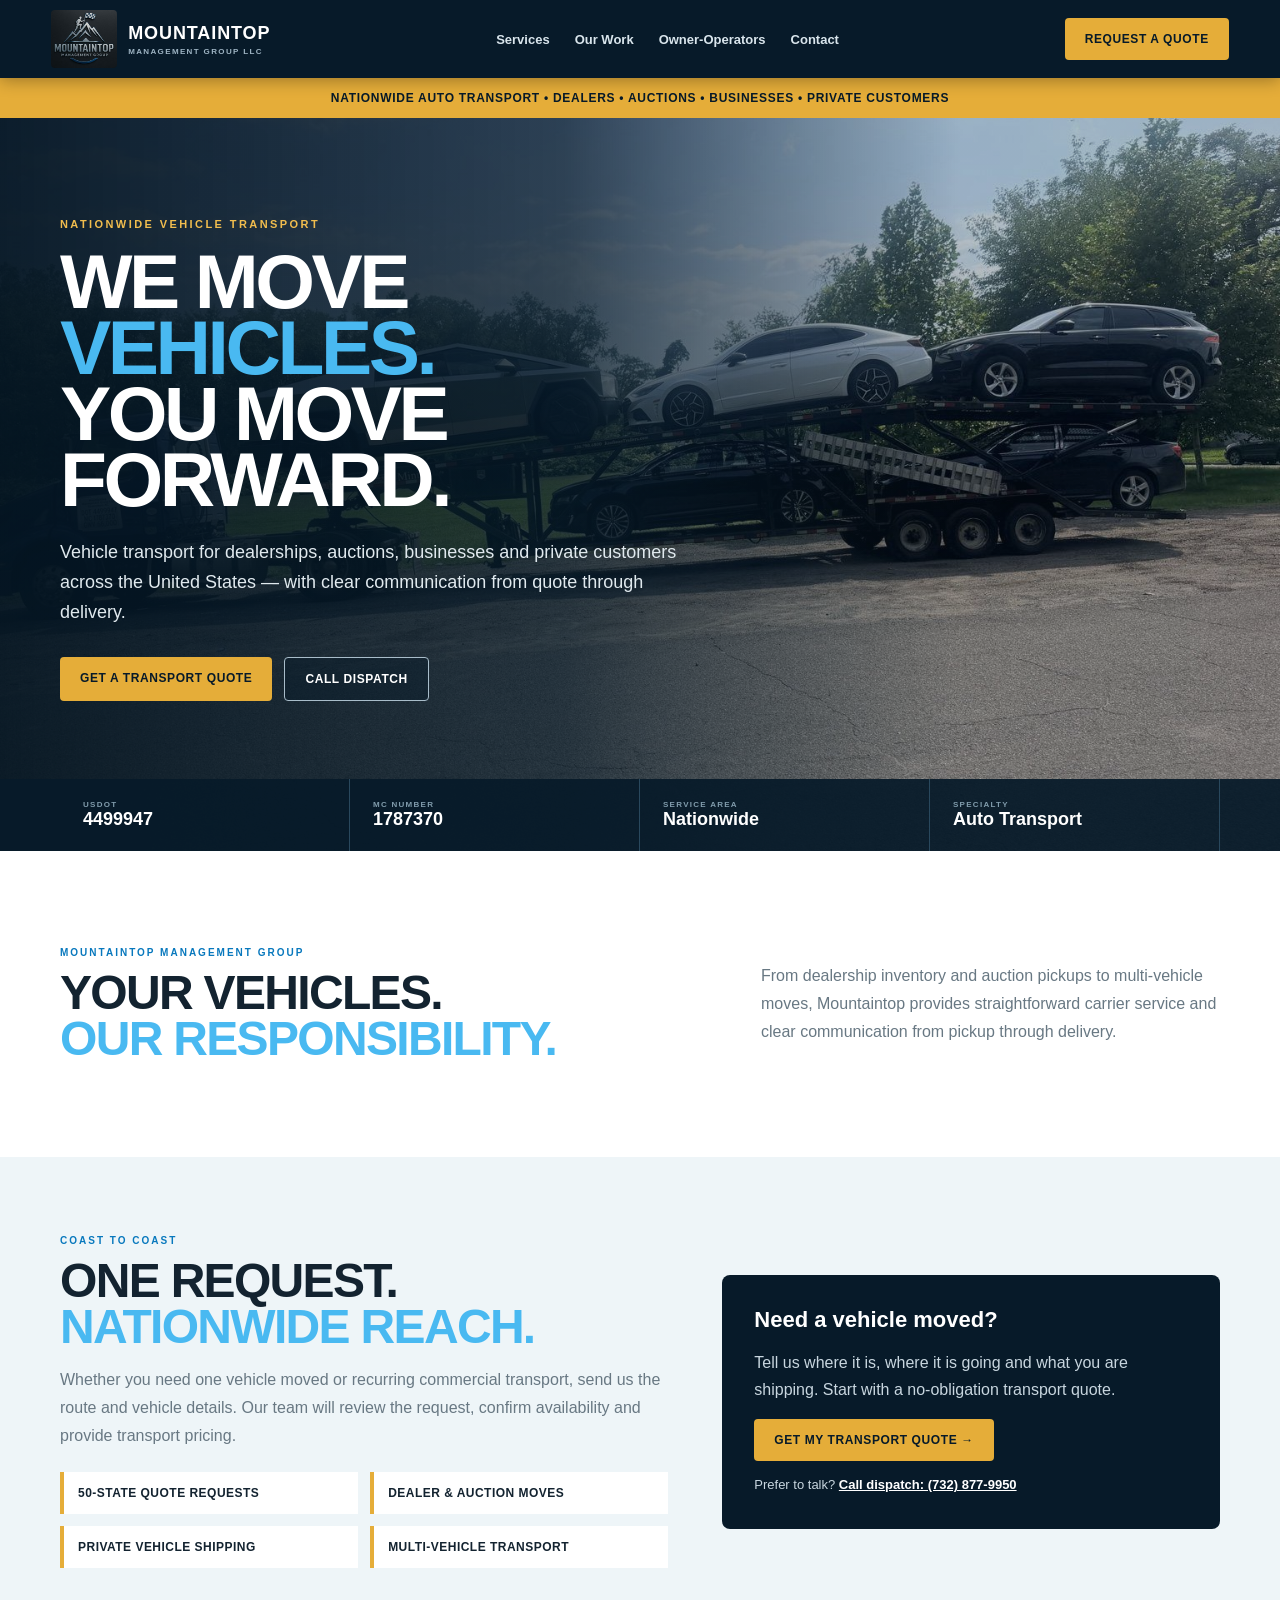
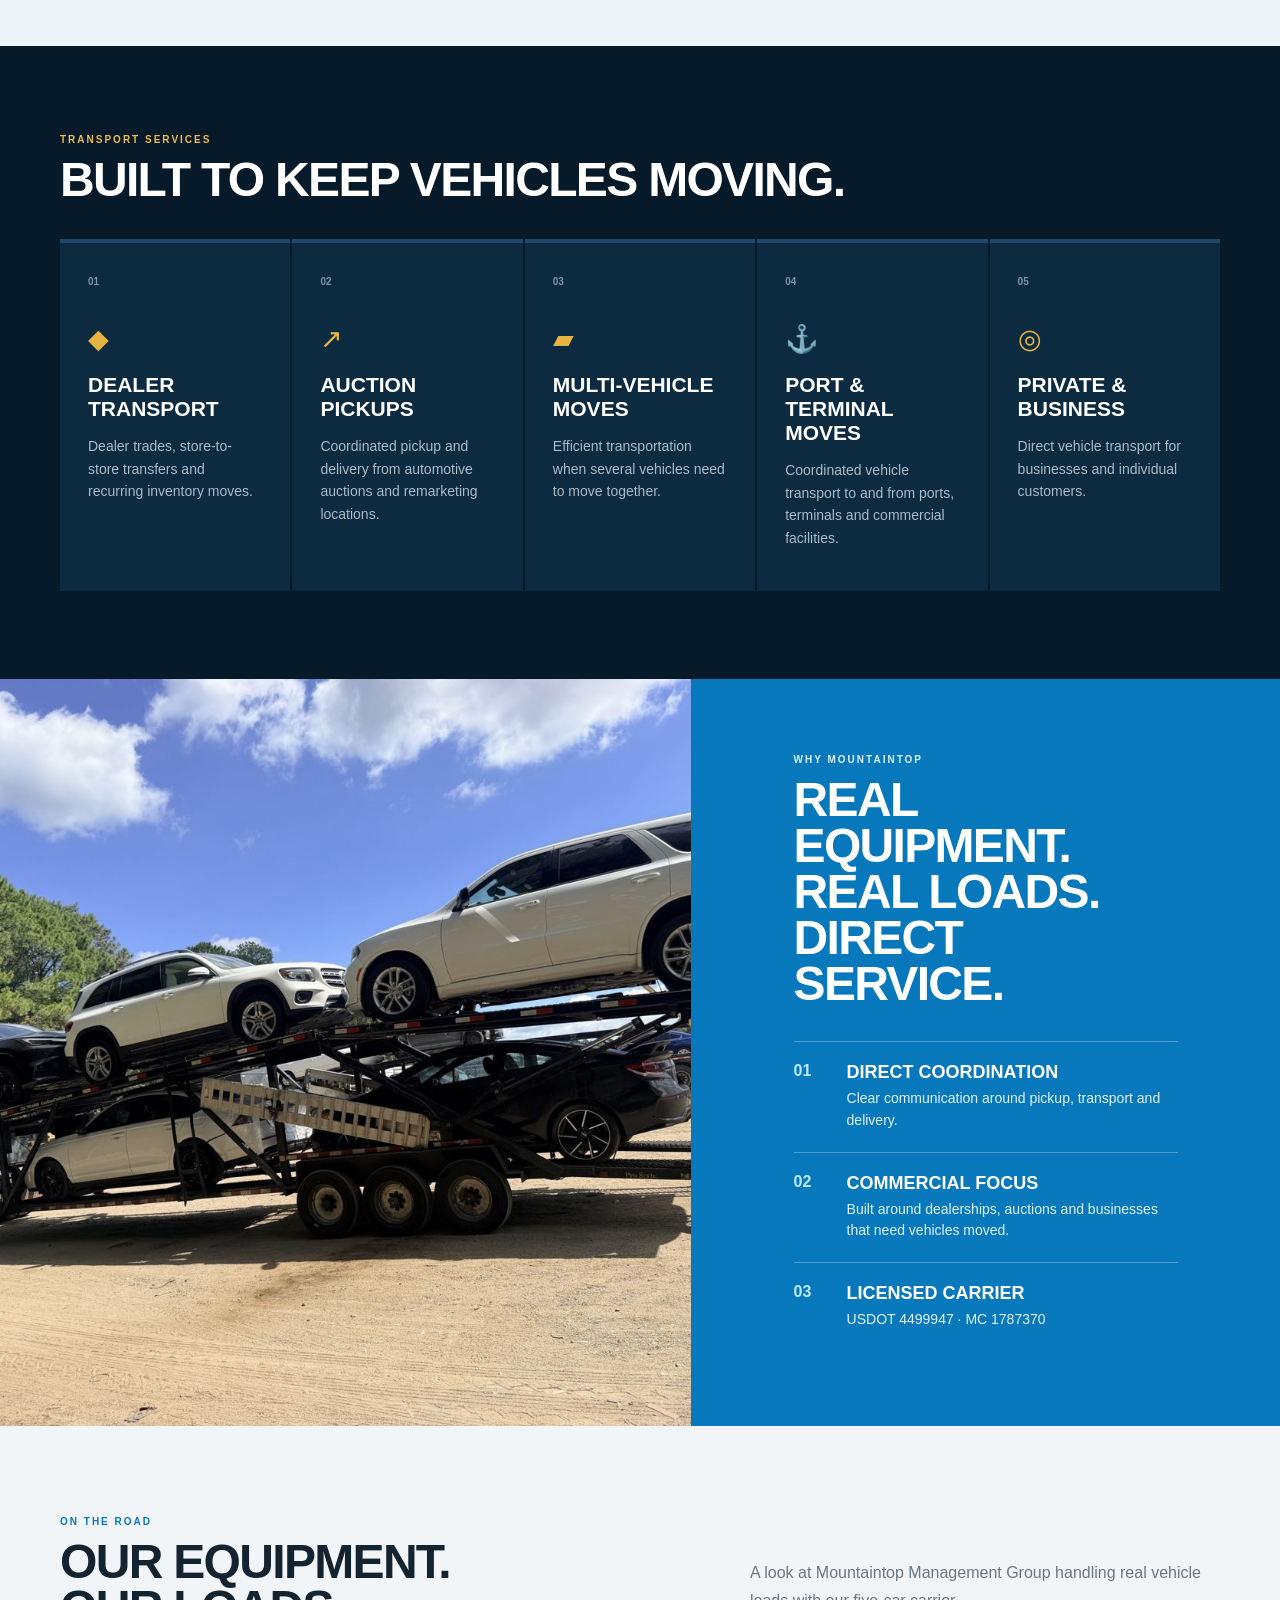
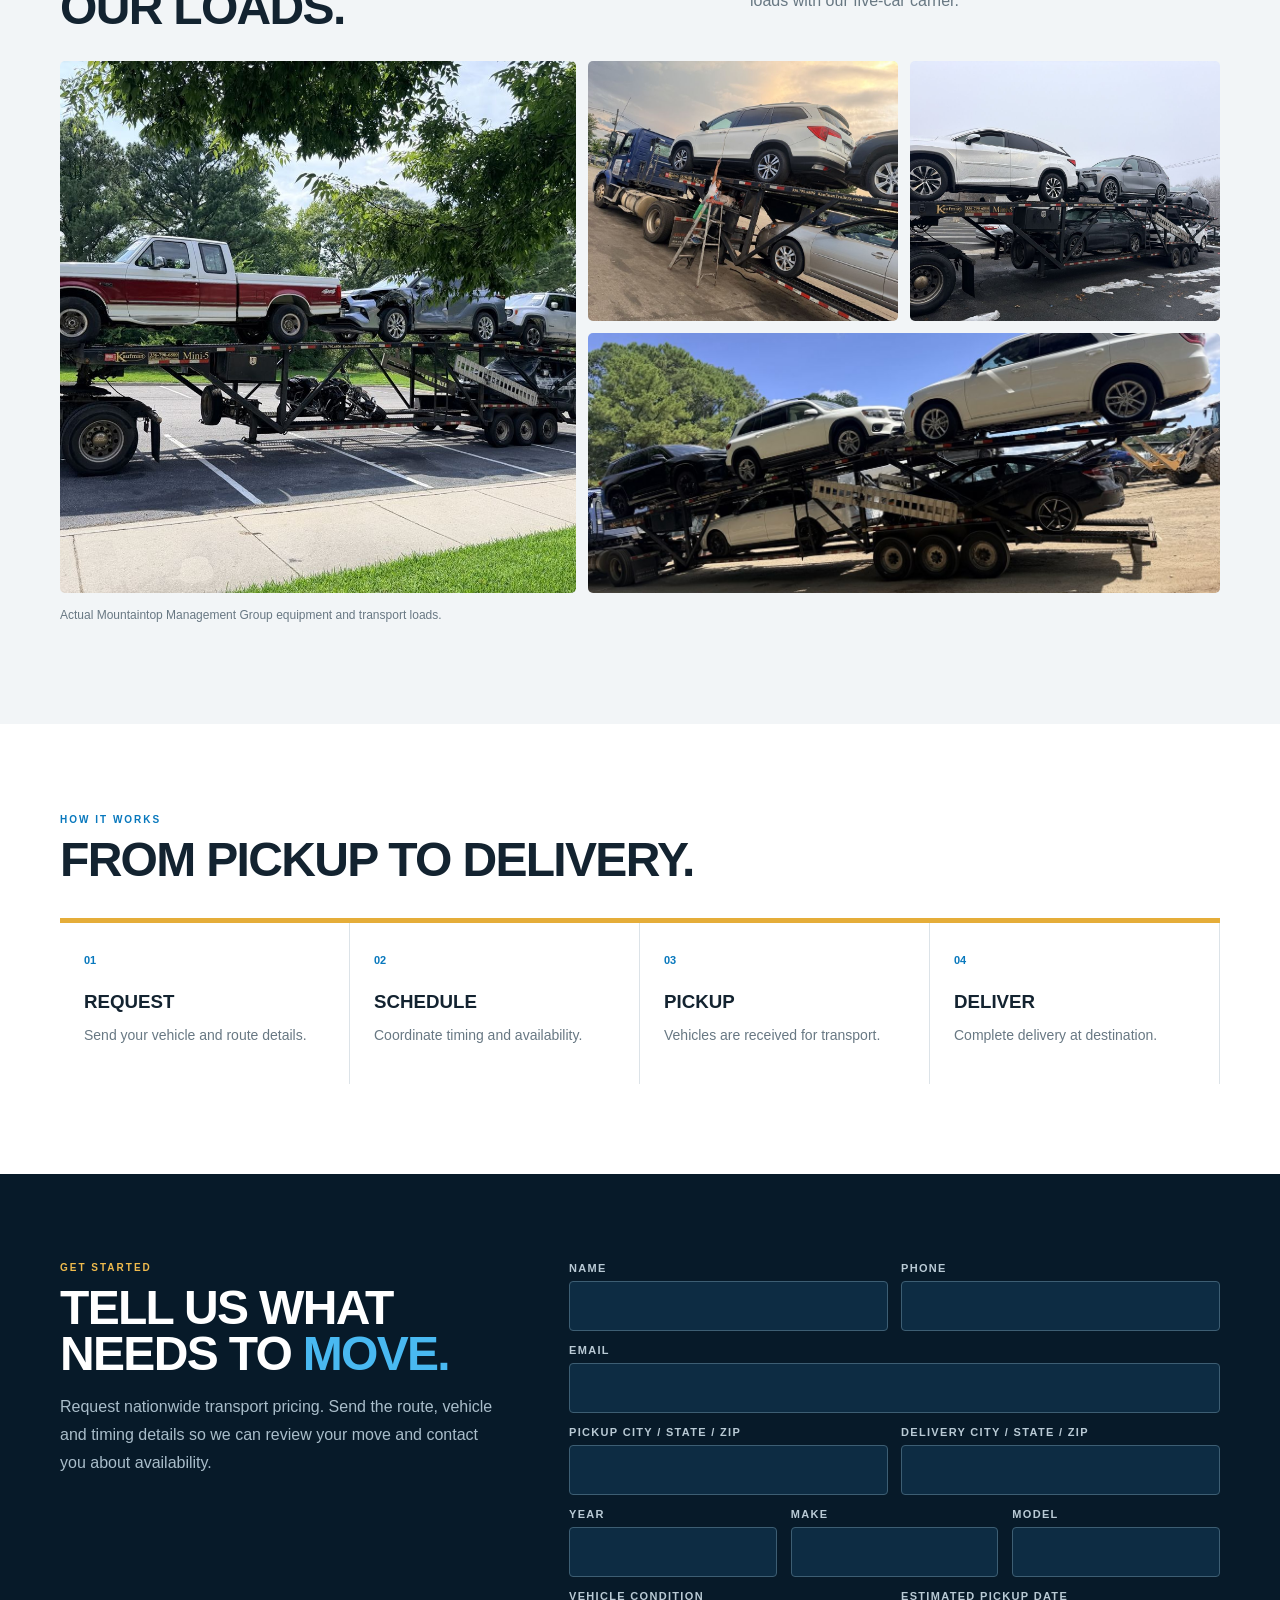
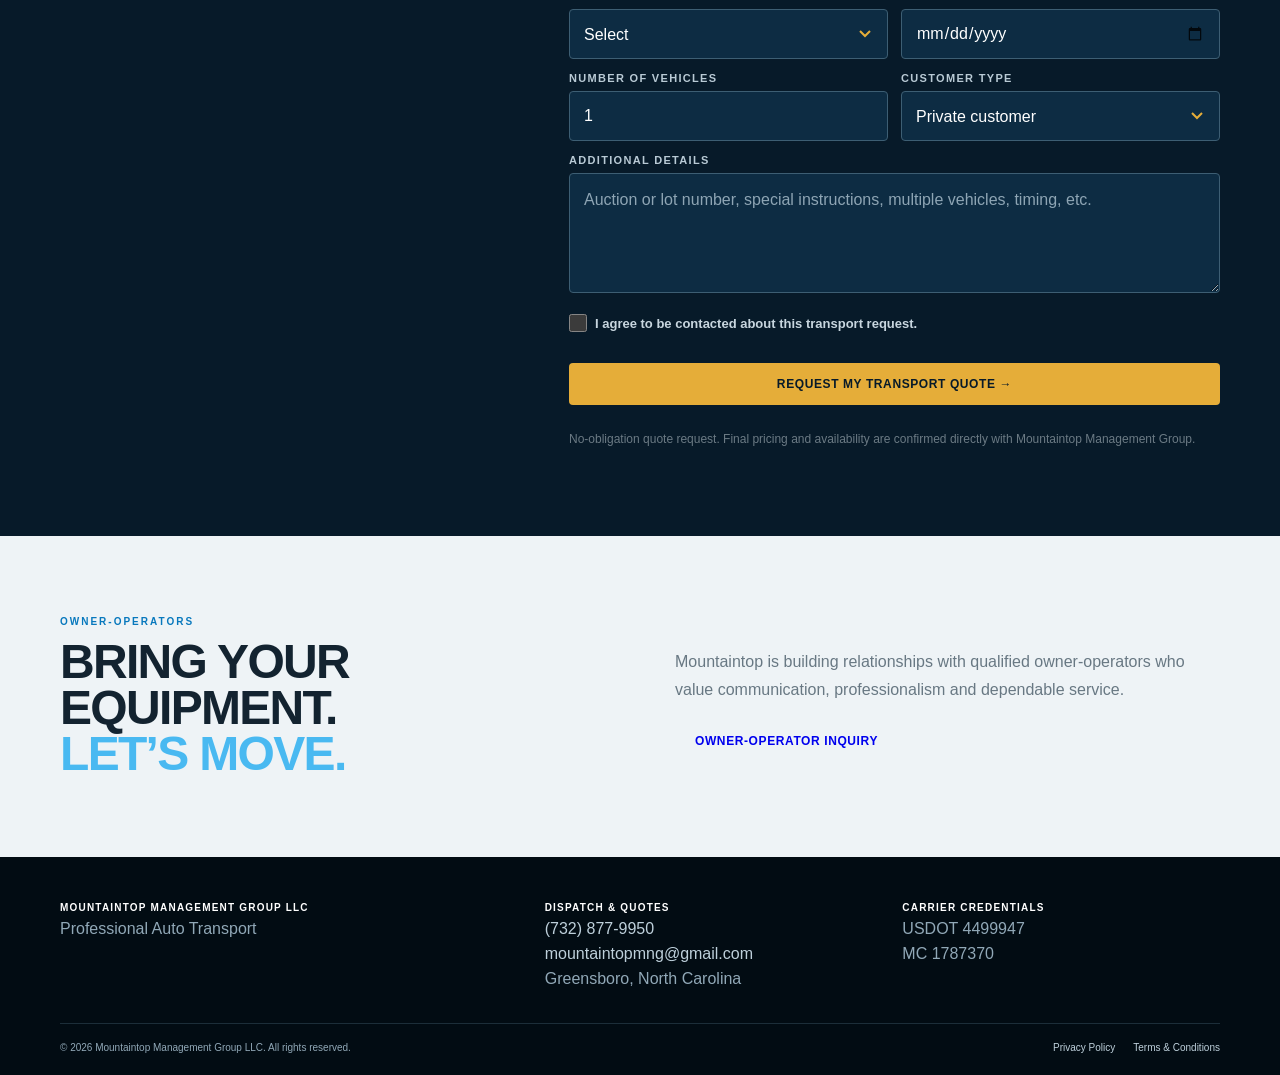
<file: index.html>
<!doctype html>
<html lang="en">
<head>
<meta charset="utf-8"><meta name="viewport" content="width=device-width,initial-scale=1,viewport-fit=cover">
<title>Nationwide Auto Transport | Mountaintop Management Group</title>
<meta name="description" content="Request nationwide vehicle transport with Mountaintop Management Group LLC. Auto transport for dealerships, auctions, businesses and private customers across the United States.">
<style>
*{box-sizing:border-box}html{scroll-behavior:smooth}body{margin:0;font-family:-apple-system,BlinkMacSystemFont,"Segoe UI",Arial,sans-serif;color:#132330;background:#fff}:root{--navy:#071a29;--steel:#193d58;--blue:#0878bd;--ice:#dcebf3;--gold:#e5ad39;--muted:#687883}.wrap{width:min(1160px,calc(100% - 38px));margin:auto}
header{height:78px;background:#071a29;display:flex;align-items:center;justify-content:space-between;padding:0 max(18px,4vw);position:sticky;top:0;z-index:30;box-shadow:0 2px 16px #0005}header img{width:66px;height:58px;object-fit:cover;object-position:center;border-radius:4px}.brand{display:flex;align-items:center;gap:11px;color:white;text-decoration:none}.brandtext{font-weight:900;font-size:18px;letter-spacing:.05em}.brandtext small{display:block;font-size:8px;color:#9eb4c3;letter-spacing:.17em;margin-top:3px}nav{display:flex;gap:25px}nav a{color:#d9e5ec;text-decoration:none;font-size:13px;font-weight:750}.btn{display:inline-block;padding:14px 20px;border-radius:4px;text-decoration:none;font-size:12px;font-weight:900;letter-spacing:.05em;border:0}.gold{background:var(--gold);color:#071a29}.outline{border:1px solid #a9bdca;color:white;background:#071a2966}.menu{display:none;color:white;font-size:26px}
.hero{min-height:700px;position:relative;color:white;background-image:linear-gradient(90deg,#041522f2 0%,#061a29c9 44%,#061a2945 75%),url("images/hero.jpg");background-size:cover;background-position:center 48%}.hero .wrap{padding-top:100px;position:relative;z-index:2}.eyebrow{font-size:11px;letter-spacing:.22em;font-weight:900;color:#f1bd4e;margin-bottom:18px}h1,h2,h3{margin-top:0}h1{font-size:clamp(58px,8vw,102px);line-height:.86;letter-spacing:-.045em;margin-bottom:26px;max-width:780px}h1 span,.blue{color:#49b9f1}.lead{max-width:630px;font-size:18px;line-height:1.65;color:#e0e9ee}.actions{display:flex;gap:12px;flex-wrap:wrap;margin-top:30px}.stats{position:absolute;bottom:0;left:0;right:0;background:#071a29ed;display:grid;grid-template-columns:repeat(4,1fr);padding:0 max(19px,calc((100% - 1160px)/2))}.stats div{padding:21px 23px;border-right:1px solid #29485d}.stats small{display:block;color:#819cac;font-size:8px;letter-spacing:.16em;font-weight:800}.stats strong{font-size:18px}
.intro{display:grid;grid-template-columns:1.15fr .85fr;gap:80px;padding:95px 0;align-items:center}.label{color:var(--blue);font-size:10px;letter-spacing:.2em;font-weight:900}.title{font-size:clamp(42px,5vw,64px);line-height:.96;letter-spacing:-.035em;margin:12px 0 0}.copy{color:var(--muted);line-height:1.75}.services{background:#071a29;color:white;padding:88px 0}.services .label{color:#efbb4d}.services .title{margin-bottom:36px}.cards{display:grid;grid-template-columns:repeat(4,1fr);gap:2px}.card{background:#0c2a40;padding:28px;min-height:245px;border-top:4px solid #1d4966}.card b{font-size:10px;color:#7895a8}.card i{display:block;font-style:normal;font-size:27px;color:#e8b441;margin:34px 0 18px}.card h3{font-size:21px;margin-bottom:9px}.card p{font-size:14px;color:#a9bcc8;line-height:1.6}
.feature{display:grid;grid-template-columns:1.08fr .92fr;min-height:610px}.feature-photo{background:url("images/carrier-suvs.jpg") center/cover no-repeat;min-height:520px}.feature-copy{background:#0878bd;color:white;padding:75px 8vw}.feature-copy .label{color:#d9f2ff}.feature-copy .title{margin-bottom:34px}.reason{border-top:1px solid #ffffff4a;padding:20px 0;display:grid;grid-template-columns:38px 1fr;gap:15px}.reason>b{color:#bce9ff}.reason h3{margin:0 0 5px;font-size:18px}.reason p{margin:0;color:#dff3fc;font-size:14px;line-height:1.55}
.gallery{padding:90px 0;background:#f2f5f7}.gallery-head{display:flex;justify-content:space-between;align-items:end;gap:25px;margin-bottom:30px}.gallery-head .copy{max-width:470px}.grid{display:grid;grid-template-columns:1.25fr .75fr .75fr;grid-template-rows:260px 260px;gap:12px}.grid img{width:100%;height:100%;object-fit:cover;border-radius:5px}.grid .big{grid-row:1/3}.grid .wide{grid-column:2/4}.caption{margin-top:15px;color:#687883;font-size:12px}
.process{padding:90px 0}.steps{display:grid;grid-template-columns:repeat(4,1fr);border-top:5px solid var(--gold);margin-top:35px}.step{padding:27px 24px;border-right:1px solid #dce3e8}.step b{color:var(--blue);font-size:11px}.step h3{margin:23px 0 5px}.step p{color:var(--muted);font-size:14px}
.quote{background:#071a29;color:white;padding:88px 0}.quotegrid{display:grid;grid-template-columns:.8fr 1.2fr;gap:75px}.quote .label{color:#efbb4d}.quote .copy{color:#a9bdca}form{display:grid;gap:13px}.two{display:grid;grid-template-columns:1fr 1fr;gap:13px}label{font-size:9px;letter-spacing:.12em;font-weight:900;color:#99afbd;text-transform:uppercase}input,textarea{display:block;width:100%;margin-top:6px;padding:14px;background:#0d2c43;border:1px solid #38576b;color:white;border-radius:3px;font:inherit}textarea{min-height:105px}.note{font-size:10px;color:#738d9d}
.operators{padding:80px 0;background:#eef3f6}.opgrid{display:grid;grid-template-columns:1fr 1fr;gap:70px;align-items:center}footer{background:#020c13;color:#91a8b7;padding:45px 0 22px}.footergrid{display:grid;grid-template-columns:1.4fr 1fr 1fr;gap:40px}.footergrid>div{display:flex;flex-direction:column;gap:7px}.footergrid b{color:white;font-size:10px;letter-spacing:.12em}.footergrid a{color:#bed0db;text-decoration:none}.legal{border-top:1px solid #1c2e39;margin-top:35px;padding-top:18px;font-size:10px}
@media(max-width:820px){header{height:68px}header img{width:52px;height:48px}.brandtext{font-size:14px}nav,header>.btn{display:none}.menu{display:block}.hero{min-height:710px;background-image:linear-gradient(180deg,#041522d9 0%,#061a2980 50%,#061a29c9 100%),url("images/hero.jpg");background-position:56% center}.hero .wrap{padding-top:68px}h1{font-size:52px;line-height:.9}.lead{font-size:15px;max-width:95%}.actions{display:grid;width:100%}.actions .btn{text-align:center}.stats{grid-template-columns:1fr 1fr;padding:0}.stats div{padding:12px 17px}.stats strong{font-size:14px}.intro,.feature,.quotegrid,.opgrid{grid-template-columns:1fr}.intro{gap:25px;padding:68px 0}.cards,.steps{grid-template-columns:1fr 1fr}.feature-photo{min-height:390px;background-position:center}.feature-copy{padding:60px 25px}.grid{grid-template-columns:1fr 1fr;grid-template-rows:270px 190px 190px}.grid .big{grid-column:1/3;grid-row:auto}.grid .wide{grid-column:auto}.quotegrid{gap:35px}.footergrid{grid-template-columns:1fr}}
@media(max-width:500px){.wrap{width:calc(100% - 32px)}.brandtext small{font-size:7px}.hero{min-height:730px}h1{font-size:48px}.title{font-size:40px}.cards,.steps{grid-template-columns:1fr}.card{min-height:205px}.grid{grid-template-columns:1fr;grid-template-rows:245px 190px 190px 190px}.grid .big,.grid .wide{grid-column:auto;grid-row:auto}.gallery-head{display:block}.two{grid-template-columns:1fr}.stats small{font-size:7px}.stats strong{font-size:13px}}

/* 2026 mobile polish */
.cards{grid-template-columns:repeat(5,1fr)}
.menu{background:transparent;border:0;cursor:pointer}
@media(max-width:760px){
header{height:72px;padding:0 16px}header img{width:72px;height:58px}.brand{gap:9px}.brandtext{font-size:16px}.brandtext small{font-size:7px}header>.btn{display:none}.menu{display:block}
nav{display:none;position:absolute;top:72px;left:0;right:0;background:#071a29;padding:12px 18px 20px;box-shadow:0 14px 24px #0007;flex-direction:column;gap:0}nav.open{display:flex}nav a{padding:15px 4px;border-bottom:1px solid #ffffff18;font-size:14px}
.hero{min-height:760px;background-position:62% center}.hero .wrap{padding-top:54px;padding-bottom:190px}.eyebrow{font-size:11px;letter-spacing:.19em}h1{font-size:46px;line-height:.88;letter-spacing:-.045em;margin-top:20px}.lead{font-size:16px;line-height:1.55;max-width:100%;margin-top:24px}.actions{gap:12px;margin-top:28px}.actions .btn{padding:17px 16px;font-size:12px}.stats{background:#061723f2}.stats div{min-height:62px;display:flex;flex-direction:column;justify-content:center}.stats small{font-size:8px}.stats strong{font-size:15px}.cards{grid-template-columns:1fr 1fr}.card{min-height:225px}.gallery{padding-top:72px}.process{padding-top:72px;padding-bottom:72px}.quote{padding-top:72px;padding-bottom:72px}form{padding:25px 20px}.operators{padding:64px 0}.footergrid{gap:26px}}
@media(max-width:500px){.hero{min-height:790px}h1{font-size:45px}.cards{grid-template-columns:1fr}.card{min-height:190px}.title{font-size:37px}.stats{grid-template-columns:1fr 1fr}.stats div{padding:12px 16px}}

.nationwide{padding:78px 0;background:#eef5f8}.nationwide-grid{display:grid;grid-template-columns:1.1fr .9fr;gap:54px;align-items:center}.nationwide-box{background:#071a29;color:white;padding:32px;border-radius:8px}.nationwide-box h3{font-size:22px;margin:0 0 16px}.nationwide-box p{color:#c8d6df;line-height:1.7}.nationwide-points{display:grid;grid-template-columns:1fr 1fr;gap:12px;margin-top:22px}.nationwide-points span{background:#fff;padding:14px;font-weight:800;font-size:12px;letter-spacing:.04em;border-left:4px solid var(--gold)}.trustbar{background:var(--gold);color:#071a29;padding:13px 18px;text-align:center;font-weight:900;letter-spacing:.06em;font-size:12px}.quote select,.quote input[type=date]{width:100%;font:inherit}.quote .three{display:grid;grid-template-columns:1fr 1fr 1fr;gap:14px}.quote .check{display:flex;align-items:center;gap:8px;margin:8px 0 18px}.quote .check input{width:auto}.quote .micro{font-size:12px;color:#6b7a84;line-height:1.5;margin-top:12px}@media(max-width:760px){.nationwide{padding:54px 0}.nationwide-grid{grid-template-columns:1fr;gap:28px}.nationwide-points{grid-template-columns:1fr}.quote .three{grid-template-columns:1fr}.trustbar{font-size:10px}}
.legal{display:flex;justify-content:space-between;flex-wrap:wrap;gap:10px}.legal-links{display:flex;gap:18px}.legal-links a{color:#bed0db;text-decoration:none}.legal-links a:hover{color:#fff}
.quote label{font-size:11px;color:#b9cad5}.quote input,.quote textarea,.quote select{display:block;width:100%;margin-top:7px;padding:14px;min-height:50px;background:#0d2c43;border:1px solid #3d5e73;color:#fff;border-radius:4px;font:inherit;font-size:16px;font-weight:500;letter-spacing:normal;text-transform:none;color-scheme:dark}.quote select{appearance:none;-webkit-appearance:none;cursor:pointer;padding-right:42px;background-image:url("data:image/svg+xml,%3Csvg xmlns=%27http://www.w3.org/2000/svg%27 width=%2712%27 height=%278%27 viewBox=%270 0 12 8%27%3E%3Cpath d=%27M1 1l5 5 5-5%27 fill=%27none%27 stroke=%27%23e5ad39%27 stroke-width=%272%27/%3E%3C/svg%3E");background-repeat:no-repeat;background-position:right 16px center}.quote select option{background:#0d2c43;color:#fff}.quote input::placeholder,.quote textarea::placeholder{color:#8ea5b4;opacity:1}.quote input:focus,.quote textarea:focus,.quote select:focus{outline:none;border-color:var(--gold);box-shadow:0 0 0 3px #e5ad3933}.quote input[type=date]::-webkit-calendar-picker-indicator{filter:invert(1);opacity:.8;cursor:pointer}.quote .check{font-size:13px;letter-spacing:normal;text-transform:none;font-weight:600;color:#c8d6df}.quote .check input{width:18px;min-height:18px;height:18px;margin:0;padding:0;accent-color:var(--gold)}.quote .two>label,.quote .three>label{display:block}.quote textarea{min-height:120px;line-height:1.5}.quote input[type=date]{font-size:16px}.quote input[type=date]::-webkit-datetime-edit{font-weight:500}
@media(min-width:761px){.hero .wrap{padding-bottom:150px}}
/* heading scale */h1{font-size:clamp(46px,6vw,78px)}.title{font-size:clamp(32px,3.8vw,48px)}@media(max-width:760px){h1{font-size:40px}.title{font-size:32px}}@media(max-width:500px){h1{font-size:38px}.title{font-size:30px}}
</style></head>
<body>
<header><a class="brand" href="#top"><img src="images/logo.jpg" alt="Mountaintop Management Group logo"><span class="brandtext">MOUNTAINTOP<small>MANAGEMENT GROUP LLC</small></span></a><nav id="mainNav"><a href="#services">Services</a><a href="#work">Our Work</a><a href="#operators">Owner-Operators</a><a href="#contact">Contact</a></nav><a class="btn gold" href="#quote">REQUEST A QUOTE</a><button class="menu" id="menuBtn" aria-label="Open menu" aria-expanded="false">☰</button></header>
<main id="top"><div class="trustbar">NATIONWIDE AUTO TRANSPORT • DEALERS • AUCTIONS • BUSINESSES • PRIVATE CUSTOMERS</div>
<section class="hero"><div class="wrap"><div class="eyebrow">NATIONWIDE VEHICLE TRANSPORT</div><h1>WE MOVE<br><span>VEHICLES.</span><br>YOU MOVE FORWARD.</h1><p class="lead">Vehicle transport for dealerships, auctions, businesses and private customers across the United States — with clear communication from quote through delivery.</p><div class="actions"><a class="btn gold" href="#quote">GET A TRANSPORT QUOTE</a><a class="btn outline" href="tel:+17328779950">CALL DISPATCH</a></div></div><div class="stats"><div><small>USDOT</small><strong>4499947</strong></div><div><small>MC NUMBER</small><strong>1787370</strong></div><div><small>SERVICE AREA</small><strong>Nationwide</strong></div><div><small>SPECIALTY</small><strong>Auto Transport</strong></div></div></section>
<section class="wrap intro"><div><div class="label">MOUNTAINTOP MANAGEMENT GROUP</div><h2 class="title">YOUR VEHICLES.<br><span class="blue">OUR RESPONSIBILITY.</span></h2></div><div><p class="copy">From dealership inventory and auction pickups to multi-vehicle moves, Mountaintop provides straightforward carrier service and clear communication from pickup through delivery.</p></div></section>
<section class="nationwide" id="nationwide"><div class="wrap nationwide-grid"><div><div class="label">COAST TO COAST</div><h2 class="title">ONE REQUEST.<br><span class="blue">NATIONWIDE REACH.</span></h2><p class="copy">Whether you need one vehicle moved or recurring commercial transport, send us the route and vehicle details. Our team will review the request, confirm availability and provide transport pricing.</p><div class="nationwide-points"><span>50-STATE QUOTE REQUESTS</span><span>DEALER & AUCTION MOVES</span><span>PRIVATE VEHICLE SHIPPING</span><span>MULTI-VEHICLE TRANSPORT</span></div></div><div class="nationwide-box"><h3>Need a vehicle moved?</h3><p>Tell us where it is, where it is going and what you are shipping. Start with a no-obligation transport quote.</p><a class="btn gold" href="#quote">GET MY TRANSPORT QUOTE →</a><p style="margin-bottom:0;font-size:13px">Prefer to talk? <a href="tel:+17328779950" style="color:#fff;font-weight:800">Call dispatch: (732) 877-9950</a></p></div></div></section>
<section class="services" id="services"><div class="wrap"><div class="label">TRANSPORT SERVICES</div><h2 class="title">BUILT TO KEEP VEHICLES MOVING.</h2><div class="cards"><article class="card"><b>01</b><i>◆</i><h3>DEALER TRANSPORT</h3><p>Dealer trades, store-to-store transfers and recurring inventory moves.</p></article><article class="card"><b>02</b><i>↗</i><h3>AUCTION PICKUPS</h3><p>Coordinated pickup and delivery from automotive auctions and remarketing locations.</p></article><article class="card"><b>03</b><i>▰</i><h3>MULTI-VEHICLE MOVES</h3><p>Efficient transportation when several vehicles need to move together.</p></article><article class="card"><b>04</b><i>⚓</i><h3>PORT & TERMINAL MOVES</h3><p>Coordinated vehicle transport to and from ports, terminals and commercial facilities.</p></article><article class="card"><b>05</b><i>◎</i><h3>PRIVATE & BUSINESS</h3><p>Direct vehicle transport for businesses and individual customers.</p></article></div></div></section>
<section class="feature"><div class="feature-photo"></div><div class="feature-copy"><div class="label">WHY MOUNTAINTOP</div><h2 class="title">REAL EQUIPMENT.<br>REAL LOADS.<br><span>DIRECT SERVICE.</span></h2><div class="reason"><b>01</b><div><h3>DIRECT COORDINATION</h3><p>Clear communication around pickup, transport and delivery.</p></div></div><div class="reason"><b>02</b><div><h3>COMMERCIAL FOCUS</h3><p>Built around dealerships, auctions and businesses that need vehicles moved.</p></div></div><div class="reason"><b>03</b><div><h3>LICENSED CARRIER</h3><p>USDOT 4499947 · MC 1787370</p></div></div></div></section>
<section class="gallery" id="work"><div class="wrap"><div class="gallery-head"><div><div class="label">ON THE ROAD</div><h2 class="title">OUR EQUIPMENT.<br>OUR LOADS.</h2></div><p class="copy">A look at Mountaintop Management Group handling real vehicle loads with our five-car carrier.</p></div><div class="grid"><img class="big" loading="lazy" src="images/carrier-loaded.jpg" alt="Mountaintop five-car carrier loaded with vehicles"><img loading="lazy" src="images/carrier-loading.jpg" alt="Mountaintop carrier during loading"><img loading="lazy" src="images/carrier-winter.jpg" alt="Mountaintop loaded carrier in winter"><img class="wide" loading="lazy" src="images/carrier-suvs.jpg" alt="Five-car carrier loaded with SUVs"></div><p class="caption">Actual Mountaintop Management Group equipment and transport loads.</p></div></section>
<section class="wrap process"><div class="label">HOW IT WORKS</div><h2 class="title">FROM PICKUP TO DELIVERY.</h2><div class="steps"><div class="step"><b>01</b><h3>REQUEST</h3><p>Send your vehicle and route details.</p></div><div class="step"><b>02</b><h3>SCHEDULE</h3><p>Coordinate timing and availability.</p></div><div class="step"><b>03</b><h3>PICKUP</h3><p>Vehicles are received for transport.</p></div><div class="step"><b>04</b><h3>DELIVER</h3><p>Complete delivery at destination.</p></div></div></section>
<section class="quote" id="quote"><div class="wrap quotegrid"><div><div class="label">GET STARTED</div><h2 class="title">TELL US WHAT<br>NEEDS TO <span class="blue">MOVE.</span></h2><p class="copy">Request nationwide transport pricing. Send the route, vehicle and timing details so we can review your move and contact you about availability.</p></div><form action="https://api.web3forms.com/submit" method="POST"><input type="hidden" name="access_key" value="ca909864-523d-4c3f-a007-fd0e6525fcac"><input type="hidden" name="subject" value="New Transport Quote Request - mountaintopmgmtg.com"><input type="hidden" name="from_name" value="Mountaintop Website"><input type="hidden" name="redirect" value="https://mountaintopmgmtg.com/thank-you"><input type="checkbox" name="botcheck" style="display:none" tabindex="-1" autocomplete="off"><div class="two"><label>Name<input name="Name" autocomplete="name" required></label><label>Phone<input type="tel" name="Phone" autocomplete="tel" required></label></div><label>Email<input type="email" name="email" autocomplete="email" required></label><div class="two"><label>Pickup City / State / ZIP<input name="Pickup" required></label><label>Delivery City / State / ZIP<input name="Delivery" required></label></div><div class="three"><label>Year<input name="Vehicle Year" inputmode="numeric" required></label><label>Make<input name="Vehicle Make" required></label><label>Model<input name="Vehicle Model" required></label></div><div class="two"><label>Vehicle Condition<select name="Vehicle Condition" required><option value="">Select</option><option>Runs and drives</option><option>Inoperable</option></select></label><label>Estimated Pickup Date<input type="date" name="Pickup Date"></label></div><div class="two"><label>Number of Vehicles<input type="number" min="1" name="Number of Vehicles" value="1" required></label><label>Customer Type<select name="Customer Type"><option>Private customer</option><option>Dealership</option><option>Auction / Remarketing</option><option>Business / Fleet</option></select></label></div><label>Additional Details<textarea name="Additional Details" placeholder="Auction or lot number, special instructions, multiple vehicles, timing, etc."></textarea></label><label class="check"><input type="checkbox" name="Consent to be contacted" value="Yes" required> I agree to be contacted about this transport request.</label><button class="btn gold" type="submit">REQUEST MY TRANSPORT QUOTE →</button><div class="micro">No-obligation quote request. Final pricing and availability are confirmed directly with Mountaintop Management Group.</div></form></div></section>
<section class="operators" id="operators"><div class="wrap opgrid"><div><div class="label">OWNER-OPERATORS</div><h2 class="title">BRING YOUR EQUIPMENT.<br><span class="blue">LET’S MOVE.</span></h2></div><div><p class="copy">Mountaintop is building relationships with qualified owner-operators who value communication, professionalism and dependable service.</p><a class="btn dark" href="mailto:mountaintopmng@gmail.com?subject=Owner%20Operator%20Inquiry">OWNER-OPERATOR INQUIRY</a></div></div></section>
</main>
<footer id="contact"><div class="wrap footergrid"><div><b>MOUNTAINTOP MANAGEMENT GROUP LLC</b><span>Professional Auto Transport</span></div><div><b>DISPATCH & QUOTES</b><a href="tel:+17328779950">(732) 877-9950</a><a href="mailto:mountaintopmng@gmail.com">mountaintopmng@gmail.com</a><span>Greensboro, North Carolina</span></div><div><b>CARRIER CREDENTIALS</b><span>USDOT 4499947</span><span>MC 1787370</span></div></div><div class="wrap legal">© 2026 Mountaintop Management Group LLC. All rights reserved.<span class="legal-links"><a href="/privacy-policy">Privacy Policy</a><a href="/terms-and-conditions">Terms &amp; Conditions</a></span></div></footer>
<script>const b=document.getElementById('menuBtn'),n=document.getElementById('mainNav');if(b&&n){b.addEventListener('click',()=>{const o=n.classList.toggle('open');b.setAttribute('aria-expanded',o);b.textContent=o?'✕':'☰'});n.querySelectorAll('a').forEach(a=>a.addEventListener('click',()=>{n.classList.remove('open');b.setAttribute('aria-expanded','false');b.textContent='☰'}));}</script></body></html>
</file>
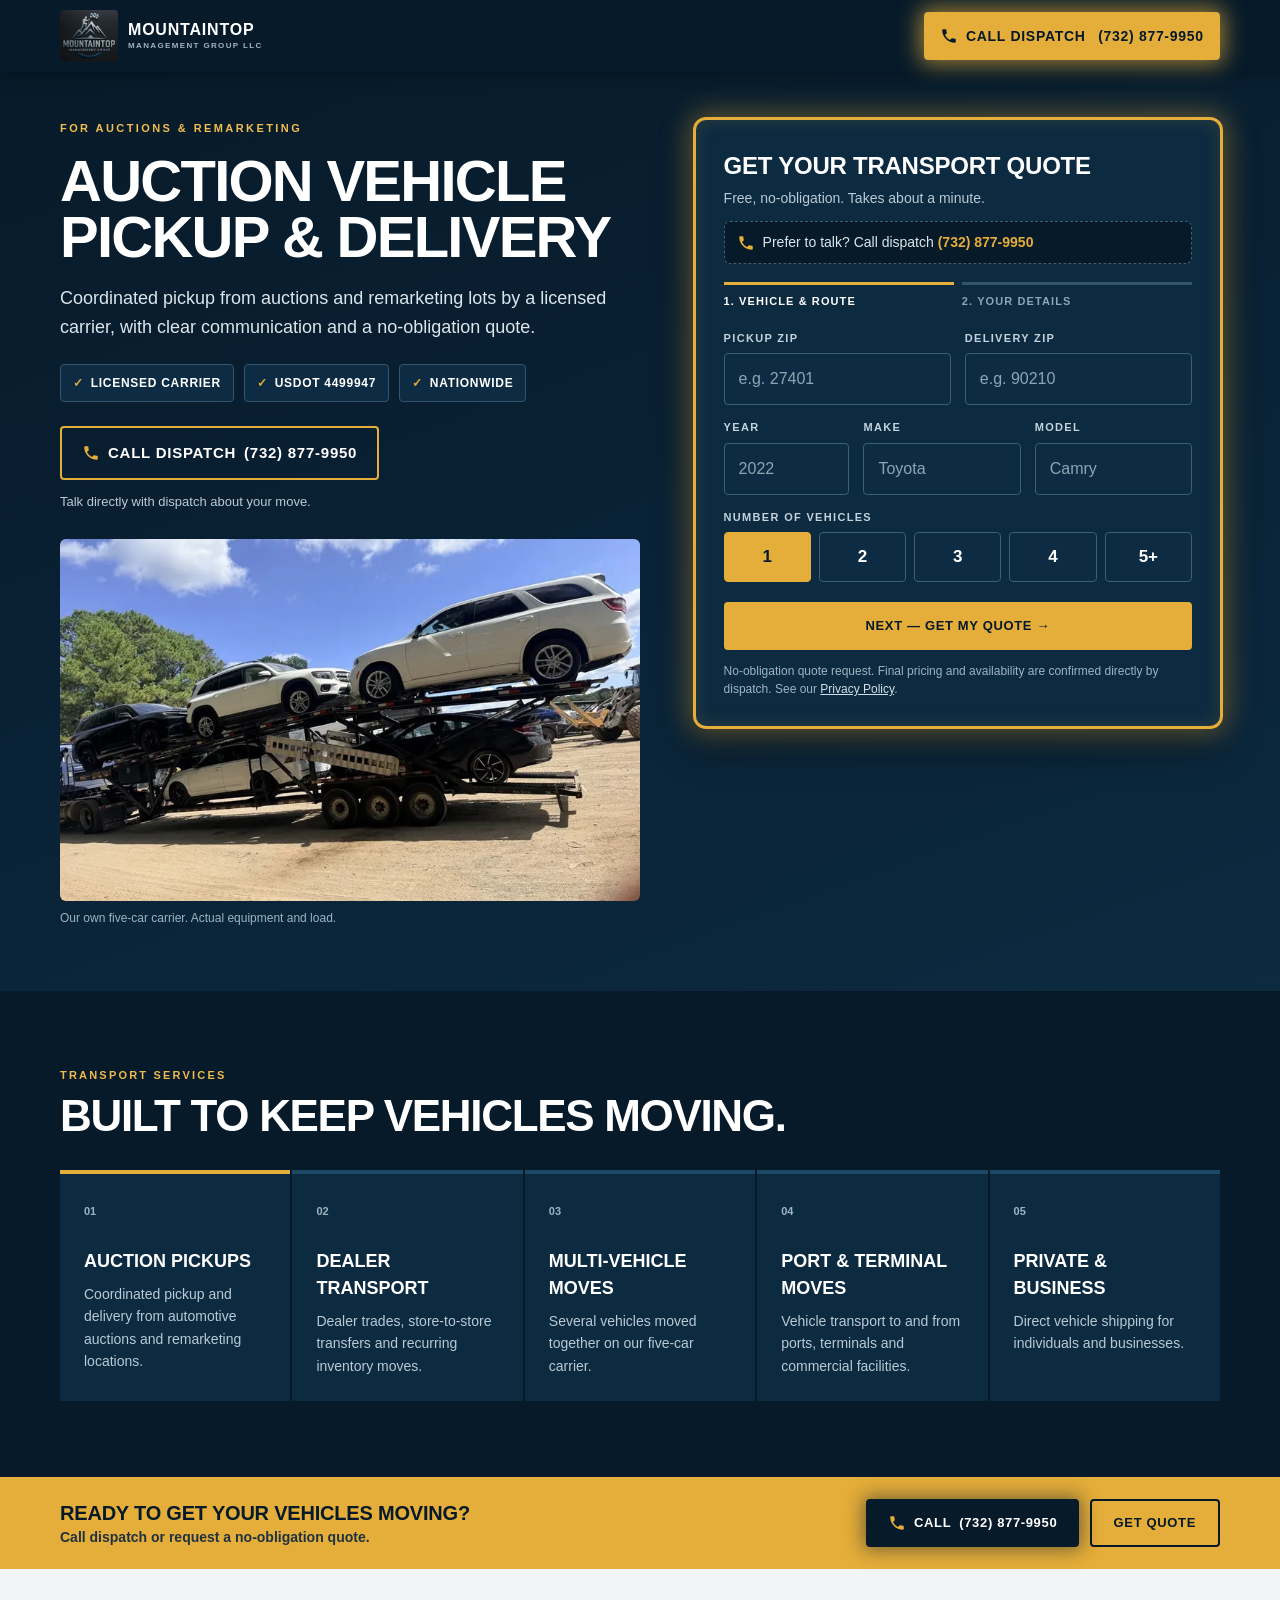
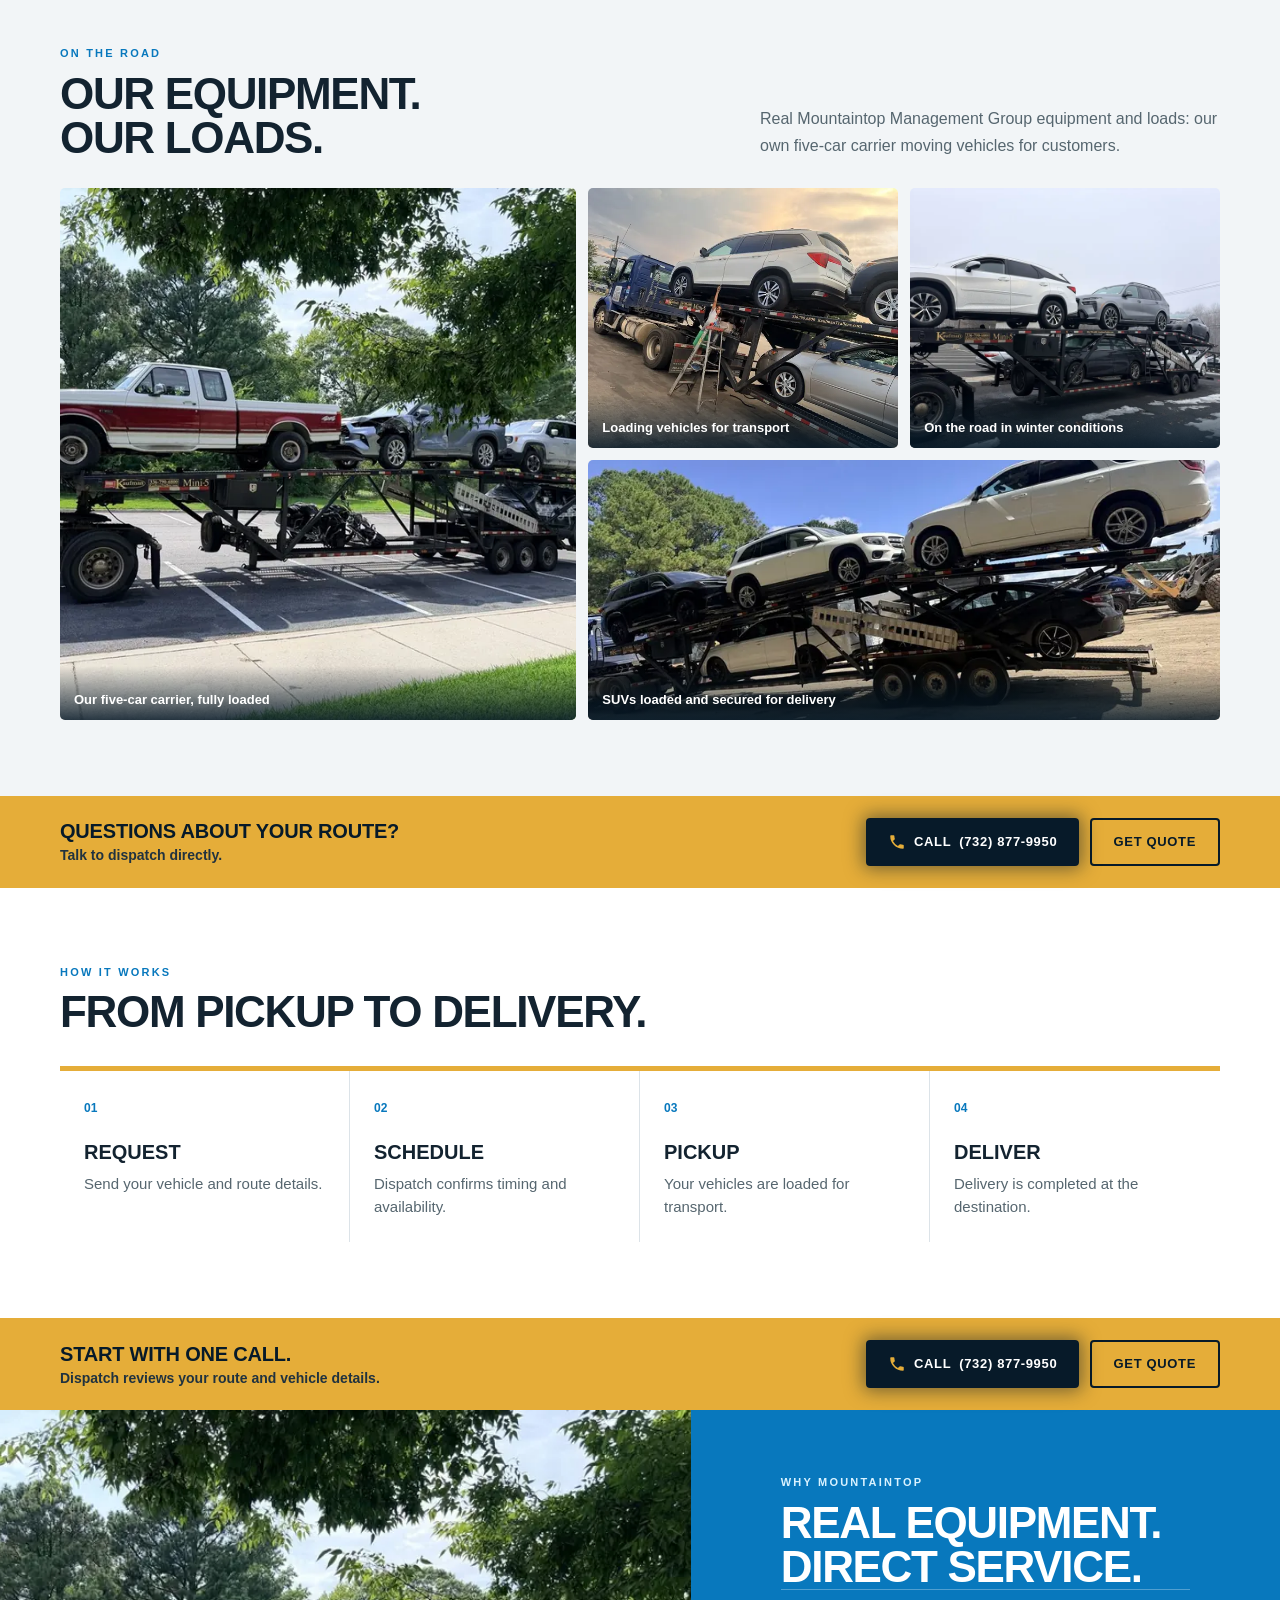
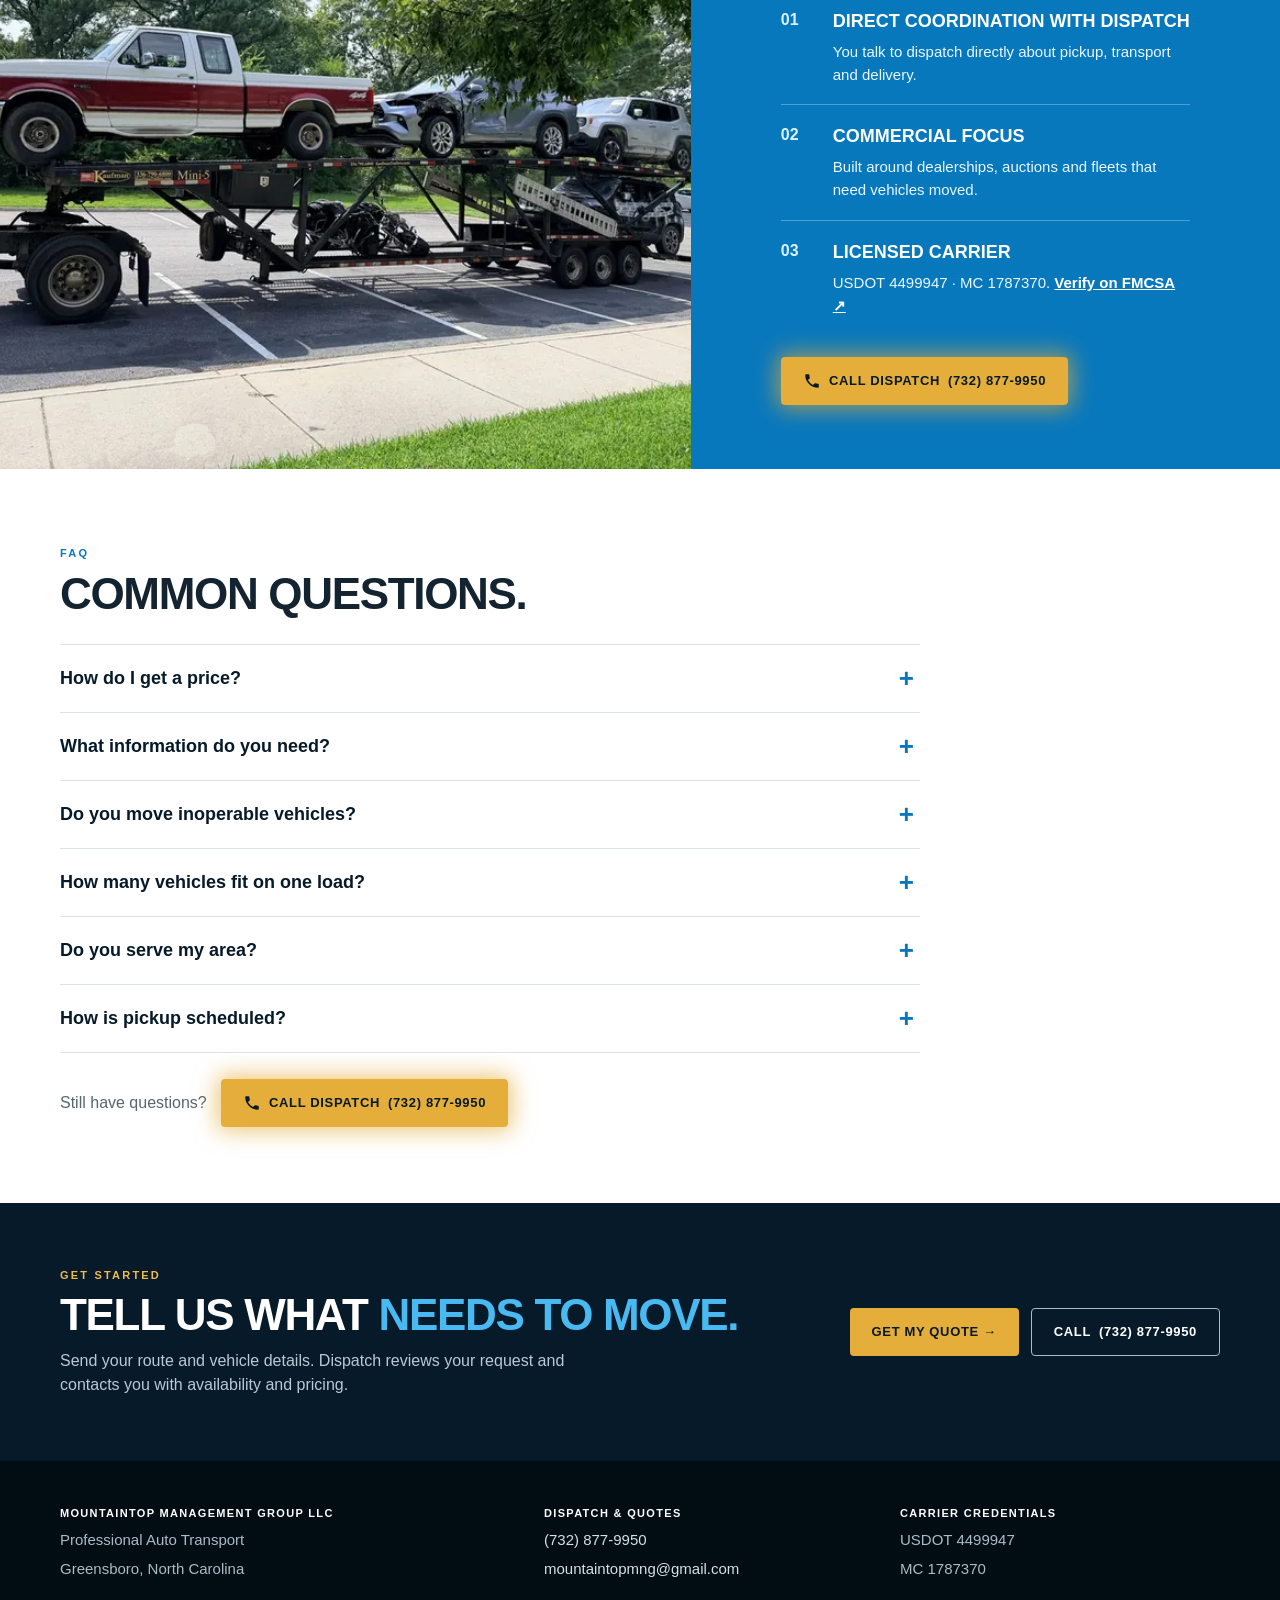
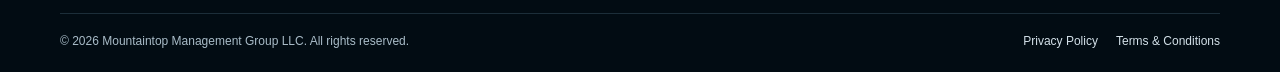
<file: auction-transport.html>
<!doctype html>
<html lang="en-US">
<head>
<meta charset="utf-8">
<meta name="viewport" content="width=device-width,initial-scale=1,viewport-fit=cover">
<title>Auction Vehicle Pickup &amp; Delivery | Mountaintop Management Group</title>
<meta name="description" content="Vehicle pickup from auctions and remarketing locations, delivered nationwide by a licensed carrier. USDOT 4499947. Request a no-obligation quote.">
<meta name="robots" content="noindex, follow">
<link rel="canonical" href="https://mountaintopmgmtg.com/auction-transport">
<link rel="icon" href="/images/logo.jpg">
<script src="/assets/config.js"></script>
<!-- Google Tag Manager (ID is set in /assets/config.js) -->
<script>window.dataLayer=window.dataLayer||[];(function(w,d,s,l,i){if(!i||/X{4}/.test(i))return;w[l].push({'gtm.start':new Date().getTime(),event:'gtm.js'});var f=d.getElementsByTagName(s)[0],j=d.createElement(s);j.async=true;j.src='https://www.googletagmanager.com/gtm.js?id='+i;f.parentNode.insertBefore(j,f);})(window,document,'script','dataLayer',(window.MTMG_CONFIG||{}).GTM_ID);</script>
<!-- End Google Tag Manager -->
<link rel="stylesheet" href="/assets/lp.css"><link rel="stylesheet" href="/assets/lp-v2.css">
<script type="application/ld+json">{"@context":"https://schema.org","@type":"MovingCompany","name":"Mountaintop Management Group LLC","description":"Professional auto transport","url":"https://mountaintopmgmtg.com/","logo":"https://mountaintopmgmtg.com/images/logo.jpg","image":"https://mountaintopmgmtg.com/images/carrier-loaded.jpg","telephone":"+1-732-877-9950","email":"mountaintopmng@gmail.com","address":{"@type":"PostalAddress","addressLocality":"Greensboro","addressRegion":"NC","addressCountry":"US"},"areaServed":{"@type":"Country","name":"United States"},"identifier":[{"@type":"PropertyValue","propertyID":"USDOT","value":"4499947"},{"@type":"PropertyValue","propertyID":"MC","value":"1787370"}]}</script>
<script type="application/ld+json">{"@context":"https://schema.org","@type":"FAQPage","mainEntity":[{"@type":"Question","name":"How do I get a price?","acceptedAnswer":{"@type":"Answer","text":"Fill out the quote form or call dispatch at (732) 877-9950. We review your route, vehicle and timing, then contact you with pricing. Quote requests are no-obligation."}},{"@type":"Question","name":"What information do you need?","acceptedAnswer":{"@type":"Answer","text":"Pickup and delivery ZIP codes, the year, make and model of each vehicle, the number of vehicles, whether the vehicle runs, your estimated pickup date and your contact details."}},{"@type":"Question","name":"Do you move inoperable vehicles?","acceptedAnswer":{"@type":"Answer","text":"Tell us the vehicle condition in the form and dispatch will confirm whether we can handle your move."}},{"@type":"Question","name":"How many vehicles fit on one load?","acceptedAnswer":{"@type":"Answer","text":"Our carrier holds up to five vehicles on one load, depending on vehicle size."}},{"@type":"Question","name":"Do you serve my area?","acceptedAnswer":{"@type":"Answer","text":"We take transport requests nationwide across the lower 48 states. Dispatch confirms availability for each route."}},{"@type":"Question","name":"How is pickup scheduled?","acceptedAnswer":{"@type":"Answer","text":"After you approve your quote, dispatch coordinates a pickup window with you or your contact at the dealership, auction or terminal, and keeps you updated through delivery."}}]}</script>
</head>
<body class="v2">
<!-- Google Tag Manager (noscript): replace GTM-XXXXXXX with the real container ID -->
<noscript><iframe src="https://www.googletagmanager.com/ns.html?id=GTM-XXXXXXX" height="0" width="0" style="display:none;visibility:hidden"></iframe></noscript>
<!-- End Google Tag Manager (noscript) -->
<a class="skip" href="#main">Skip to content</a>
<header class="lp-header"><div class="wrap">
<div class="brand"><img src="/images/logo-160.webp" width="58" height="52" alt="Mountaintop Management Group logo"><span class="brandtext">MOUNTAINTOP<small>MANAGEMENT GROUP LLC</small></span></div>
<a class="btn gold call-btn pulse js-tel" data-loc="header" href="tel:+17328779950"><svg class="ico" viewBox="0 0 24 24" aria-hidden="true"><path d="M6.6 10.8a15.1 15.1 0 0 0 6.6 6.6l2.2-2.2a1 1 0 0 1 1-.25 11.4 11.4 0 0 0 3.6.57 1 1 0 0 1 1 1V20a1 1 0 0 1-1 1A17 17 0 0 1 3 4a1 1 0 0 1 1-1h3.5a1 1 0 0 1 1 1c0 1.25.2 2.45.57 3.57a1 1 0 0 1-.25 1z"/></svg><span class="hide-sm">Call Dispatch&nbsp;</span><span class="js-phone">(732) 877-9950</span></a>
</div></header>
<main id="main">
<section class="hero"><div class="wrap hero-grid">
<div class="hero-copy"><div class="eyebrow">FOR AUCTIONS &amp; REMARKETING</div>
<h1>Auction Vehicle Pickup &amp; Delivery</h1>
<p class="sub">Coordinated pickup from auctions and remarketing lots by a licensed carrier, with clear communication and a no-obligation quote.</p>
<ul class="chips" aria-label="Carrier details"><li>Licensed Carrier</li><li>USDOT 4499947</li><li>Nationwide</li></ul><div class="hero-call"><a class="btn btn-call js-tel" data-loc="hero" href="tel:+17328779950"><svg class="ico" viewBox="0 0 24 24" aria-hidden="true"><path d="M6.6 10.8a15.1 15.1 0 0 0 6.6 6.6l2.2-2.2a1 1 0 0 1 1-.25 11.4 11.4 0 0 0 3.6.57 1 1 0 0 1 1 1V20a1 1 0 0 1-1 1A17 17 0 0 1 3 4a1 1 0 0 1 1-1h3.5a1 1 0 0 1 1 1c0 1.25.2 2.45.57 3.57a1 1 0 0 1-.25 1z"/></svg><span class="lbl">Call Dispatch</span> <span class="js-phone">(732) 877-9950</span></a><small>Talk directly with dispatch about your move.</small></div></div>
<div class="hero-form"><div class="form-card" id="quote">
<h2>Get Your Transport Quote</h2>
<p class="hint">Free, no-obligation. Takes about a minute.</p>
<a class="form-call js-tel" data-loc="form" href="tel:+17328779950"><svg class="ico" viewBox="0 0 24 24" aria-hidden="true"><path d="M6.6 10.8a15.1 15.1 0 0 0 6.6 6.6l2.2-2.2a1 1 0 0 1 1-.25 11.4 11.4 0 0 0 3.6.57 1 1 0 0 1 1 1V20a1 1 0 0 1-1 1A17 17 0 0 1 3 4a1 1 0 0 1 1-1h3.5a1 1 0 0 1 1 1c0 1.25.2 2.45.57 3.57a1 1 0 0 1-.25 1z"/></svg><span>Prefer to talk? Call dispatch <strong class="js-phone">(732) 877-9950</strong></span></a>
<form id="quoteForm" action="https://api.web3forms.com/submit" method="POST" novalidate>
<div class="progress" aria-hidden="true"><span class="on">1. Vehicle &amp; Route</span><span>2. Your Details</span></div>
<input type="hidden" name="access_key" value="ca909864-523d-4c3f-a007-fd0e6525fcac">
<input type="hidden" name="subject" value="New Transport Quote Request - Landing Page">
<input type="hidden" name="from_name" value="Mountaintop Landing Page">
<input type="hidden" name="redirect" value="https://mountaintopmgmtg.com/thank-you">
<input type="hidden" name="Page" value="/auction-transport">
<input type="hidden" name="gclid" value=""><input type="hidden" name="gbraid" value=""><input type="hidden" name="wbraid" value=""><input type="hidden" name="utm_source" value=""><input type="hidden" name="utm_medium" value=""><input type="hidden" name="utm_campaign" value=""><input type="hidden" name="utm_term" value=""><input type="hidden" name="utm_content" value=""><input type="hidden" name="landing_page" value="">
<div class="hp" aria-hidden="true"><label>Leave this empty<input type="checkbox" name="botcheck" tabindex="-1" autocomplete="off"></label></div>
<fieldset class="step" data-step="1"><legend class="sr">Step 1 of 2: vehicle and route</legend>
<div class="row2 keep2"><div class="f"><label for="pickup_zip">Pickup ZIP</label><input id="pickup_zip" name="Pickup ZIP" aria-describedby="pickup_zip-err" inputmode="numeric" autocomplete="off" maxlength="5" placeholder="e.g. 27401" required><p class="err" id="pickup_zip-err" aria-live="polite"></p></div><div class="f"><label for="delivery_zip">Delivery ZIP</label><input id="delivery_zip" name="Delivery ZIP" aria-describedby="delivery_zip-err" inputmode="numeric" autocomplete="off" maxlength="5" placeholder="e.g. 90210" required><p class="err" id="delivery_zip-err" aria-live="polite"></p></div></div>
<div class="row3 keep"><div class="f"><label for="year">Year</label><input id="year" name="Vehicle Year" aria-describedby="year-err" inputmode="numeric" maxlength="4" placeholder="2022" required><p class="err" id="year-err" aria-live="polite"></p></div><div class="f"><label for="make">Make</label><input id="make" name="Vehicle Make" aria-describedby="make-err" autocomplete="off" placeholder="Toyota" required><p class="err" id="make-err" aria-live="polite"></p></div><div class="f"><label for="model">Model</label><input id="model" name="Vehicle Model" aria-describedby="model-err" autocomplete="off" placeholder="Camry" required><p class="err" id="model-err" aria-live="polite"></p></div></div>
<fieldset class="seg f"><legend>Number of Vehicles</legend><input type="radio" id="veh0" name="Number of Vehicles" value="1" checked><label for="veh0">1</label><input type="radio" id="veh1" name="Number of Vehicles" value="2"><label for="veh1">2</label><input type="radio" id="veh2" name="Number of Vehicles" value="3"><label for="veh2">3</label><input type="radio" id="veh3" name="Number of Vehicles" value="4"><label for="veh3">4</label><input type="radio" id="veh4" name="Number of Vehicles" value="5+"><label for="veh4">5+</label></fieldset>
<button type="button" class="btn gold block js-next">Next — Get My Quote →</button>
</fieldset>
<fieldset class="step" data-step="2" hidden><legend class="sr">Step 2 of 2: your details</legend>
<div class="f"><label for="name">Name</label><input id="name" name="Name" aria-describedby="name-err" autocomplete="name" required><p class="err" id="name-err" aria-live="polite"></p></div>
<div class="row2"><div class="f"><label for="phone">Phone</label><input id="phone" name="Phone" aria-describedby="phone-err" type="tel" inputmode="tel" autocomplete="tel-national" placeholder="(555) 555-5555" required><p class="err" id="phone-err" aria-live="polite"></p></div><div class="f"><label for="email">Email</label><input id="email" name="email" aria-describedby="email-err" type="email" autocomplete="email" required><p class="err" id="email-err" aria-live="polite"></p></div></div>
<div class="row2"><div class="f"><label for="condition">Vehicle Condition</label><select id="condition" name="Vehicle Condition" aria-describedby="condition-err" required><option value="">Select</option><option>Runs and drives</option><option>Inoperable</option></select><p class="err" id="condition-err" aria-live="polite"></p></div><div class="f"><label for="pickup_date">Estimated Pickup Date <span class="opt">(optional)</span></label><input id="pickup_date" type="date" name="Pickup Date"><p class="err" id="pickup_date-err" aria-live="polite"></p></div></div>
<div class="f"><label for="ctype">Customer Type</label><select id="ctype" name="Customer Type"><option>Private customer</option><option>Dealership</option><option selected>Auction / Remarketing</option><option>Business / Fleet</option></select><p class="err" id="ctype-err" aria-live="polite"></p></div>
<div class="f"><label for="details">Additional Details <span class="opt">(optional)</span></label><textarea id="details" name="Additional Details" placeholder="Auction or lot number, special instructions, timing, etc."></textarea><p class="err" id="details-err" aria-live="polite"></p></div>
<div class="f"><label class="check" for="consent"><input type="checkbox" id="consent" name="Consent to be contacted" value="Yes" aria-describedby="consent-err" required> I agree to be contacted about this transport request.</label><p class="err" id="consent-err" aria-live="polite"></p></div>
<button type="submit" class="btn gold block">Request My Transport Quote →</button>
<div class="form-trust"><span>Licensed carrier</span><span>USDOT 4499947</span><span>No obligation</span></div>
<button type="button" class="back js-back">← Back to vehicle &amp; route</button>
</fieldset>
<p class="form-status" role="alert"></p>
<p class="micro">No-obligation quote request. Final pricing and availability are confirmed directly by dispatch. See our <a href="/privacy-policy" style="color:#d3e0e8">Privacy Policy</a>.</p>
</form>
</div></div>
<figure class="hero-photo"><img src="/images/carrier-suvs-800.webp" srcset="/images/carrier-suvs-800.webp 800w, /images/carrier-suvs.webp 1300w" sizes="(max-width:860px) 100vw, 560px" width="1300" height="975" alt="Mountaintop five-car carrier loaded with SUVs" fetchpriority="high"><figcaption>Our own five-car carrier. Actual equipment and load.</figcaption></figure>
</div></section>
<section class="sec services" aria-labelledby="svc-h"><div class="wrap">
<div class="label">Transport Services</div><h2 class="title" id="svc-h">Built to keep vehicles moving.</h2>
<div class="cards"><article class="card primary"><b>01</b><h3>Auction Pickups</h3><p>Coordinated pickup and delivery from automotive auctions and remarketing locations.</p></article><article class="card"><b>02</b><h3>Dealer Transport</h3><p>Dealer trades, store-to-store transfers and recurring inventory moves.</p></article><article class="card"><b>03</b><h3>Multi-Vehicle Moves</h3><p>Several vehicles moved together on our five-car carrier.</p></article><article class="card"><b>04</b><h3>Port &amp; Terminal Moves</h3><p>Vehicle transport to and from ports, terminals and commercial facilities.</p></article><article class="card"><b>05</b><h3>Private &amp; Business</h3><p>Direct vehicle shipping for individuals and businesses.</p></article></div><p class="swipe-hint">Swipe to see all services →</p></div></section>
<section class="strip" aria-label="Call or request a quote"><div class="wrap"><p>Ready to get your vehicles moving?<small>Call dispatch or request a no-obligation quote.</small></p><div class="acts"><a class="btn btn-dark pulse js-tel" data-loc="strip-services" href="tel:+17328779950"><svg class="ico" viewBox="0 0 24 24" aria-hidden="true"><path d="M6.6 10.8a15.1 15.1 0 0 0 6.6 6.6l2.2-2.2a1 1 0 0 1 1-.25 11.4 11.4 0 0 0 3.6.57 1 1 0 0 1 1 1V20a1 1 0 0 1-1 1A17 17 0 0 1 3 4a1 1 0 0 1 1-1h3.5a1 1 0 0 1 1 1c0 1.25.2 2.45.57 3.57a1 1 0 0 1-.25 1z"/></svg><span class="lbl">Call</span> <span class="js-phone">(732) 877-9950</span></a><a class="btn btn-line" href="#quote">Get Quote</a></div></div></section><section class="sec gallery" aria-labelledby="gal-h"><div class="wrap">
<div class="gallery-head"><div><div class="label">On the Road</div><h2 class="title" id="gal-h">Our equipment.<br>Our loads.</h2></div>
<p class="copy">Real Mountaintop Management Group equipment and loads: our own five-car carrier moving vehicles for customers.</p></div>
<div class="grid"><figure class="big"><img src="/images/carrier-loaded-800.webp" srcset="/images/carrier-loaded-800.webp 800w, /images/carrier-loaded.webp 1300w" sizes="(max-width:760px) 100vw, 45vw" width="1300" height="975" alt="Our five-car carrier, fully loaded" loading="lazy" decoding="async"><figcaption>Our five-car carrier, fully loaded</figcaption></figure><figure class=""><img src="/images/carrier-loading-800.webp" srcset="/images/carrier-loading-800.webp 600w, /images/carrier-loading.webp 975w" sizes="(max-width:760px) 50vw, 25vw" width="975" height="1300" alt="Loading vehicles for transport" loading="lazy" decoding="async"><figcaption>Loading vehicles for transport</figcaption></figure><figure class=""><img src="/images/carrier-winter-800.webp" srcset="/images/carrier-winter-800.webp 800w, /images/carrier-winter.webp 1300w" sizes="(max-width:760px) 50vw, 25vw" width="1300" height="975" alt="On the road in winter conditions" loading="lazy" decoding="async"><figcaption>On the road in winter conditions</figcaption></figure><figure class="wide"><img src="/images/carrier-suvs-800.webp" srcset="/images/carrier-suvs-800.webp 800w, /images/carrier-suvs.webp 1300w" sizes="(max-width:760px) 100vw, 50vw" width="1300" height="975" alt="SUVs loaded and secured for delivery" loading="lazy" decoding="async"><figcaption>SUVs loaded and secured for delivery</figcaption></figure></div><p class="swipe-hint">Swipe for more photos →</p></div></section>
<section class="strip" aria-label="Call or request a quote"><div class="wrap"><p>Questions about your route?<small>Talk to dispatch directly.</small></p><div class="acts"><a class="btn btn-dark pulse js-tel" data-loc="strip-gallery" href="tel:+17328779950"><svg class="ico" viewBox="0 0 24 24" aria-hidden="true"><path d="M6.6 10.8a15.1 15.1 0 0 0 6.6 6.6l2.2-2.2a1 1 0 0 1 1-.25 11.4 11.4 0 0 0 3.6.57 1 1 0 0 1 1 1V20a1 1 0 0 1-1 1A17 17 0 0 1 3 4a1 1 0 0 1 1-1h3.5a1 1 0 0 1 1 1c0 1.25.2 2.45.57 3.57a1 1 0 0 1-.25 1z"/></svg><span class="lbl">Call</span> <span class="js-phone">(732) 877-9950</span></a><a class="btn btn-line" href="#quote">Get Quote</a></div></div></section><!-- REVIEWS PLACEHOLDER: hidden until real Google reviews are added.
     To publish: remove the "hidden" attribute and paste real reviews only (no invented reviews or ratings). -->
<section class="sec reviews" id="reviews" hidden aria-labelledby="rev-h"><div class="wrap">
<div class="label">Customer Reviews</div><h2 class="title" id="rev-h">What customers say.</h2>
<!-- Paste real Google reviews here -->
</div></section>
<!-- END REVIEWS PLACEHOLDER -->
<section class="sec" aria-labelledby="how-h"><div class="wrap">
<div class="label">How It Works</div><h2 class="title" id="how-h">From pickup to delivery.</h2>
<div class="steps"><div class="stepbox"><b>01</b><h3>Request</h3><p>Send your vehicle and route details.</p></div><div class="stepbox"><b>02</b><h3>Schedule</h3><p>Dispatch confirms timing and availability.</p></div><div class="stepbox"><b>03</b><h3>Pickup</h3><p>Your vehicles are loaded for transport.</p></div><div class="stepbox"><b>04</b><h3>Deliver</h3><p>Delivery is completed at the destination.</p></div></div>
</div></section>
<section class="strip" aria-label="Call or request a quote"><div class="wrap"><p>Start with one call.<small>Dispatch reviews your route and vehicle details.</small></p><div class="acts"><a class="btn btn-dark pulse js-tel" data-loc="strip-how" href="tel:+17328779950"><svg class="ico" viewBox="0 0 24 24" aria-hidden="true"><path d="M6.6 10.8a15.1 15.1 0 0 0 6.6 6.6l2.2-2.2a1 1 0 0 1 1-.25 11.4 11.4 0 0 0 3.6.57 1 1 0 0 1 1 1V20a1 1 0 0 1-1 1A17 17 0 0 1 3 4a1 1 0 0 1 1-1h3.5a1 1 0 0 1 1 1c0 1.25.2 2.45.57 3.57a1 1 0 0 1-.25 1z"/></svg><span class="lbl">Call</span> <span class="js-phone">(732) 877-9950</span></a><a class="btn btn-line" href="#quote">Get Quote</a></div></div></section><section class="why" aria-labelledby="why-h"><figure class="why-photo"><img src="/images/carrier-loaded-800.webp" srcset="/images/carrier-loaded-800.webp 800w, /images/carrier-loaded.webp 1300w" sizes="(max-width:860px) 100vw, 54vw" width="1300" height="975" alt="Mountaintop five-car carrier loaded with vehicles" loading="lazy" decoding="async"></figure>
<div class="why-copy"><div class="label">Why Mountaintop</div><h2 class="title" id="why-h">Real equipment.<br>Direct service.</h2>
<div class="reason"><b>01</b><div><h3>Direct coordination with dispatch</h3><p>You talk to dispatch directly about pickup, transport and delivery.</p></div></div>
<div class="reason"><b>02</b><div><h3>Commercial focus</h3><p>Built around dealerships, auctions and fleets that need vehicles moved.</p></div></div>
<div class="reason"><b>03</b><div><h3>Licensed carrier</h3><p>USDOT 4499947 · MC 1787370. <a href="https://safer.fmcsa.dot.gov/CompanySnapshot.aspx" target="_blank" rel="noopener">Verify on FMCSA ↗</a></p></div></div>
<a class="btn gold pulse js-tel" data-loc="why" href="tel:+17328779950"><svg class="ico" viewBox="0 0 24 24" aria-hidden="true"><path d="M6.6 10.8a15.1 15.1 0 0 0 6.6 6.6l2.2-2.2a1 1 0 0 1 1-.25 11.4 11.4 0 0 0 3.6.57 1 1 0 0 1 1 1V20a1 1 0 0 1-1 1A17 17 0 0 1 3 4a1 1 0 0 1 1-1h3.5a1 1 0 0 1 1 1c0 1.25.2 2.45.57 3.57a1 1 0 0 1-.25 1z"/></svg><span class="lbl">Call Dispatch</span> <span class="js-phone">(732) 877-9950</span></a></div></section>
<section class="sec" aria-labelledby="faq-h"><div class="wrap faq">
<div class="label">FAQ</div><h2 class="title" id="faq-h">Common questions.</h2><details><summary>How do I get a price?</summary><p>Fill out the quote form or call dispatch at (732) 877-9950. We review your route, vehicle and timing, then contact you with pricing. Quote requests are no-obligation.</p></details><details><summary>What information do you need?</summary><p>Pickup and delivery ZIP codes, the year, make and model of each vehicle, the number of vehicles, whether the vehicle runs, your estimated pickup date and your contact details.</p></details><details><summary>Do you move inoperable vehicles?</summary><p>Tell us the vehicle condition in the form and dispatch will confirm whether we can handle your move.</p></details><details><summary>How many vehicles fit on one load?</summary><p>Our carrier holds up to five vehicles on one load, depending on vehicle size.</p></details><details><summary>Do you serve my area?</summary><p>We take transport requests nationwide across the lower 48 states. Dispatch confirms availability for each route.</p></details><details><summary>How is pickup scheduled?</summary><p>After you approve your quote, dispatch coordinates a pickup window with you or your contact at the dealership, auction or terminal, and keeps you updated through delivery.</p></details><div class="faq-call"><span>Still have questions?</span><a class="btn gold pulse js-tel" data-loc="faq" href="tel:+17328779950"><svg class="ico" viewBox="0 0 24 24" aria-hidden="true"><path d="M6.6 10.8a15.1 15.1 0 0 0 6.6 6.6l2.2-2.2a1 1 0 0 1 1-.25 11.4 11.4 0 0 0 3.6.57 1 1 0 0 1 1 1V20a1 1 0 0 1-1 1A17 17 0 0 1 3 4a1 1 0 0 1 1-1h3.5a1 1 0 0 1 1 1c0 1.25.2 2.45.57 3.57a1 1 0 0 1-.25 1z"/></svg><span class="lbl">Call Dispatch</span> <span class="js-phone">(732) 877-9950</span></a></div></div></section>
<section class="cta-band" aria-labelledby="cta-h"><div class="wrap">
<div><div class="label">Get Started</div><h2 class="title" id="cta-h">Tell us what <span class="blue">needs to move.</span></h2>
<p>Send your route and vehicle details. Dispatch reviews your request and contacts you with availability and pricing.</p></div>
<div class="cta-actions"><a class="btn gold" href="#quote">Get My Quote →</a><a class="btn outline js-tel" data-loc="cta" href="tel:+17328779950">Call <span class="js-phone">(732) 877-9950</span></a></div>
</div></section>
</main>
<footer class="lp-footer"><div class="wrap footergrid">
<div><b>MOUNTAINTOP MANAGEMENT GROUP LLC</b><span>Professional Auto Transport</span><span>Greensboro, North Carolina</span></div>
<div><b>DISPATCH &amp; QUOTES</b><a class="js-tel" data-loc="footer" href="tel:+17328779950"><span class="js-phone">(732) 877-9950</span></a><a class="js-email" href="mailto:mountaintopmng@gmail.com">mountaintopmng@gmail.com</a></div>
<div><b>CARRIER CREDENTIALS</b><span>USDOT 4499947</span><span>MC 1787370</span></div>
</div>
<div class="wrap legal"><span>© <span class="js-year">2026</span> Mountaintop Management Group LLC. All rights reserved.</span><nav aria-label="Legal"><a href="/privacy-policy">Privacy Policy</a><a href="/terms-and-conditions">Terms &amp; Conditions</a></nav></div>
</footer>
<div class="sticky-cta off" id="stickyCta"><a class="btn gold sc-call pulse js-tel" data-loc="sticky" href="tel:+17328779950"><svg class="ico" viewBox="0 0 24 24" aria-hidden="true"><path d="M6.6 10.8a15.1 15.1 0 0 0 6.6 6.6l2.2-2.2a1 1 0 0 1 1-.25 11.4 11.4 0 0 0 3.6.57 1 1 0 0 1 1 1V20a1 1 0 0 1-1 1A17 17 0 0 1 3 4a1 1 0 0 1 1-1h3.5a1 1 0 0 1 1 1c0 1.25.2 2.45.57 3.57a1 1 0 0 1-.25 1z"/></svg><span class="lbl">Call</span> <span class="js-phone">(732) 877-9950</span></a><a class="btn outline sc-quote" href="#quote">Get Quote</a></div>
<script src="/assets/lp.js" defer></script>
</body>
</html>
</file>
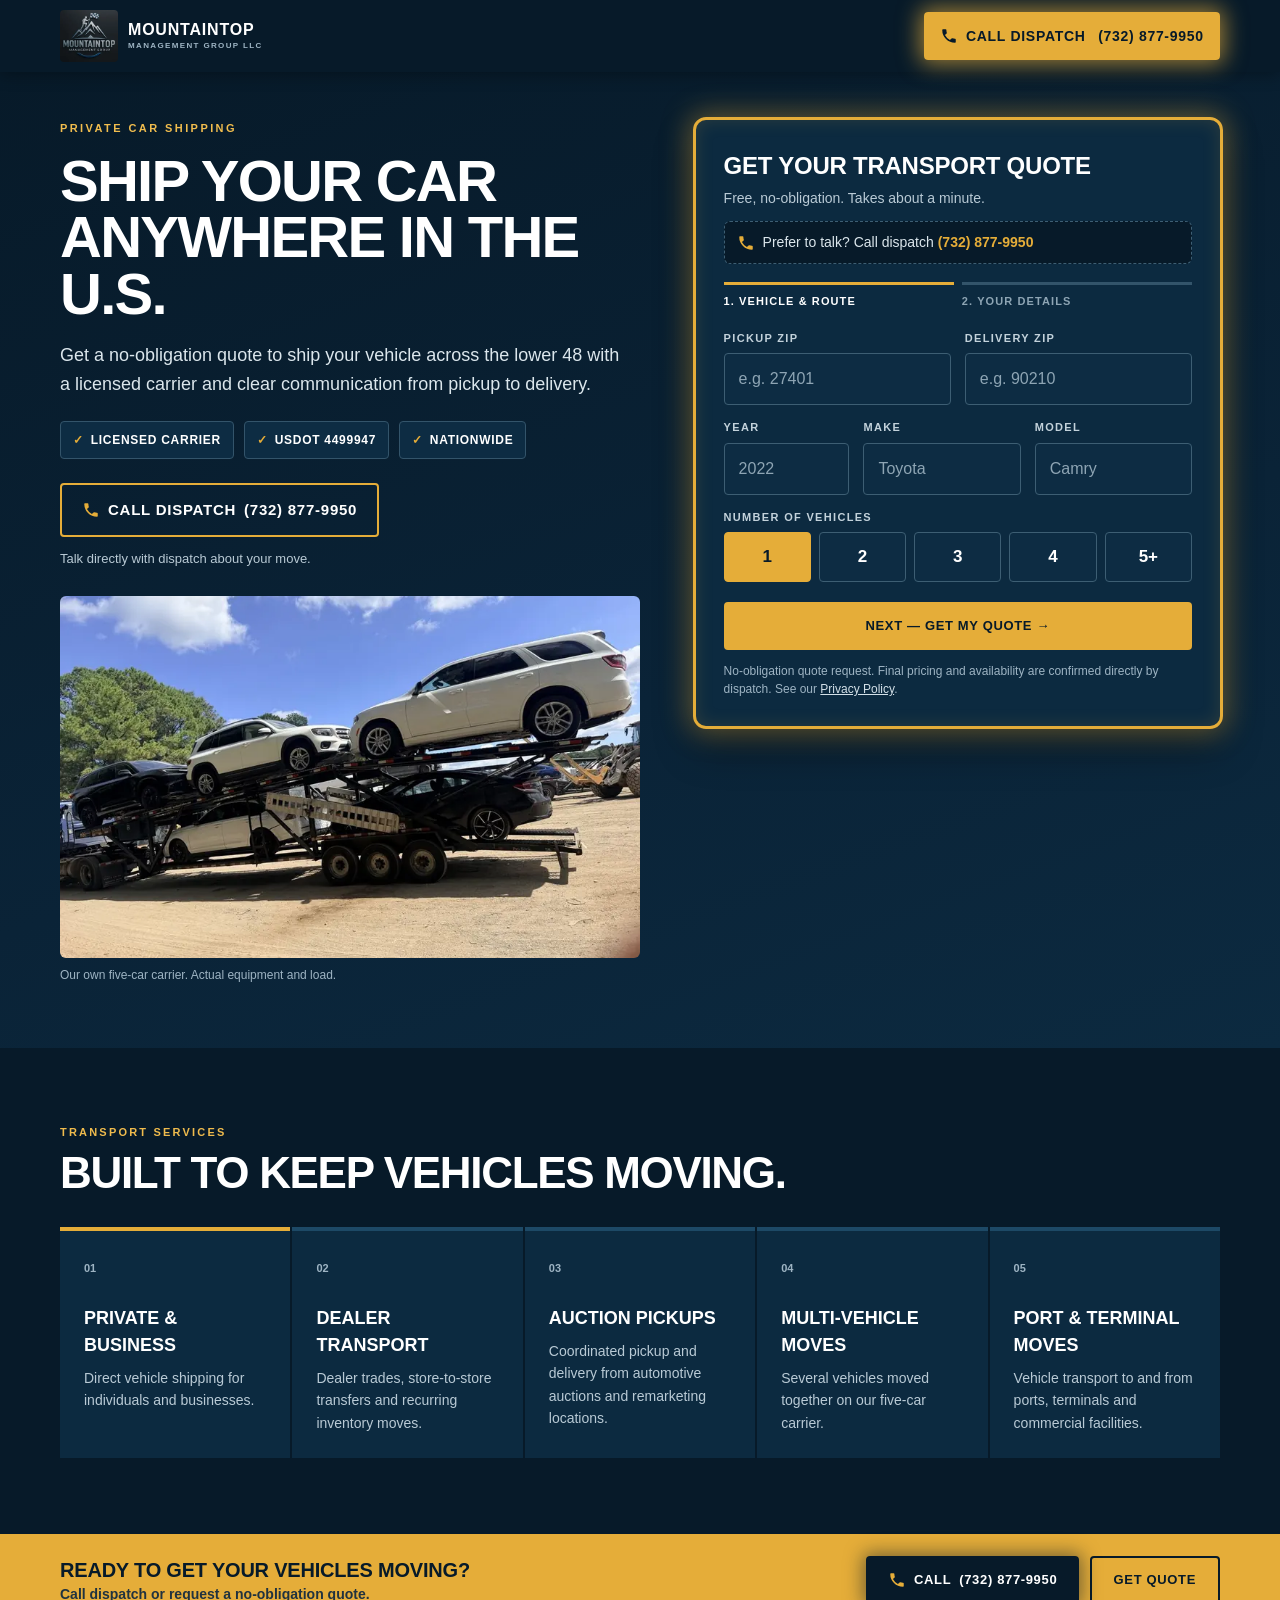
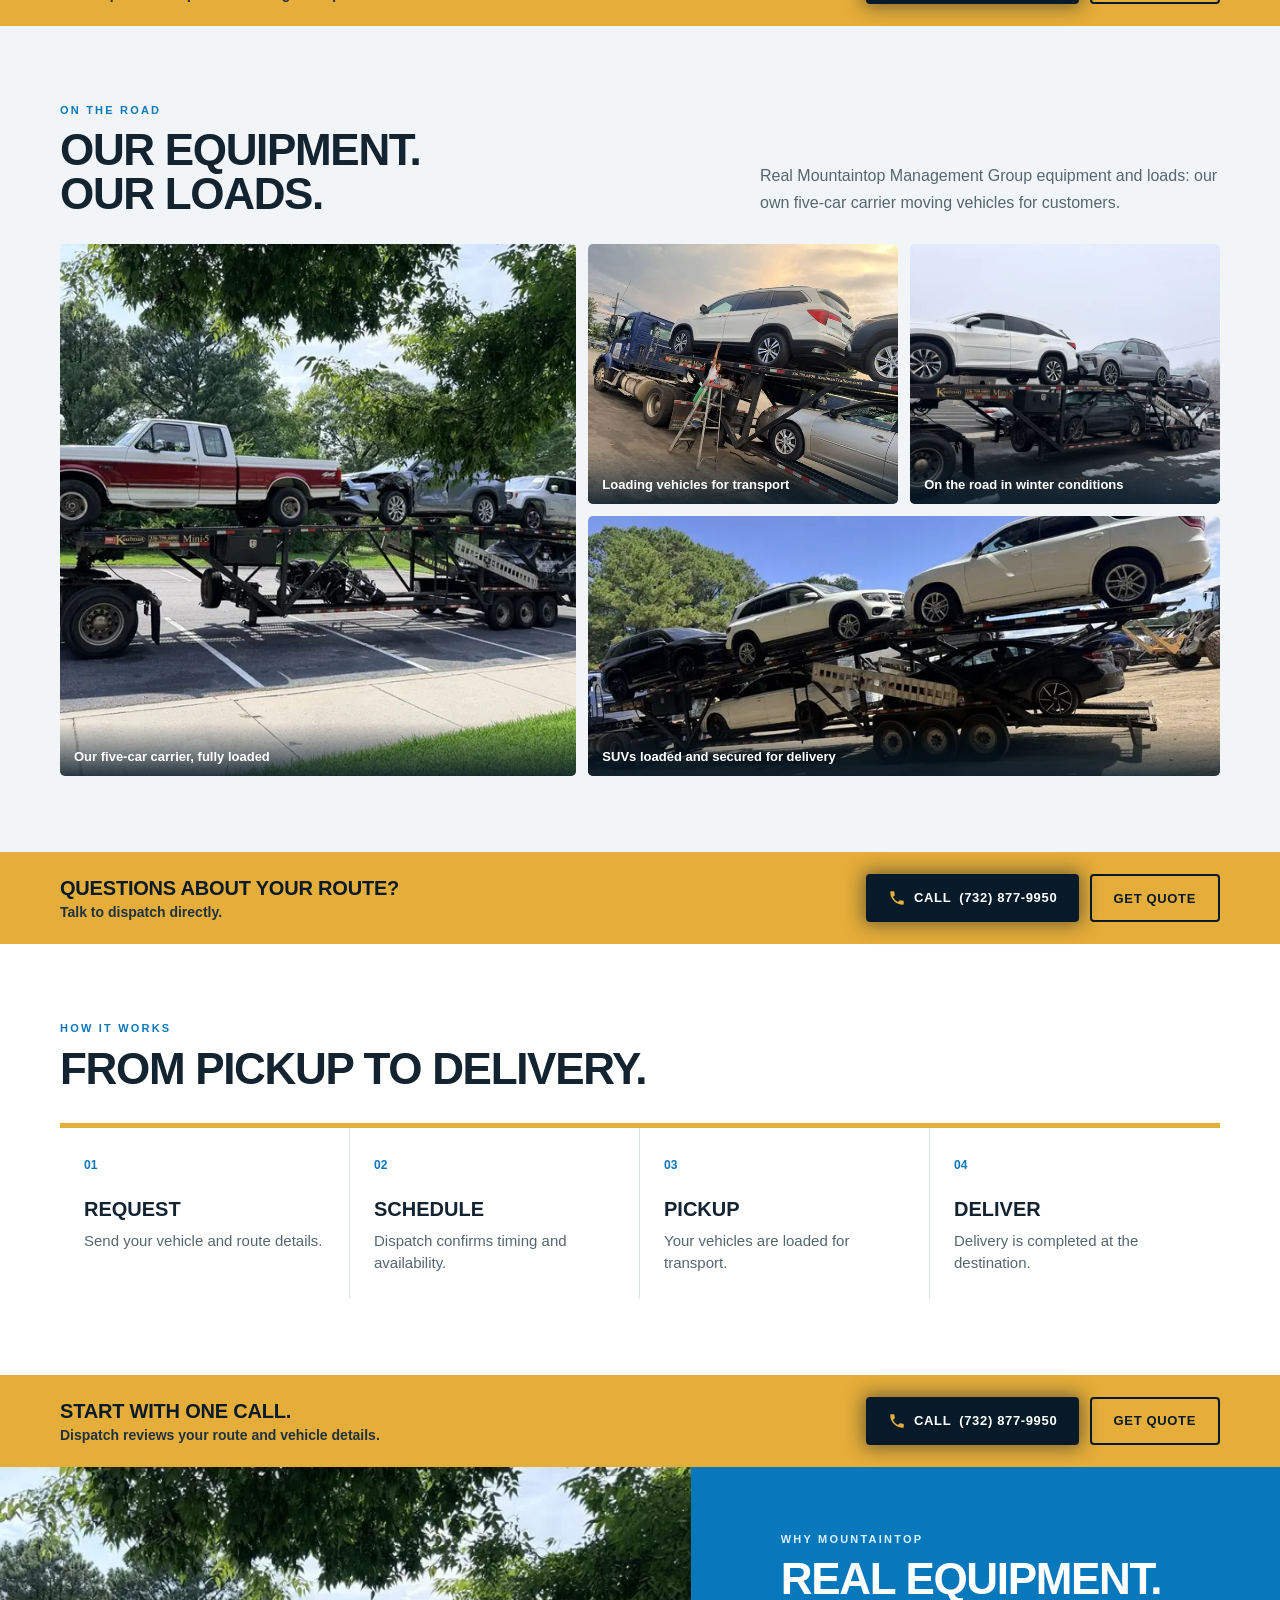
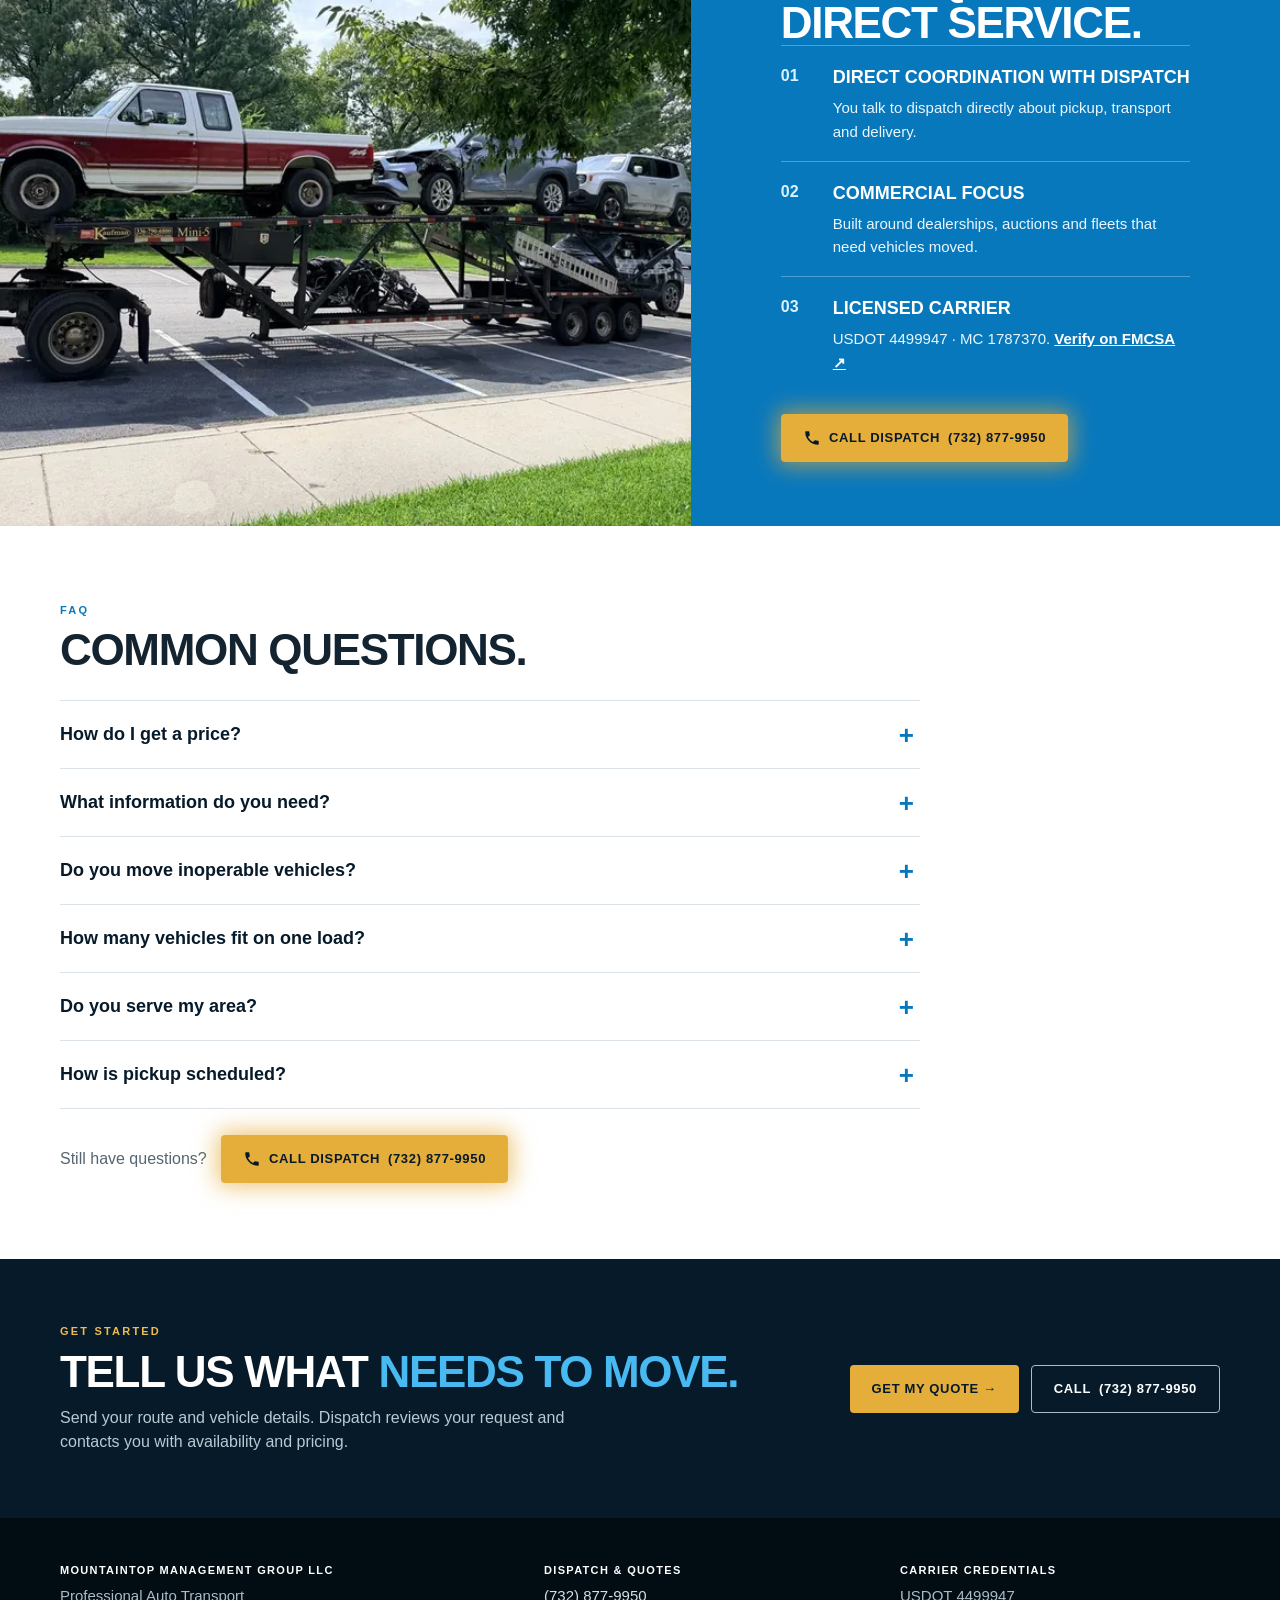
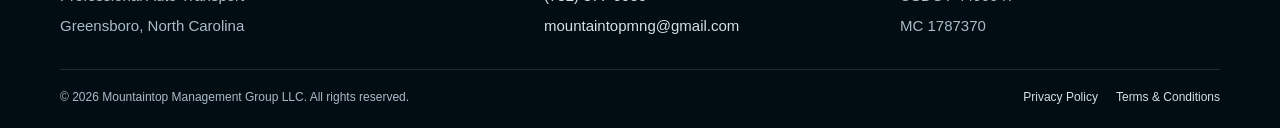
<file: car-shipping-quote.html>
<!doctype html>
<html lang="en-US">
<head>
<meta charset="utf-8">
<meta name="viewport" content="width=device-width,initial-scale=1,viewport-fit=cover">
<title>Ship Your Car Anywhere in the U.S. | Mountaintop Management Group</title>
<meta name="description" content="Get a no-obligation quote to ship your car across the lower 48 states with a licensed carrier. USDOT 4499947 · MC 1787370.">
<meta name="robots" content="noindex, follow">
<link rel="canonical" href="https://mountaintopmgmtg.com/car-shipping-quote">
<link rel="icon" href="/images/logo.jpg">
<script src="/assets/config.js"></script>
<!-- Google Tag Manager (ID is set in /assets/config.js) -->
<script>window.dataLayer=window.dataLayer||[];(function(w,d,s,l,i){if(!i||/X{4}/.test(i))return;w[l].push({'gtm.start':new Date().getTime(),event:'gtm.js'});var f=d.getElementsByTagName(s)[0],j=d.createElement(s);j.async=true;j.src='https://www.googletagmanager.com/gtm.js?id='+i;f.parentNode.insertBefore(j,f);})(window,document,'script','dataLayer',(window.MTMG_CONFIG||{}).GTM_ID);</script>
<!-- End Google Tag Manager -->
<link rel="stylesheet" href="/assets/lp.css"><link rel="stylesheet" href="/assets/lp-v2.css">
<script type="application/ld+json">{"@context":"https://schema.org","@type":"MovingCompany","name":"Mountaintop Management Group LLC","description":"Professional auto transport","url":"https://mountaintopmgmtg.com/","logo":"https://mountaintopmgmtg.com/images/logo.jpg","image":"https://mountaintopmgmtg.com/images/carrier-loaded.jpg","telephone":"+1-732-877-9950","email":"mountaintopmng@gmail.com","address":{"@type":"PostalAddress","addressLocality":"Greensboro","addressRegion":"NC","addressCountry":"US"},"areaServed":{"@type":"Country","name":"United States"},"identifier":[{"@type":"PropertyValue","propertyID":"USDOT","value":"4499947"},{"@type":"PropertyValue","propertyID":"MC","value":"1787370"}]}</script>
<script type="application/ld+json">{"@context":"https://schema.org","@type":"FAQPage","mainEntity":[{"@type":"Question","name":"How do I get a price?","acceptedAnswer":{"@type":"Answer","text":"Fill out the quote form or call dispatch at (732) 877-9950. We review your route, vehicle and timing, then contact you with pricing. Quote requests are no-obligation."}},{"@type":"Question","name":"What information do you need?","acceptedAnswer":{"@type":"Answer","text":"Pickup and delivery ZIP codes, the year, make and model of each vehicle, the number of vehicles, whether the vehicle runs, your estimated pickup date and your contact details."}},{"@type":"Question","name":"Do you move inoperable vehicles?","acceptedAnswer":{"@type":"Answer","text":"Tell us the vehicle condition in the form and dispatch will confirm whether we can handle your move."}},{"@type":"Question","name":"How many vehicles fit on one load?","acceptedAnswer":{"@type":"Answer","text":"Our carrier holds up to five vehicles on one load, depending on vehicle size."}},{"@type":"Question","name":"Do you serve my area?","acceptedAnswer":{"@type":"Answer","text":"We take transport requests nationwide across the lower 48 states. Dispatch confirms availability for each route."}},{"@type":"Question","name":"How is pickup scheduled?","acceptedAnswer":{"@type":"Answer","text":"After you approve your quote, dispatch coordinates a pickup window with you or your contact at the dealership, auction or terminal, and keeps you updated through delivery."}}]}</script>
</head>
<body class="v2">
<!-- Google Tag Manager (noscript): replace GTM-XXXXXXX with the real container ID -->
<noscript><iframe src="https://www.googletagmanager.com/ns.html?id=GTM-XXXXXXX" height="0" width="0" style="display:none;visibility:hidden"></iframe></noscript>
<!-- End Google Tag Manager (noscript) -->
<a class="skip" href="#main">Skip to content</a>
<header class="lp-header"><div class="wrap">
<div class="brand"><img src="/images/logo-160.webp" width="58" height="52" alt="Mountaintop Management Group logo"><span class="brandtext">MOUNTAINTOP<small>MANAGEMENT GROUP LLC</small></span></div>
<a class="btn gold call-btn pulse js-tel" data-loc="header" href="tel:+17328779950"><svg class="ico" viewBox="0 0 24 24" aria-hidden="true"><path d="M6.6 10.8a15.1 15.1 0 0 0 6.6 6.6l2.2-2.2a1 1 0 0 1 1-.25 11.4 11.4 0 0 0 3.6.57 1 1 0 0 1 1 1V20a1 1 0 0 1-1 1A17 17 0 0 1 3 4a1 1 0 0 1 1-1h3.5a1 1 0 0 1 1 1c0 1.25.2 2.45.57 3.57a1 1 0 0 1-.25 1z"/></svg><span class="hide-sm">Call Dispatch&nbsp;</span><span class="js-phone">(732) 877-9950</span></a>
</div></header>
<main id="main">
<section class="hero"><div class="wrap hero-grid">
<div class="hero-copy"><div class="eyebrow">PRIVATE CAR SHIPPING</div>
<h1>Ship Your Car Anywhere in the U.S.</h1>
<p class="sub">Get a no-obligation quote to ship your vehicle across the lower 48 with a licensed carrier and clear communication from pickup to delivery.</p>
<ul class="chips" aria-label="Carrier details"><li>Licensed Carrier</li><li>USDOT 4499947</li><li>Nationwide</li></ul><div class="hero-call"><a class="btn btn-call js-tel" data-loc="hero" href="tel:+17328779950"><svg class="ico" viewBox="0 0 24 24" aria-hidden="true"><path d="M6.6 10.8a15.1 15.1 0 0 0 6.6 6.6l2.2-2.2a1 1 0 0 1 1-.25 11.4 11.4 0 0 0 3.6.57 1 1 0 0 1 1 1V20a1 1 0 0 1-1 1A17 17 0 0 1 3 4a1 1 0 0 1 1-1h3.5a1 1 0 0 1 1 1c0 1.25.2 2.45.57 3.57a1 1 0 0 1-.25 1z"/></svg><span class="lbl">Call Dispatch</span> <span class="js-phone">(732) 877-9950</span></a><small>Talk directly with dispatch about your move.</small></div></div>
<div class="hero-form"><div class="form-card" id="quote">
<h2>Get Your Transport Quote</h2>
<p class="hint">Free, no-obligation. Takes about a minute.</p>
<a class="form-call js-tel" data-loc="form" href="tel:+17328779950"><svg class="ico" viewBox="0 0 24 24" aria-hidden="true"><path d="M6.6 10.8a15.1 15.1 0 0 0 6.6 6.6l2.2-2.2a1 1 0 0 1 1-.25 11.4 11.4 0 0 0 3.6.57 1 1 0 0 1 1 1V20a1 1 0 0 1-1 1A17 17 0 0 1 3 4a1 1 0 0 1 1-1h3.5a1 1 0 0 1 1 1c0 1.25.2 2.45.57 3.57a1 1 0 0 1-.25 1z"/></svg><span>Prefer to talk? Call dispatch <strong class="js-phone">(732) 877-9950</strong></span></a>
<form id="quoteForm" action="https://api.web3forms.com/submit" method="POST" novalidate>
<div class="progress" aria-hidden="true"><span class="on">1. Vehicle &amp; Route</span><span>2. Your Details</span></div>
<input type="hidden" name="access_key" value="ca909864-523d-4c3f-a007-fd0e6525fcac">
<input type="hidden" name="subject" value="New Transport Quote Request - Landing Page">
<input type="hidden" name="from_name" value="Mountaintop Landing Page">
<input type="hidden" name="redirect" value="https://mountaintopmgmtg.com/thank-you">
<input type="hidden" name="Page" value="/car-shipping-quote">
<input type="hidden" name="gclid" value=""><input type="hidden" name="gbraid" value=""><input type="hidden" name="wbraid" value=""><input type="hidden" name="utm_source" value=""><input type="hidden" name="utm_medium" value=""><input type="hidden" name="utm_campaign" value=""><input type="hidden" name="utm_term" value=""><input type="hidden" name="utm_content" value=""><input type="hidden" name="landing_page" value="">
<div class="hp" aria-hidden="true"><label>Leave this empty<input type="checkbox" name="botcheck" tabindex="-1" autocomplete="off"></label></div>
<fieldset class="step" data-step="1"><legend class="sr">Step 1 of 2: vehicle and route</legend>
<div class="row2 keep2"><div class="f"><label for="pickup_zip">Pickup ZIP</label><input id="pickup_zip" name="Pickup ZIP" aria-describedby="pickup_zip-err" inputmode="numeric" autocomplete="off" maxlength="5" placeholder="e.g. 27401" required><p class="err" id="pickup_zip-err" aria-live="polite"></p></div><div class="f"><label for="delivery_zip">Delivery ZIP</label><input id="delivery_zip" name="Delivery ZIP" aria-describedby="delivery_zip-err" inputmode="numeric" autocomplete="off" maxlength="5" placeholder="e.g. 90210" required><p class="err" id="delivery_zip-err" aria-live="polite"></p></div></div>
<div class="row3 keep"><div class="f"><label for="year">Year</label><input id="year" name="Vehicle Year" aria-describedby="year-err" inputmode="numeric" maxlength="4" placeholder="2022" required><p class="err" id="year-err" aria-live="polite"></p></div><div class="f"><label for="make">Make</label><input id="make" name="Vehicle Make" aria-describedby="make-err" autocomplete="off" placeholder="Toyota" required><p class="err" id="make-err" aria-live="polite"></p></div><div class="f"><label for="model">Model</label><input id="model" name="Vehicle Model" aria-describedby="model-err" autocomplete="off" placeholder="Camry" required><p class="err" id="model-err" aria-live="polite"></p></div></div>
<fieldset class="seg f"><legend>Number of Vehicles</legend><input type="radio" id="veh0" name="Number of Vehicles" value="1" checked><label for="veh0">1</label><input type="radio" id="veh1" name="Number of Vehicles" value="2"><label for="veh1">2</label><input type="radio" id="veh2" name="Number of Vehicles" value="3"><label for="veh2">3</label><input type="radio" id="veh3" name="Number of Vehicles" value="4"><label for="veh3">4</label><input type="radio" id="veh4" name="Number of Vehicles" value="5+"><label for="veh4">5+</label></fieldset>
<button type="button" class="btn gold block js-next">Next — Get My Quote →</button>
</fieldset>
<fieldset class="step" data-step="2" hidden><legend class="sr">Step 2 of 2: your details</legend>
<div class="f"><label for="name">Name</label><input id="name" name="Name" aria-describedby="name-err" autocomplete="name" required><p class="err" id="name-err" aria-live="polite"></p></div>
<div class="row2"><div class="f"><label for="phone">Phone</label><input id="phone" name="Phone" aria-describedby="phone-err" type="tel" inputmode="tel" autocomplete="tel-national" placeholder="(555) 555-5555" required><p class="err" id="phone-err" aria-live="polite"></p></div><div class="f"><label for="email">Email</label><input id="email" name="email" aria-describedby="email-err" type="email" autocomplete="email" required><p class="err" id="email-err" aria-live="polite"></p></div></div>
<div class="row2"><div class="f"><label for="condition">Vehicle Condition</label><select id="condition" name="Vehicle Condition" aria-describedby="condition-err" required><option value="">Select</option><option>Runs and drives</option><option>Inoperable</option></select><p class="err" id="condition-err" aria-live="polite"></p></div><div class="f"><label for="pickup_date">Estimated Pickup Date <span class="opt">(optional)</span></label><input id="pickup_date" type="date" name="Pickup Date"><p class="err" id="pickup_date-err" aria-live="polite"></p></div></div>
<div class="f"><label for="ctype">Customer Type</label><select id="ctype" name="Customer Type"><option selected>Private customer</option><option>Dealership</option><option>Auction / Remarketing</option><option>Business / Fleet</option></select><p class="err" id="ctype-err" aria-live="polite"></p></div>
<div class="f"><label for="details">Additional Details <span class="opt">(optional)</span></label><textarea id="details" name="Additional Details" placeholder="Auction or lot number, special instructions, timing, etc."></textarea><p class="err" id="details-err" aria-live="polite"></p></div>
<div class="f"><label class="check" for="consent"><input type="checkbox" id="consent" name="Consent to be contacted" value="Yes" aria-describedby="consent-err" required> I agree to be contacted about this transport request.</label><p class="err" id="consent-err" aria-live="polite"></p></div>
<button type="submit" class="btn gold block">Request My Transport Quote →</button>
<div class="form-trust"><span>Licensed carrier</span><span>USDOT 4499947</span><span>No obligation</span></div>
<button type="button" class="back js-back">← Back to vehicle &amp; route</button>
</fieldset>
<p class="form-status" role="alert"></p>
<p class="micro">No-obligation quote request. Final pricing and availability are confirmed directly by dispatch. See our <a href="/privacy-policy" style="color:#d3e0e8">Privacy Policy</a>.</p>
</form>
</div></div>
<figure class="hero-photo"><img src="/images/carrier-suvs-800.webp" srcset="/images/carrier-suvs-800.webp 800w, /images/carrier-suvs.webp 1300w" sizes="(max-width:860px) 100vw, 560px" width="1300" height="975" alt="Mountaintop five-car carrier loaded with SUVs" fetchpriority="high"><figcaption>Our own five-car carrier. Actual equipment and load.</figcaption></figure>
</div></section>
<section class="sec services" aria-labelledby="svc-h"><div class="wrap">
<div class="label">Transport Services</div><h2 class="title" id="svc-h">Built to keep vehicles moving.</h2>
<div class="cards"><article class="card primary"><b>01</b><h3>Private &amp; Business</h3><p>Direct vehicle shipping for individuals and businesses.</p></article><article class="card"><b>02</b><h3>Dealer Transport</h3><p>Dealer trades, store-to-store transfers and recurring inventory moves.</p></article><article class="card"><b>03</b><h3>Auction Pickups</h3><p>Coordinated pickup and delivery from automotive auctions and remarketing locations.</p></article><article class="card"><b>04</b><h3>Multi-Vehicle Moves</h3><p>Several vehicles moved together on our five-car carrier.</p></article><article class="card"><b>05</b><h3>Port &amp; Terminal Moves</h3><p>Vehicle transport to and from ports, terminals and commercial facilities.</p></article></div><p class="swipe-hint">Swipe to see all services →</p></div></section>
<section class="strip" aria-label="Call or request a quote"><div class="wrap"><p>Ready to get your vehicles moving?<small>Call dispatch or request a no-obligation quote.</small></p><div class="acts"><a class="btn btn-dark pulse js-tel" data-loc="strip-services" href="tel:+17328779950"><svg class="ico" viewBox="0 0 24 24" aria-hidden="true"><path d="M6.6 10.8a15.1 15.1 0 0 0 6.6 6.6l2.2-2.2a1 1 0 0 1 1-.25 11.4 11.4 0 0 0 3.6.57 1 1 0 0 1 1 1V20a1 1 0 0 1-1 1A17 17 0 0 1 3 4a1 1 0 0 1 1-1h3.5a1 1 0 0 1 1 1c0 1.25.2 2.45.57 3.57a1 1 0 0 1-.25 1z"/></svg><span class="lbl">Call</span> <span class="js-phone">(732) 877-9950</span></a><a class="btn btn-line" href="#quote">Get Quote</a></div></div></section><section class="sec gallery" aria-labelledby="gal-h"><div class="wrap">
<div class="gallery-head"><div><div class="label">On the Road</div><h2 class="title" id="gal-h">Our equipment.<br>Our loads.</h2></div>
<p class="copy">Real Mountaintop Management Group equipment and loads: our own five-car carrier moving vehicles for customers.</p></div>
<div class="grid"><figure class="big"><img src="/images/carrier-loaded-800.webp" srcset="/images/carrier-loaded-800.webp 800w, /images/carrier-loaded.webp 1300w" sizes="(max-width:760px) 100vw, 45vw" width="1300" height="975" alt="Our five-car carrier, fully loaded" loading="lazy" decoding="async"><figcaption>Our five-car carrier, fully loaded</figcaption></figure><figure class=""><img src="/images/carrier-loading-800.webp" srcset="/images/carrier-loading-800.webp 600w, /images/carrier-loading.webp 975w" sizes="(max-width:760px) 50vw, 25vw" width="975" height="1300" alt="Loading vehicles for transport" loading="lazy" decoding="async"><figcaption>Loading vehicles for transport</figcaption></figure><figure class=""><img src="/images/carrier-winter-800.webp" srcset="/images/carrier-winter-800.webp 800w, /images/carrier-winter.webp 1300w" sizes="(max-width:760px) 50vw, 25vw" width="1300" height="975" alt="On the road in winter conditions" loading="lazy" decoding="async"><figcaption>On the road in winter conditions</figcaption></figure><figure class="wide"><img src="/images/carrier-suvs-800.webp" srcset="/images/carrier-suvs-800.webp 800w, /images/carrier-suvs.webp 1300w" sizes="(max-width:760px) 100vw, 50vw" width="1300" height="975" alt="SUVs loaded and secured for delivery" loading="lazy" decoding="async"><figcaption>SUVs loaded and secured for delivery</figcaption></figure></div><p class="swipe-hint">Swipe for more photos →</p></div></section>
<section class="strip" aria-label="Call or request a quote"><div class="wrap"><p>Questions about your route?<small>Talk to dispatch directly.</small></p><div class="acts"><a class="btn btn-dark pulse js-tel" data-loc="strip-gallery" href="tel:+17328779950"><svg class="ico" viewBox="0 0 24 24" aria-hidden="true"><path d="M6.6 10.8a15.1 15.1 0 0 0 6.6 6.6l2.2-2.2a1 1 0 0 1 1-.25 11.4 11.4 0 0 0 3.6.57 1 1 0 0 1 1 1V20a1 1 0 0 1-1 1A17 17 0 0 1 3 4a1 1 0 0 1 1-1h3.5a1 1 0 0 1 1 1c0 1.25.2 2.45.57 3.57a1 1 0 0 1-.25 1z"/></svg><span class="lbl">Call</span> <span class="js-phone">(732) 877-9950</span></a><a class="btn btn-line" href="#quote">Get Quote</a></div></div></section><!-- REVIEWS PLACEHOLDER: hidden until real Google reviews are added.
     To publish: remove the "hidden" attribute and paste real reviews only (no invented reviews or ratings). -->
<section class="sec reviews" id="reviews" hidden aria-labelledby="rev-h"><div class="wrap">
<div class="label">Customer Reviews</div><h2 class="title" id="rev-h">What customers say.</h2>
<!-- Paste real Google reviews here -->
</div></section>
<!-- END REVIEWS PLACEHOLDER -->
<section class="sec" aria-labelledby="how-h"><div class="wrap">
<div class="label">How It Works</div><h2 class="title" id="how-h">From pickup to delivery.</h2>
<div class="steps"><div class="stepbox"><b>01</b><h3>Request</h3><p>Send your vehicle and route details.</p></div><div class="stepbox"><b>02</b><h3>Schedule</h3><p>Dispatch confirms timing and availability.</p></div><div class="stepbox"><b>03</b><h3>Pickup</h3><p>Your vehicles are loaded for transport.</p></div><div class="stepbox"><b>04</b><h3>Deliver</h3><p>Delivery is completed at the destination.</p></div></div>
</div></section>
<section class="strip" aria-label="Call or request a quote"><div class="wrap"><p>Start with one call.<small>Dispatch reviews your route and vehicle details.</small></p><div class="acts"><a class="btn btn-dark pulse js-tel" data-loc="strip-how" href="tel:+17328779950"><svg class="ico" viewBox="0 0 24 24" aria-hidden="true"><path d="M6.6 10.8a15.1 15.1 0 0 0 6.6 6.6l2.2-2.2a1 1 0 0 1 1-.25 11.4 11.4 0 0 0 3.6.57 1 1 0 0 1 1 1V20a1 1 0 0 1-1 1A17 17 0 0 1 3 4a1 1 0 0 1 1-1h3.5a1 1 0 0 1 1 1c0 1.25.2 2.45.57 3.57a1 1 0 0 1-.25 1z"/></svg><span class="lbl">Call</span> <span class="js-phone">(732) 877-9950</span></a><a class="btn btn-line" href="#quote">Get Quote</a></div></div></section><section class="why" aria-labelledby="why-h"><figure class="why-photo"><img src="/images/carrier-loaded-800.webp" srcset="/images/carrier-loaded-800.webp 800w, /images/carrier-loaded.webp 1300w" sizes="(max-width:860px) 100vw, 54vw" width="1300" height="975" alt="Mountaintop five-car carrier loaded with vehicles" loading="lazy" decoding="async"></figure>
<div class="why-copy"><div class="label">Why Mountaintop</div><h2 class="title" id="why-h">Real equipment.<br>Direct service.</h2>
<div class="reason"><b>01</b><div><h3>Direct coordination with dispatch</h3><p>You talk to dispatch directly about pickup, transport and delivery.</p></div></div>
<div class="reason"><b>02</b><div><h3>Commercial focus</h3><p>Built around dealerships, auctions and fleets that need vehicles moved.</p></div></div>
<div class="reason"><b>03</b><div><h3>Licensed carrier</h3><p>USDOT 4499947 · MC 1787370. <a href="https://safer.fmcsa.dot.gov/CompanySnapshot.aspx" target="_blank" rel="noopener">Verify on FMCSA ↗</a></p></div></div>
<a class="btn gold pulse js-tel" data-loc="why" href="tel:+17328779950"><svg class="ico" viewBox="0 0 24 24" aria-hidden="true"><path d="M6.6 10.8a15.1 15.1 0 0 0 6.6 6.6l2.2-2.2a1 1 0 0 1 1-.25 11.4 11.4 0 0 0 3.6.57 1 1 0 0 1 1 1V20a1 1 0 0 1-1 1A17 17 0 0 1 3 4a1 1 0 0 1 1-1h3.5a1 1 0 0 1 1 1c0 1.25.2 2.45.57 3.57a1 1 0 0 1-.25 1z"/></svg><span class="lbl">Call Dispatch</span> <span class="js-phone">(732) 877-9950</span></a></div></section>
<section class="sec" aria-labelledby="faq-h"><div class="wrap faq">
<div class="label">FAQ</div><h2 class="title" id="faq-h">Common questions.</h2><details><summary>How do I get a price?</summary><p>Fill out the quote form or call dispatch at (732) 877-9950. We review your route, vehicle and timing, then contact you with pricing. Quote requests are no-obligation.</p></details><details><summary>What information do you need?</summary><p>Pickup and delivery ZIP codes, the year, make and model of each vehicle, the number of vehicles, whether the vehicle runs, your estimated pickup date and your contact details.</p></details><details><summary>Do you move inoperable vehicles?</summary><p>Tell us the vehicle condition in the form and dispatch will confirm whether we can handle your move.</p></details><details><summary>How many vehicles fit on one load?</summary><p>Our carrier holds up to five vehicles on one load, depending on vehicle size.</p></details><details><summary>Do you serve my area?</summary><p>We take transport requests nationwide across the lower 48 states. Dispatch confirms availability for each route.</p></details><details><summary>How is pickup scheduled?</summary><p>After you approve your quote, dispatch coordinates a pickup window with you or your contact at the dealership, auction or terminal, and keeps you updated through delivery.</p></details><div class="faq-call"><span>Still have questions?</span><a class="btn gold pulse js-tel" data-loc="faq" href="tel:+17328779950"><svg class="ico" viewBox="0 0 24 24" aria-hidden="true"><path d="M6.6 10.8a15.1 15.1 0 0 0 6.6 6.6l2.2-2.2a1 1 0 0 1 1-.25 11.4 11.4 0 0 0 3.6.57 1 1 0 0 1 1 1V20a1 1 0 0 1-1 1A17 17 0 0 1 3 4a1 1 0 0 1 1-1h3.5a1 1 0 0 1 1 1c0 1.25.2 2.45.57 3.57a1 1 0 0 1-.25 1z"/></svg><span class="lbl">Call Dispatch</span> <span class="js-phone">(732) 877-9950</span></a></div></div></section>
<section class="cta-band" aria-labelledby="cta-h"><div class="wrap">
<div><div class="label">Get Started</div><h2 class="title" id="cta-h">Tell us what <span class="blue">needs to move.</span></h2>
<p>Send your route and vehicle details. Dispatch reviews your request and contacts you with availability and pricing.</p></div>
<div class="cta-actions"><a class="btn gold" href="#quote">Get My Quote →</a><a class="btn outline js-tel" data-loc="cta" href="tel:+17328779950">Call <span class="js-phone">(732) 877-9950</span></a></div>
</div></section>
</main>
<footer class="lp-footer"><div class="wrap footergrid">
<div><b>MOUNTAINTOP MANAGEMENT GROUP LLC</b><span>Professional Auto Transport</span><span>Greensboro, North Carolina</span></div>
<div><b>DISPATCH &amp; QUOTES</b><a class="js-tel" data-loc="footer" href="tel:+17328779950"><span class="js-phone">(732) 877-9950</span></a><a class="js-email" href="mailto:mountaintopmng@gmail.com">mountaintopmng@gmail.com</a></div>
<div><b>CARRIER CREDENTIALS</b><span>USDOT 4499947</span><span>MC 1787370</span></div>
</div>
<div class="wrap legal"><span>© <span class="js-year">2026</span> Mountaintop Management Group LLC. All rights reserved.</span><nav aria-label="Legal"><a href="/privacy-policy">Privacy Policy</a><a href="/terms-and-conditions">Terms &amp; Conditions</a></nav></div>
</footer>
<div class="sticky-cta off" id="stickyCta"><a class="btn gold sc-call pulse js-tel" data-loc="sticky" href="tel:+17328779950"><svg class="ico" viewBox="0 0 24 24" aria-hidden="true"><path d="M6.6 10.8a15.1 15.1 0 0 0 6.6 6.6l2.2-2.2a1 1 0 0 1 1-.25 11.4 11.4 0 0 0 3.6.57 1 1 0 0 1 1 1V20a1 1 0 0 1-1 1A17 17 0 0 1 3 4a1 1 0 0 1 1-1h3.5a1 1 0 0 1 1 1c0 1.25.2 2.45.57 3.57a1 1 0 0 1-.25 1z"/></svg><span class="lbl">Call</span> <span class="js-phone">(732) 877-9950</span></a><a class="btn outline sc-quote" href="#quote">Get Quote</a></div>
<script src="/assets/lp.js" defer></script>
</body>
</html>
</file>
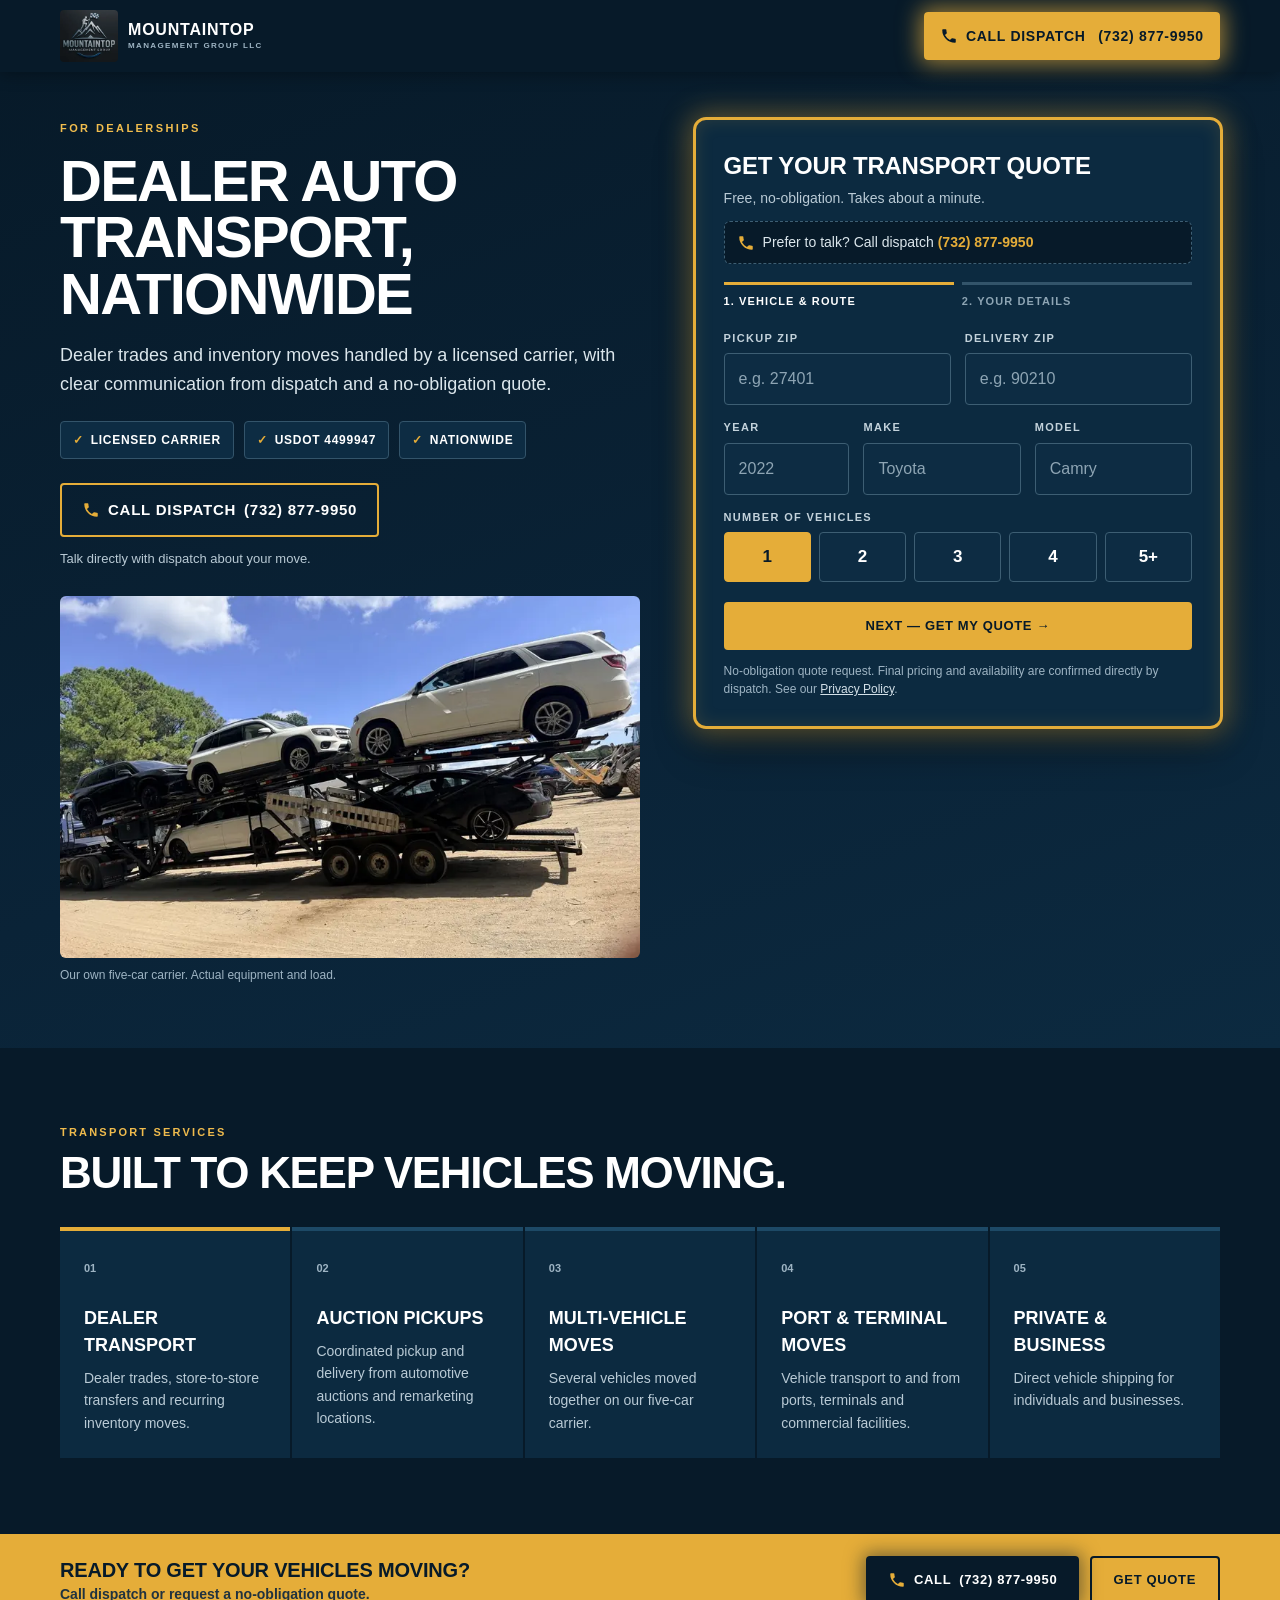
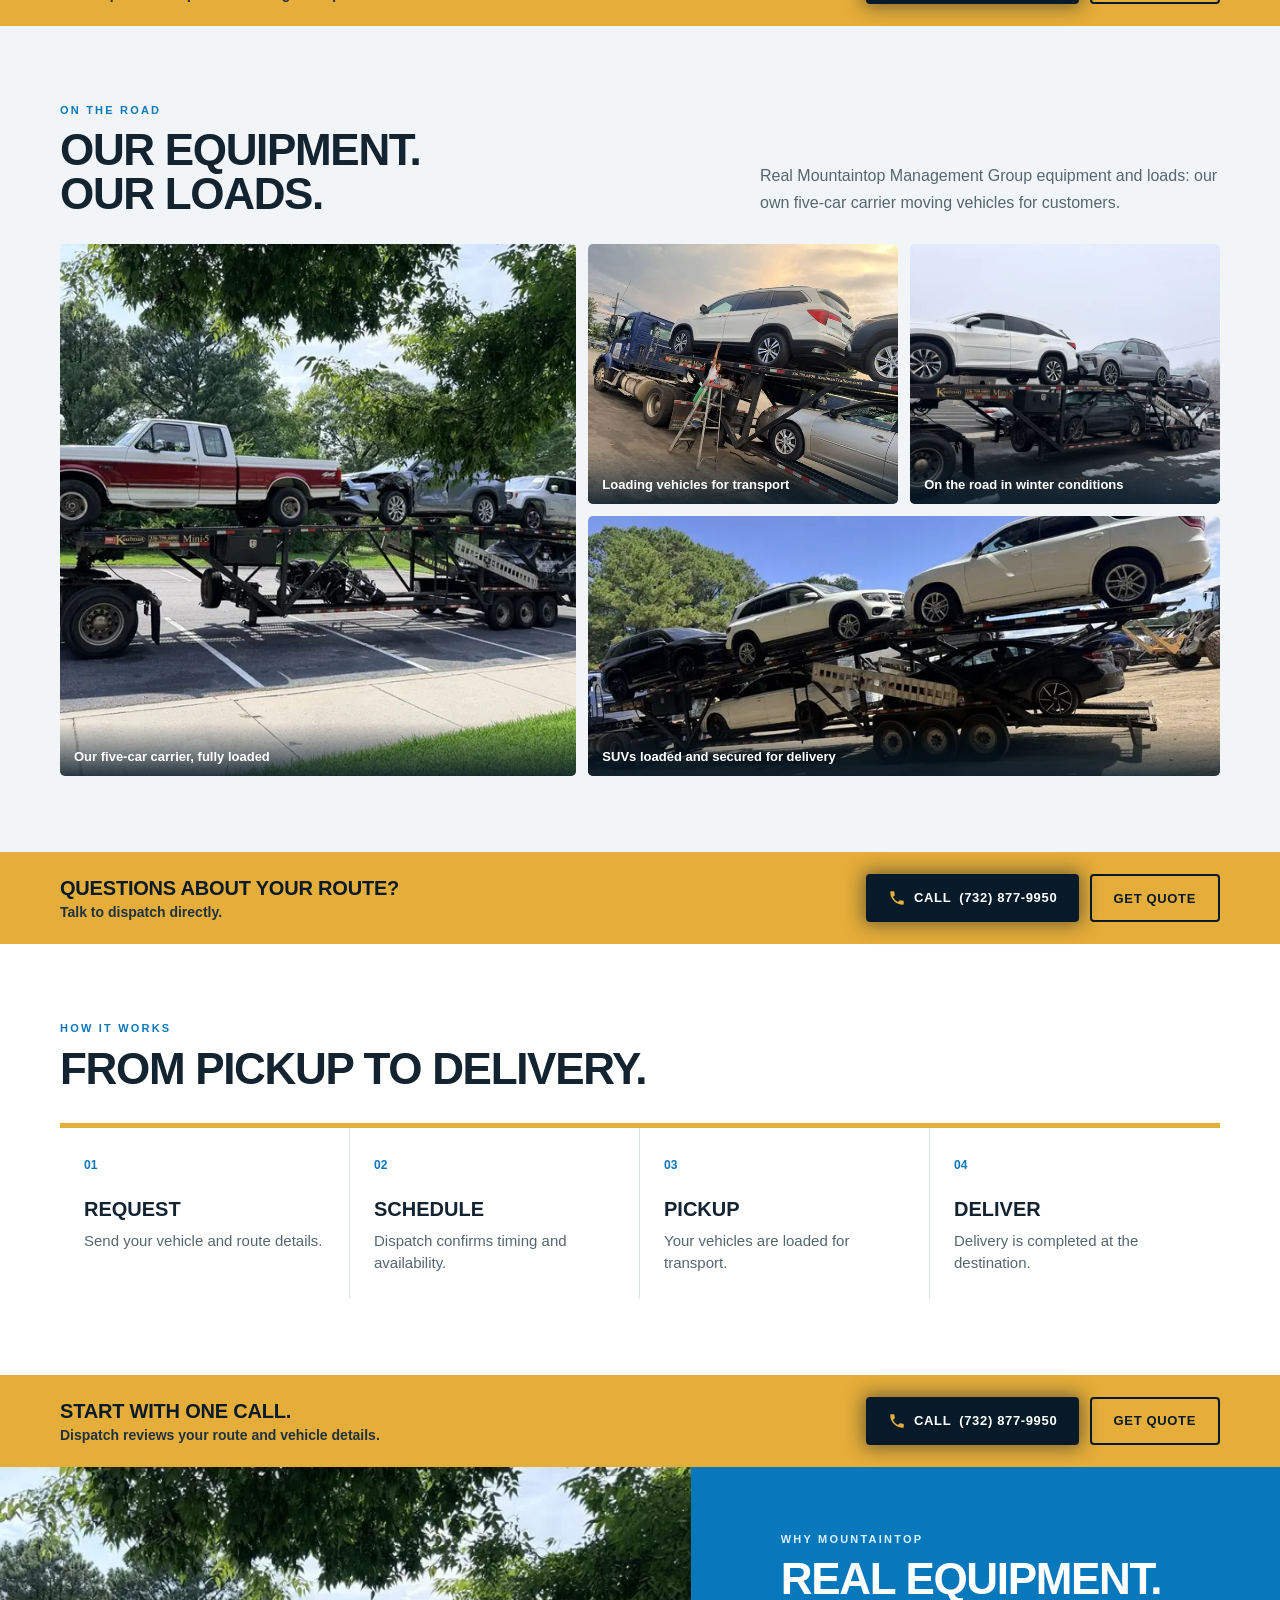
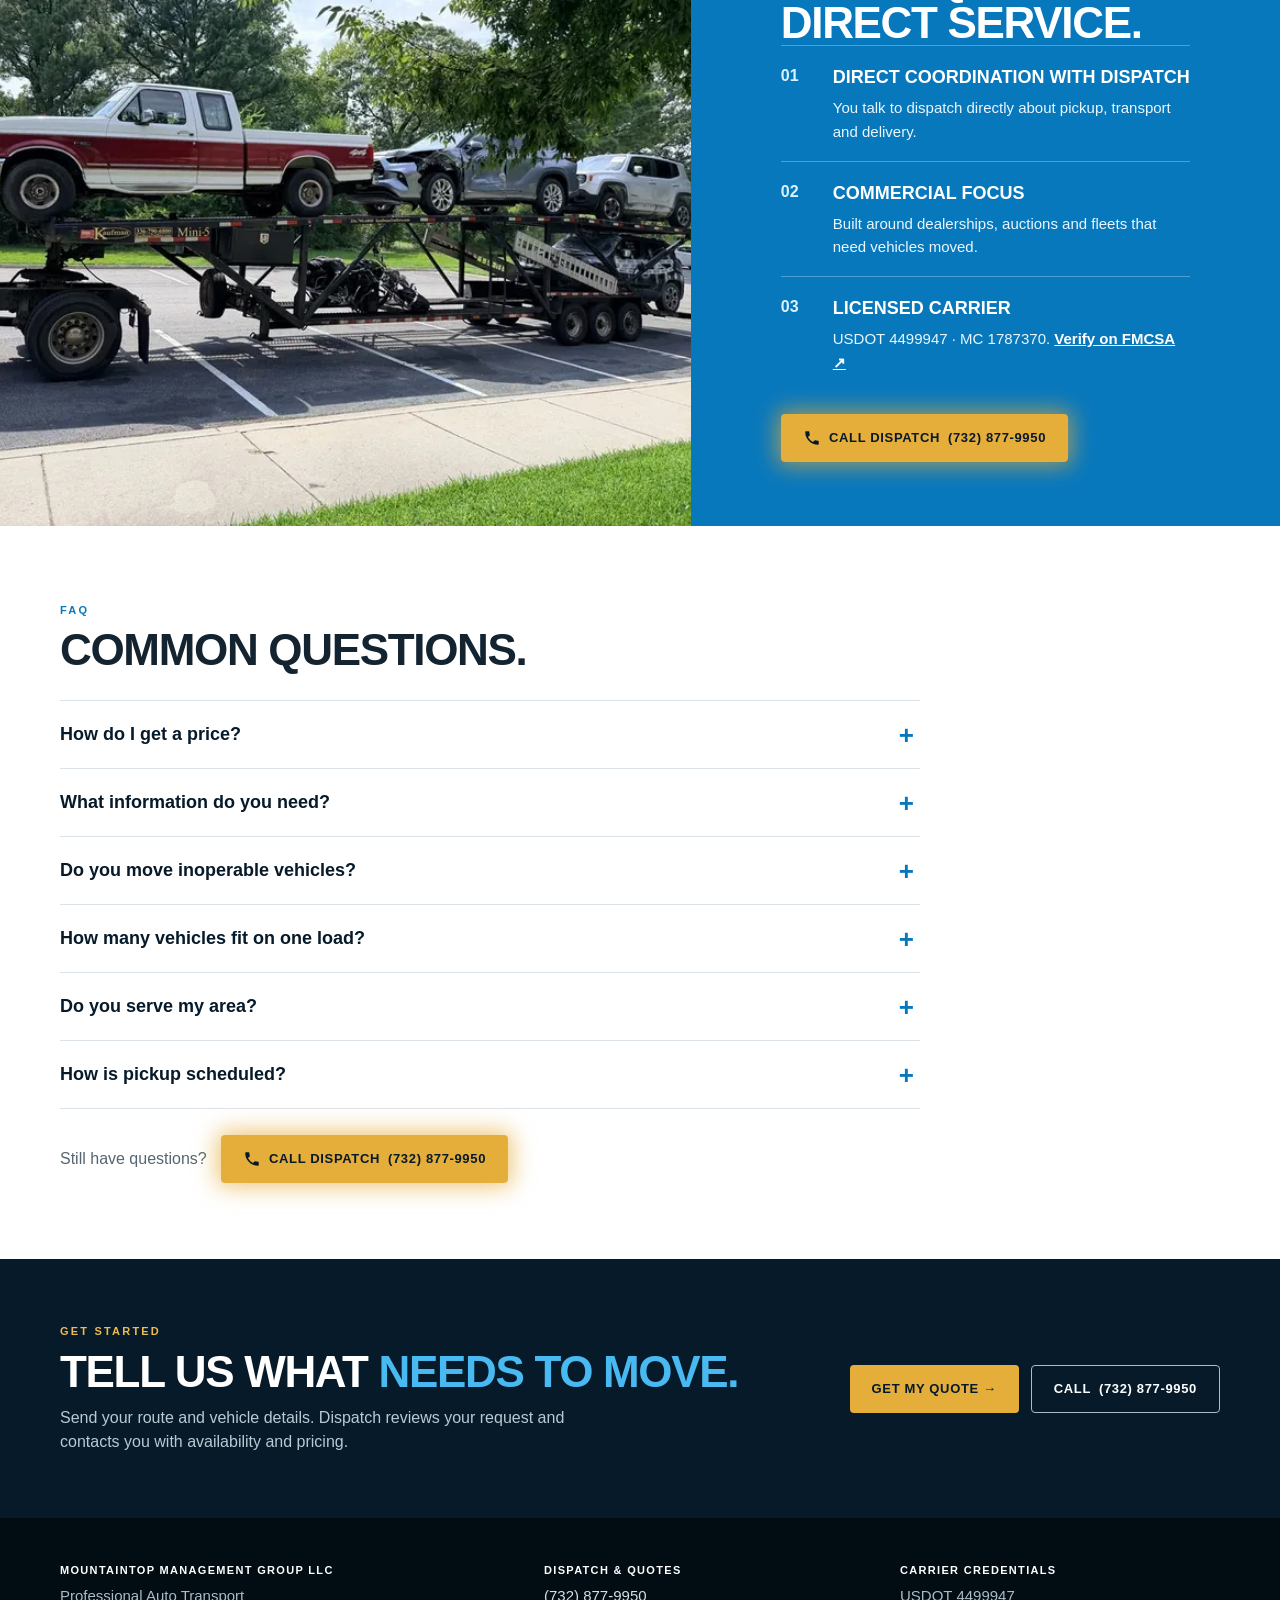
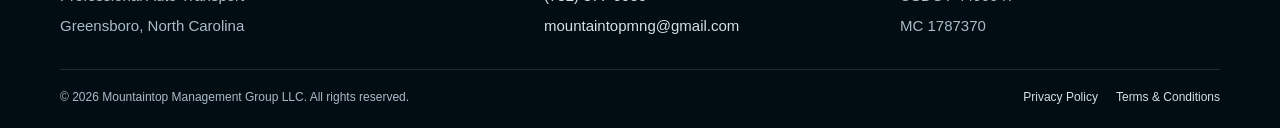
<file: dealer-transport.html>
<!doctype html>
<html lang="en-US">
<head>
<meta charset="utf-8">
<meta name="viewport" content="width=device-width,initial-scale=1,viewport-fit=cover">
<title>Dealer Auto Transport, Nationwide | Mountaintop Management Group</title>
<meta name="description" content="Dealer trades, store-to-store transfers and inventory moves across the lower 48. Licensed carrier, USDOT 4499947. Request a no-obligation transport quote.">
<meta name="robots" content="noindex, follow">
<link rel="canonical" href="https://mountaintopmgmtg.com/dealer-transport">
<link rel="icon" href="/images/logo.jpg">
<script src="/assets/config.js"></script>
<!-- Google Tag Manager (ID is set in /assets/config.js) -->
<script>window.dataLayer=window.dataLayer||[];(function(w,d,s,l,i){if(!i||/X{4}/.test(i))return;w[l].push({'gtm.start':new Date().getTime(),event:'gtm.js'});var f=d.getElementsByTagName(s)[0],j=d.createElement(s);j.async=true;j.src='https://www.googletagmanager.com/gtm.js?id='+i;f.parentNode.insertBefore(j,f);})(window,document,'script','dataLayer',(window.MTMG_CONFIG||{}).GTM_ID);</script>
<!-- End Google Tag Manager -->
<link rel="stylesheet" href="/assets/lp.css"><link rel="stylesheet" href="/assets/lp-v2.css">
<script type="application/ld+json">{"@context":"https://schema.org","@type":"MovingCompany","name":"Mountaintop Management Group LLC","description":"Professional auto transport","url":"https://mountaintopmgmtg.com/","logo":"https://mountaintopmgmtg.com/images/logo.jpg","image":"https://mountaintopmgmtg.com/images/carrier-loaded.jpg","telephone":"+1-732-877-9950","email":"mountaintopmng@gmail.com","address":{"@type":"PostalAddress","addressLocality":"Greensboro","addressRegion":"NC","addressCountry":"US"},"areaServed":{"@type":"Country","name":"United States"},"identifier":[{"@type":"PropertyValue","propertyID":"USDOT","value":"4499947"},{"@type":"PropertyValue","propertyID":"MC","value":"1787370"}]}</script>
<script type="application/ld+json">{"@context":"https://schema.org","@type":"FAQPage","mainEntity":[{"@type":"Question","name":"How do I get a price?","acceptedAnswer":{"@type":"Answer","text":"Fill out the quote form or call dispatch at (732) 877-9950. We review your route, vehicle and timing, then contact you with pricing. Quote requests are no-obligation."}},{"@type":"Question","name":"What information do you need?","acceptedAnswer":{"@type":"Answer","text":"Pickup and delivery ZIP codes, the year, make and model of each vehicle, the number of vehicles, whether the vehicle runs, your estimated pickup date and your contact details."}},{"@type":"Question","name":"Do you move inoperable vehicles?","acceptedAnswer":{"@type":"Answer","text":"Tell us the vehicle condition in the form and dispatch will confirm whether we can handle your move."}},{"@type":"Question","name":"How many vehicles fit on one load?","acceptedAnswer":{"@type":"Answer","text":"Our carrier holds up to five vehicles on one load, depending on vehicle size."}},{"@type":"Question","name":"Do you serve my area?","acceptedAnswer":{"@type":"Answer","text":"We take transport requests nationwide across the lower 48 states. Dispatch confirms availability for each route."}},{"@type":"Question","name":"How is pickup scheduled?","acceptedAnswer":{"@type":"Answer","text":"After you approve your quote, dispatch coordinates a pickup window with you or your contact at the dealership, auction or terminal, and keeps you updated through delivery."}}]}</script>
</head>
<body class="v2">
<!-- Google Tag Manager (noscript): replace GTM-XXXXXXX with the real container ID -->
<noscript><iframe src="https://www.googletagmanager.com/ns.html?id=GTM-XXXXXXX" height="0" width="0" style="display:none;visibility:hidden"></iframe></noscript>
<!-- End Google Tag Manager (noscript) -->
<a class="skip" href="#main">Skip to content</a>
<header class="lp-header"><div class="wrap">
<div class="brand"><img src="/images/logo-160.webp" width="58" height="52" alt="Mountaintop Management Group logo"><span class="brandtext">MOUNTAINTOP<small>MANAGEMENT GROUP LLC</small></span></div>
<a class="btn gold call-btn pulse js-tel" data-loc="header" href="tel:+17328779950"><svg class="ico" viewBox="0 0 24 24" aria-hidden="true"><path d="M6.6 10.8a15.1 15.1 0 0 0 6.6 6.6l2.2-2.2a1 1 0 0 1 1-.25 11.4 11.4 0 0 0 3.6.57 1 1 0 0 1 1 1V20a1 1 0 0 1-1 1A17 17 0 0 1 3 4a1 1 0 0 1 1-1h3.5a1 1 0 0 1 1 1c0 1.25.2 2.45.57 3.57a1 1 0 0 1-.25 1z"/></svg><span class="hide-sm">Call Dispatch&nbsp;</span><span class="js-phone">(732) 877-9950</span></a>
</div></header>
<main id="main">
<section class="hero"><div class="wrap hero-grid">
<div class="hero-copy"><div class="eyebrow">FOR DEALERSHIPS</div>
<h1>Dealer Auto Transport, Nationwide</h1>
<p class="sub">Dealer trades and inventory moves handled by a licensed carrier, with clear communication from dispatch and a no-obligation quote.</p>
<ul class="chips" aria-label="Carrier details"><li>Licensed Carrier</li><li>USDOT 4499947</li><li>Nationwide</li></ul><div class="hero-call"><a class="btn btn-call js-tel" data-loc="hero" href="tel:+17328779950"><svg class="ico" viewBox="0 0 24 24" aria-hidden="true"><path d="M6.6 10.8a15.1 15.1 0 0 0 6.6 6.6l2.2-2.2a1 1 0 0 1 1-.25 11.4 11.4 0 0 0 3.6.57 1 1 0 0 1 1 1V20a1 1 0 0 1-1 1A17 17 0 0 1 3 4a1 1 0 0 1 1-1h3.5a1 1 0 0 1 1 1c0 1.25.2 2.45.57 3.57a1 1 0 0 1-.25 1z"/></svg><span class="lbl">Call Dispatch</span> <span class="js-phone">(732) 877-9950</span></a><small>Talk directly with dispatch about your move.</small></div></div>
<div class="hero-form"><div class="form-card" id="quote">
<h2>Get Your Transport Quote</h2>
<p class="hint">Free, no-obligation. Takes about a minute.</p>
<a class="form-call js-tel" data-loc="form" href="tel:+17328779950"><svg class="ico" viewBox="0 0 24 24" aria-hidden="true"><path d="M6.6 10.8a15.1 15.1 0 0 0 6.6 6.6l2.2-2.2a1 1 0 0 1 1-.25 11.4 11.4 0 0 0 3.6.57 1 1 0 0 1 1 1V20a1 1 0 0 1-1 1A17 17 0 0 1 3 4a1 1 0 0 1 1-1h3.5a1 1 0 0 1 1 1c0 1.25.2 2.45.57 3.57a1 1 0 0 1-.25 1z"/></svg><span>Prefer to talk? Call dispatch <strong class="js-phone">(732) 877-9950</strong></span></a>
<form id="quoteForm" action="https://api.web3forms.com/submit" method="POST" novalidate>
<div class="progress" aria-hidden="true"><span class="on">1. Vehicle &amp; Route</span><span>2. Your Details</span></div>
<input type="hidden" name="access_key" value="ca909864-523d-4c3f-a007-fd0e6525fcac">
<input type="hidden" name="subject" value="New Transport Quote Request - Landing Page">
<input type="hidden" name="from_name" value="Mountaintop Landing Page">
<input type="hidden" name="redirect" value="https://mountaintopmgmtg.com/thank-you">
<input type="hidden" name="Page" value="/dealer-transport">
<input type="hidden" name="gclid" value=""><input type="hidden" name="gbraid" value=""><input type="hidden" name="wbraid" value=""><input type="hidden" name="utm_source" value=""><input type="hidden" name="utm_medium" value=""><input type="hidden" name="utm_campaign" value=""><input type="hidden" name="utm_term" value=""><input type="hidden" name="utm_content" value=""><input type="hidden" name="landing_page" value="">
<div class="hp" aria-hidden="true"><label>Leave this empty<input type="checkbox" name="botcheck" tabindex="-1" autocomplete="off"></label></div>
<fieldset class="step" data-step="1"><legend class="sr">Step 1 of 2: vehicle and route</legend>
<div class="row2 keep2"><div class="f"><label for="pickup_zip">Pickup ZIP</label><input id="pickup_zip" name="Pickup ZIP" aria-describedby="pickup_zip-err" inputmode="numeric" autocomplete="off" maxlength="5" placeholder="e.g. 27401" required><p class="err" id="pickup_zip-err" aria-live="polite"></p></div><div class="f"><label for="delivery_zip">Delivery ZIP</label><input id="delivery_zip" name="Delivery ZIP" aria-describedby="delivery_zip-err" inputmode="numeric" autocomplete="off" maxlength="5" placeholder="e.g. 90210" required><p class="err" id="delivery_zip-err" aria-live="polite"></p></div></div>
<div class="row3 keep"><div class="f"><label for="year">Year</label><input id="year" name="Vehicle Year" aria-describedby="year-err" inputmode="numeric" maxlength="4" placeholder="2022" required><p class="err" id="year-err" aria-live="polite"></p></div><div class="f"><label for="make">Make</label><input id="make" name="Vehicle Make" aria-describedby="make-err" autocomplete="off" placeholder="Toyota" required><p class="err" id="make-err" aria-live="polite"></p></div><div class="f"><label for="model">Model</label><input id="model" name="Vehicle Model" aria-describedby="model-err" autocomplete="off" placeholder="Camry" required><p class="err" id="model-err" aria-live="polite"></p></div></div>
<fieldset class="seg f"><legend>Number of Vehicles</legend><input type="radio" id="veh0" name="Number of Vehicles" value="1" checked><label for="veh0">1</label><input type="radio" id="veh1" name="Number of Vehicles" value="2"><label for="veh1">2</label><input type="radio" id="veh2" name="Number of Vehicles" value="3"><label for="veh2">3</label><input type="radio" id="veh3" name="Number of Vehicles" value="4"><label for="veh3">4</label><input type="radio" id="veh4" name="Number of Vehicles" value="5+"><label for="veh4">5+</label></fieldset>
<button type="button" class="btn gold block js-next">Next — Get My Quote →</button>
</fieldset>
<fieldset class="step" data-step="2" hidden><legend class="sr">Step 2 of 2: your details</legend>
<div class="f"><label for="name">Name</label><input id="name" name="Name" aria-describedby="name-err" autocomplete="name" required><p class="err" id="name-err" aria-live="polite"></p></div>
<div class="row2"><div class="f"><label for="phone">Phone</label><input id="phone" name="Phone" aria-describedby="phone-err" type="tel" inputmode="tel" autocomplete="tel-national" placeholder="(555) 555-5555" required><p class="err" id="phone-err" aria-live="polite"></p></div><div class="f"><label for="email">Email</label><input id="email" name="email" aria-describedby="email-err" type="email" autocomplete="email" required><p class="err" id="email-err" aria-live="polite"></p></div></div>
<div class="row2"><div class="f"><label for="condition">Vehicle Condition</label><select id="condition" name="Vehicle Condition" aria-describedby="condition-err" required><option value="">Select</option><option>Runs and drives</option><option>Inoperable</option></select><p class="err" id="condition-err" aria-live="polite"></p></div><div class="f"><label for="pickup_date">Estimated Pickup Date <span class="opt">(optional)</span></label><input id="pickup_date" type="date" name="Pickup Date"><p class="err" id="pickup_date-err" aria-live="polite"></p></div></div>
<div class="f"><label for="ctype">Customer Type</label><select id="ctype" name="Customer Type"><option>Private customer</option><option selected>Dealership</option><option>Auction / Remarketing</option><option>Business / Fleet</option></select><p class="err" id="ctype-err" aria-live="polite"></p></div>
<div class="f"><label for="details">Additional Details <span class="opt">(optional)</span></label><textarea id="details" name="Additional Details" placeholder="Auction or lot number, special instructions, timing, etc."></textarea><p class="err" id="details-err" aria-live="polite"></p></div>
<div class="f"><label class="check" for="consent"><input type="checkbox" id="consent" name="Consent to be contacted" value="Yes" aria-describedby="consent-err" required> I agree to be contacted about this transport request.</label><p class="err" id="consent-err" aria-live="polite"></p></div>
<button type="submit" class="btn gold block">Request My Transport Quote →</button>
<div class="form-trust"><span>Licensed carrier</span><span>USDOT 4499947</span><span>No obligation</span></div>
<button type="button" class="back js-back">← Back to vehicle &amp; route</button>
</fieldset>
<p class="form-status" role="alert"></p>
<p class="micro">No-obligation quote request. Final pricing and availability are confirmed directly by dispatch. See our <a href="/privacy-policy" style="color:#d3e0e8">Privacy Policy</a>.</p>
</form>
</div></div>
<figure class="hero-photo"><img src="/images/carrier-suvs-800.webp" srcset="/images/carrier-suvs-800.webp 800w, /images/carrier-suvs.webp 1300w" sizes="(max-width:860px) 100vw, 560px" width="1300" height="975" alt="Mountaintop five-car carrier loaded with SUVs" fetchpriority="high"><figcaption>Our own five-car carrier. Actual equipment and load.</figcaption></figure>
</div></section>
<section class="sec services" aria-labelledby="svc-h"><div class="wrap">
<div class="label">Transport Services</div><h2 class="title" id="svc-h">Built to keep vehicles moving.</h2>
<div class="cards"><article class="card primary"><b>01</b><h3>Dealer Transport</h3><p>Dealer trades, store-to-store transfers and recurring inventory moves.</p></article><article class="card"><b>02</b><h3>Auction Pickups</h3><p>Coordinated pickup and delivery from automotive auctions and remarketing locations.</p></article><article class="card"><b>03</b><h3>Multi-Vehicle Moves</h3><p>Several vehicles moved together on our five-car carrier.</p></article><article class="card"><b>04</b><h3>Port &amp; Terminal Moves</h3><p>Vehicle transport to and from ports, terminals and commercial facilities.</p></article><article class="card"><b>05</b><h3>Private &amp; Business</h3><p>Direct vehicle shipping for individuals and businesses.</p></article></div><p class="swipe-hint">Swipe to see all services →</p></div></section>
<section class="strip" aria-label="Call or request a quote"><div class="wrap"><p>Ready to get your vehicles moving?<small>Call dispatch or request a no-obligation quote.</small></p><div class="acts"><a class="btn btn-dark pulse js-tel" data-loc="strip-services" href="tel:+17328779950"><svg class="ico" viewBox="0 0 24 24" aria-hidden="true"><path d="M6.6 10.8a15.1 15.1 0 0 0 6.6 6.6l2.2-2.2a1 1 0 0 1 1-.25 11.4 11.4 0 0 0 3.6.57 1 1 0 0 1 1 1V20a1 1 0 0 1-1 1A17 17 0 0 1 3 4a1 1 0 0 1 1-1h3.5a1 1 0 0 1 1 1c0 1.25.2 2.45.57 3.57a1 1 0 0 1-.25 1z"/></svg><span class="lbl">Call</span> <span class="js-phone">(732) 877-9950</span></a><a class="btn btn-line" href="#quote">Get Quote</a></div></div></section><section class="sec gallery" aria-labelledby="gal-h"><div class="wrap">
<div class="gallery-head"><div><div class="label">On the Road</div><h2 class="title" id="gal-h">Our equipment.<br>Our loads.</h2></div>
<p class="copy">Real Mountaintop Management Group equipment and loads: our own five-car carrier moving vehicles for customers.</p></div>
<div class="grid"><figure class="big"><img src="/images/carrier-loaded-800.webp" srcset="/images/carrier-loaded-800.webp 800w, /images/carrier-loaded.webp 1300w" sizes="(max-width:760px) 100vw, 45vw" width="1300" height="975" alt="Our five-car carrier, fully loaded" loading="lazy" decoding="async"><figcaption>Our five-car carrier, fully loaded</figcaption></figure><figure class=""><img src="/images/carrier-loading-800.webp" srcset="/images/carrier-loading-800.webp 600w, /images/carrier-loading.webp 975w" sizes="(max-width:760px) 50vw, 25vw" width="975" height="1300" alt="Loading vehicles for transport" loading="lazy" decoding="async"><figcaption>Loading vehicles for transport</figcaption></figure><figure class=""><img src="/images/carrier-winter-800.webp" srcset="/images/carrier-winter-800.webp 800w, /images/carrier-winter.webp 1300w" sizes="(max-width:760px) 50vw, 25vw" width="1300" height="975" alt="On the road in winter conditions" loading="lazy" decoding="async"><figcaption>On the road in winter conditions</figcaption></figure><figure class="wide"><img src="/images/carrier-suvs-800.webp" srcset="/images/carrier-suvs-800.webp 800w, /images/carrier-suvs.webp 1300w" sizes="(max-width:760px) 100vw, 50vw" width="1300" height="975" alt="SUVs loaded and secured for delivery" loading="lazy" decoding="async"><figcaption>SUVs loaded and secured for delivery</figcaption></figure></div><p class="swipe-hint">Swipe for more photos →</p></div></section>
<section class="strip" aria-label="Call or request a quote"><div class="wrap"><p>Questions about your route?<small>Talk to dispatch directly.</small></p><div class="acts"><a class="btn btn-dark pulse js-tel" data-loc="strip-gallery" href="tel:+17328779950"><svg class="ico" viewBox="0 0 24 24" aria-hidden="true"><path d="M6.6 10.8a15.1 15.1 0 0 0 6.6 6.6l2.2-2.2a1 1 0 0 1 1-.25 11.4 11.4 0 0 0 3.6.57 1 1 0 0 1 1 1V20a1 1 0 0 1-1 1A17 17 0 0 1 3 4a1 1 0 0 1 1-1h3.5a1 1 0 0 1 1 1c0 1.25.2 2.45.57 3.57a1 1 0 0 1-.25 1z"/></svg><span class="lbl">Call</span> <span class="js-phone">(732) 877-9950</span></a><a class="btn btn-line" href="#quote">Get Quote</a></div></div></section><!-- REVIEWS PLACEHOLDER: hidden until real Google reviews are added.
     To publish: remove the "hidden" attribute and paste real reviews only (no invented reviews or ratings). -->
<section class="sec reviews" id="reviews" hidden aria-labelledby="rev-h"><div class="wrap">
<div class="label">Customer Reviews</div><h2 class="title" id="rev-h">What customers say.</h2>
<!-- Paste real Google reviews here -->
</div></section>
<!-- END REVIEWS PLACEHOLDER -->
<section class="sec" aria-labelledby="how-h"><div class="wrap">
<div class="label">How It Works</div><h2 class="title" id="how-h">From pickup to delivery.</h2>
<div class="steps"><div class="stepbox"><b>01</b><h3>Request</h3><p>Send your vehicle and route details.</p></div><div class="stepbox"><b>02</b><h3>Schedule</h3><p>Dispatch confirms timing and availability.</p></div><div class="stepbox"><b>03</b><h3>Pickup</h3><p>Your vehicles are loaded for transport.</p></div><div class="stepbox"><b>04</b><h3>Deliver</h3><p>Delivery is completed at the destination.</p></div></div>
</div></section>
<section class="strip" aria-label="Call or request a quote"><div class="wrap"><p>Start with one call.<small>Dispatch reviews your route and vehicle details.</small></p><div class="acts"><a class="btn btn-dark pulse js-tel" data-loc="strip-how" href="tel:+17328779950"><svg class="ico" viewBox="0 0 24 24" aria-hidden="true"><path d="M6.6 10.8a15.1 15.1 0 0 0 6.6 6.6l2.2-2.2a1 1 0 0 1 1-.25 11.4 11.4 0 0 0 3.6.57 1 1 0 0 1 1 1V20a1 1 0 0 1-1 1A17 17 0 0 1 3 4a1 1 0 0 1 1-1h3.5a1 1 0 0 1 1 1c0 1.25.2 2.45.57 3.57a1 1 0 0 1-.25 1z"/></svg><span class="lbl">Call</span> <span class="js-phone">(732) 877-9950</span></a><a class="btn btn-line" href="#quote">Get Quote</a></div></div></section><section class="why" aria-labelledby="why-h"><figure class="why-photo"><img src="/images/carrier-loaded-800.webp" srcset="/images/carrier-loaded-800.webp 800w, /images/carrier-loaded.webp 1300w" sizes="(max-width:860px) 100vw, 54vw" width="1300" height="975" alt="Mountaintop five-car carrier loaded with vehicles" loading="lazy" decoding="async"></figure>
<div class="why-copy"><div class="label">Why Mountaintop</div><h2 class="title" id="why-h">Real equipment.<br>Direct service.</h2>
<div class="reason"><b>01</b><div><h3>Direct coordination with dispatch</h3><p>You talk to dispatch directly about pickup, transport and delivery.</p></div></div>
<div class="reason"><b>02</b><div><h3>Commercial focus</h3><p>Built around dealerships, auctions and fleets that need vehicles moved.</p></div></div>
<div class="reason"><b>03</b><div><h3>Licensed carrier</h3><p>USDOT 4499947 · MC 1787370. <a href="https://safer.fmcsa.dot.gov/CompanySnapshot.aspx" target="_blank" rel="noopener">Verify on FMCSA ↗</a></p></div></div>
<a class="btn gold pulse js-tel" data-loc="why" href="tel:+17328779950"><svg class="ico" viewBox="0 0 24 24" aria-hidden="true"><path d="M6.6 10.8a15.1 15.1 0 0 0 6.6 6.6l2.2-2.2a1 1 0 0 1 1-.25 11.4 11.4 0 0 0 3.6.57 1 1 0 0 1 1 1V20a1 1 0 0 1-1 1A17 17 0 0 1 3 4a1 1 0 0 1 1-1h3.5a1 1 0 0 1 1 1c0 1.25.2 2.45.57 3.57a1 1 0 0 1-.25 1z"/></svg><span class="lbl">Call Dispatch</span> <span class="js-phone">(732) 877-9950</span></a></div></section>
<section class="sec" aria-labelledby="faq-h"><div class="wrap faq">
<div class="label">FAQ</div><h2 class="title" id="faq-h">Common questions.</h2><details><summary>How do I get a price?</summary><p>Fill out the quote form or call dispatch at (732) 877-9950. We review your route, vehicle and timing, then contact you with pricing. Quote requests are no-obligation.</p></details><details><summary>What information do you need?</summary><p>Pickup and delivery ZIP codes, the year, make and model of each vehicle, the number of vehicles, whether the vehicle runs, your estimated pickup date and your contact details.</p></details><details><summary>Do you move inoperable vehicles?</summary><p>Tell us the vehicle condition in the form and dispatch will confirm whether we can handle your move.</p></details><details><summary>How many vehicles fit on one load?</summary><p>Our carrier holds up to five vehicles on one load, depending on vehicle size.</p></details><details><summary>Do you serve my area?</summary><p>We take transport requests nationwide across the lower 48 states. Dispatch confirms availability for each route.</p></details><details><summary>How is pickup scheduled?</summary><p>After you approve your quote, dispatch coordinates a pickup window with you or your contact at the dealership, auction or terminal, and keeps you updated through delivery.</p></details><div class="faq-call"><span>Still have questions?</span><a class="btn gold pulse js-tel" data-loc="faq" href="tel:+17328779950"><svg class="ico" viewBox="0 0 24 24" aria-hidden="true"><path d="M6.6 10.8a15.1 15.1 0 0 0 6.6 6.6l2.2-2.2a1 1 0 0 1 1-.25 11.4 11.4 0 0 0 3.6.57 1 1 0 0 1 1 1V20a1 1 0 0 1-1 1A17 17 0 0 1 3 4a1 1 0 0 1 1-1h3.5a1 1 0 0 1 1 1c0 1.25.2 2.45.57 3.57a1 1 0 0 1-.25 1z"/></svg><span class="lbl">Call Dispatch</span> <span class="js-phone">(732) 877-9950</span></a></div></div></section>
<section class="cta-band" aria-labelledby="cta-h"><div class="wrap">
<div><div class="label">Get Started</div><h2 class="title" id="cta-h">Tell us what <span class="blue">needs to move.</span></h2>
<p>Send your route and vehicle details. Dispatch reviews your request and contacts you with availability and pricing.</p></div>
<div class="cta-actions"><a class="btn gold" href="#quote">Get My Quote →</a><a class="btn outline js-tel" data-loc="cta" href="tel:+17328779950">Call <span class="js-phone">(732) 877-9950</span></a></div>
</div></section>
</main>
<footer class="lp-footer"><div class="wrap footergrid">
<div><b>MOUNTAINTOP MANAGEMENT GROUP LLC</b><span>Professional Auto Transport</span><span>Greensboro, North Carolina</span></div>
<div><b>DISPATCH &amp; QUOTES</b><a class="js-tel" data-loc="footer" href="tel:+17328779950"><span class="js-phone">(732) 877-9950</span></a><a class="js-email" href="mailto:mountaintopmng@gmail.com">mountaintopmng@gmail.com</a></div>
<div><b>CARRIER CREDENTIALS</b><span>USDOT 4499947</span><span>MC 1787370</span></div>
</div>
<div class="wrap legal"><span>© <span class="js-year">2026</span> Mountaintop Management Group LLC. All rights reserved.</span><nav aria-label="Legal"><a href="/privacy-policy">Privacy Policy</a><a href="/terms-and-conditions">Terms &amp; Conditions</a></nav></div>
</footer>
<div class="sticky-cta off" id="stickyCta"><a class="btn gold sc-call pulse js-tel" data-loc="sticky" href="tel:+17328779950"><svg class="ico" viewBox="0 0 24 24" aria-hidden="true"><path d="M6.6 10.8a15.1 15.1 0 0 0 6.6 6.6l2.2-2.2a1 1 0 0 1 1-.25 11.4 11.4 0 0 0 3.6.57 1 1 0 0 1 1 1V20a1 1 0 0 1-1 1A17 17 0 0 1 3 4a1 1 0 0 1 1-1h3.5a1 1 0 0 1 1 1c0 1.25.2 2.45.57 3.57a1 1 0 0 1-.25 1z"/></svg><span class="lbl">Call</span> <span class="js-phone">(732) 877-9950</span></a><a class="btn outline sc-quote" href="#quote">Get Quote</a></div>
<script src="/assets/lp.js" defer></script>
</body>
</html>
</file>
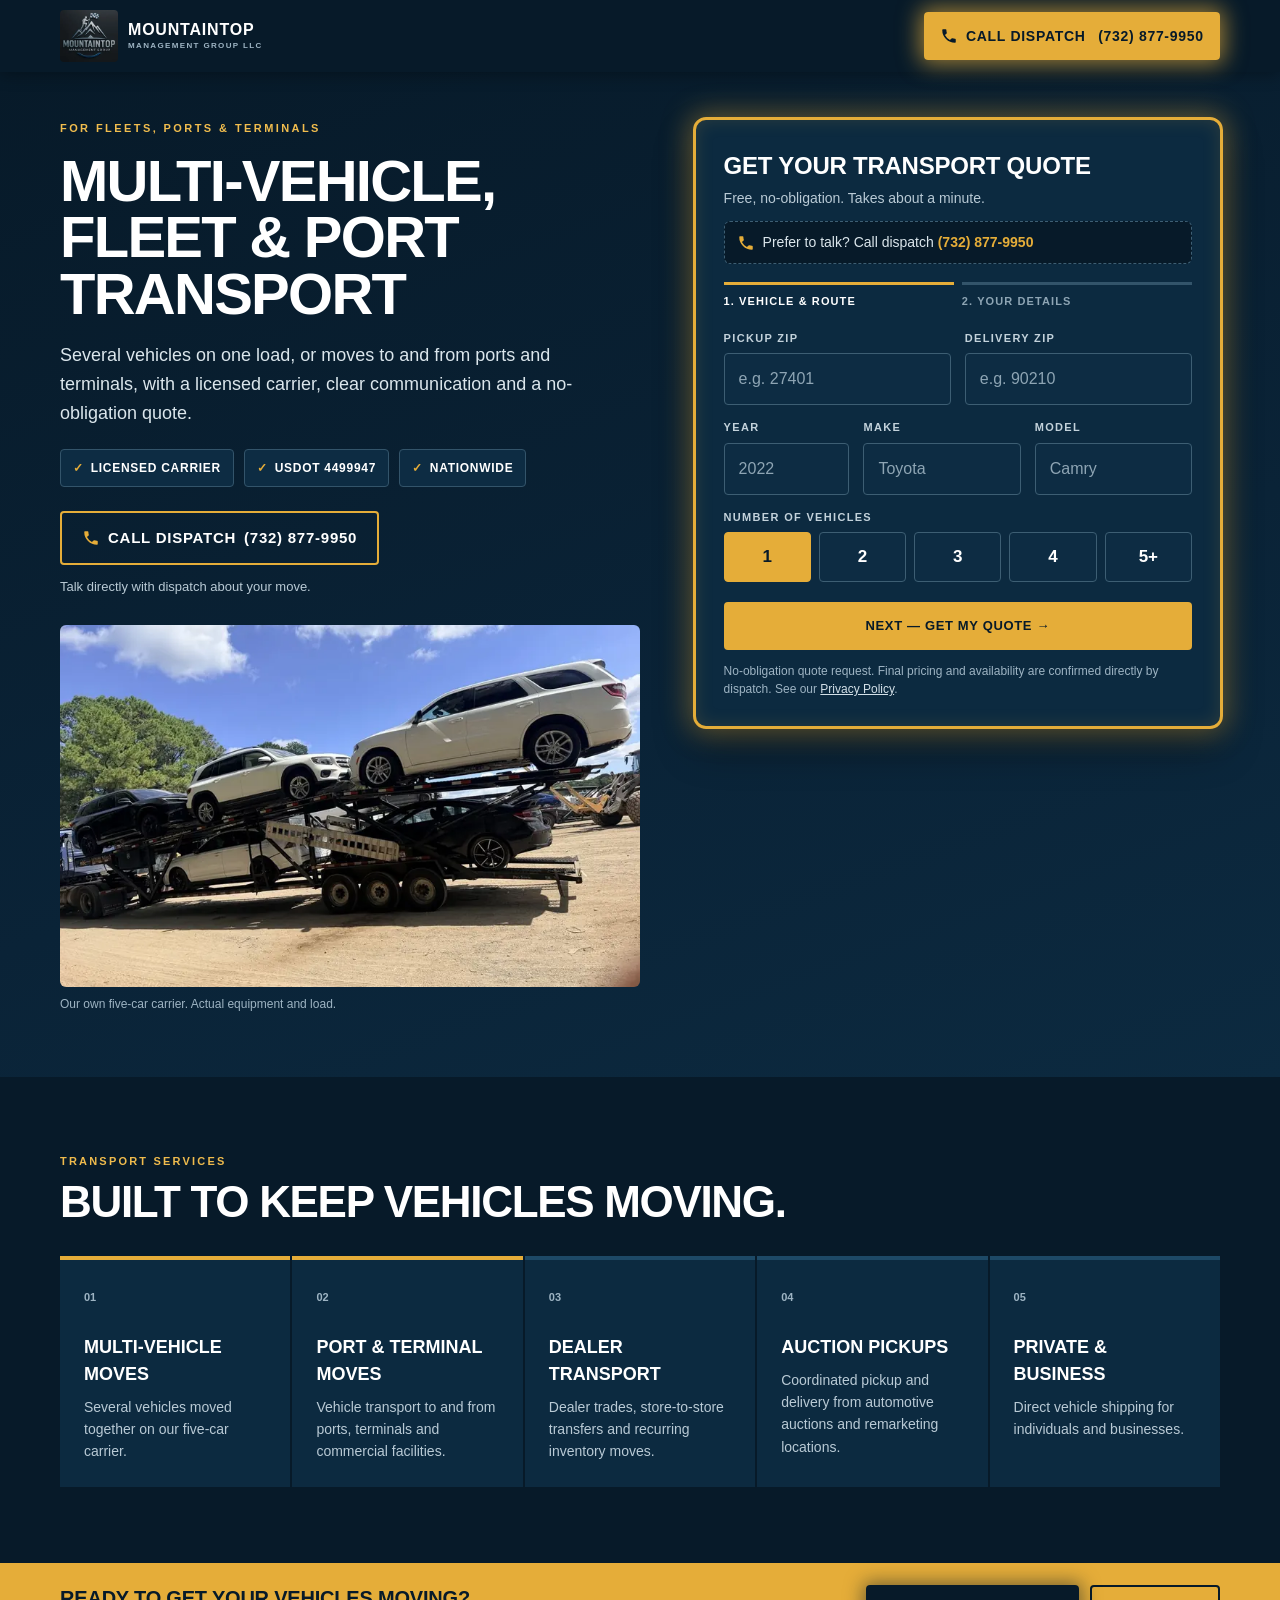
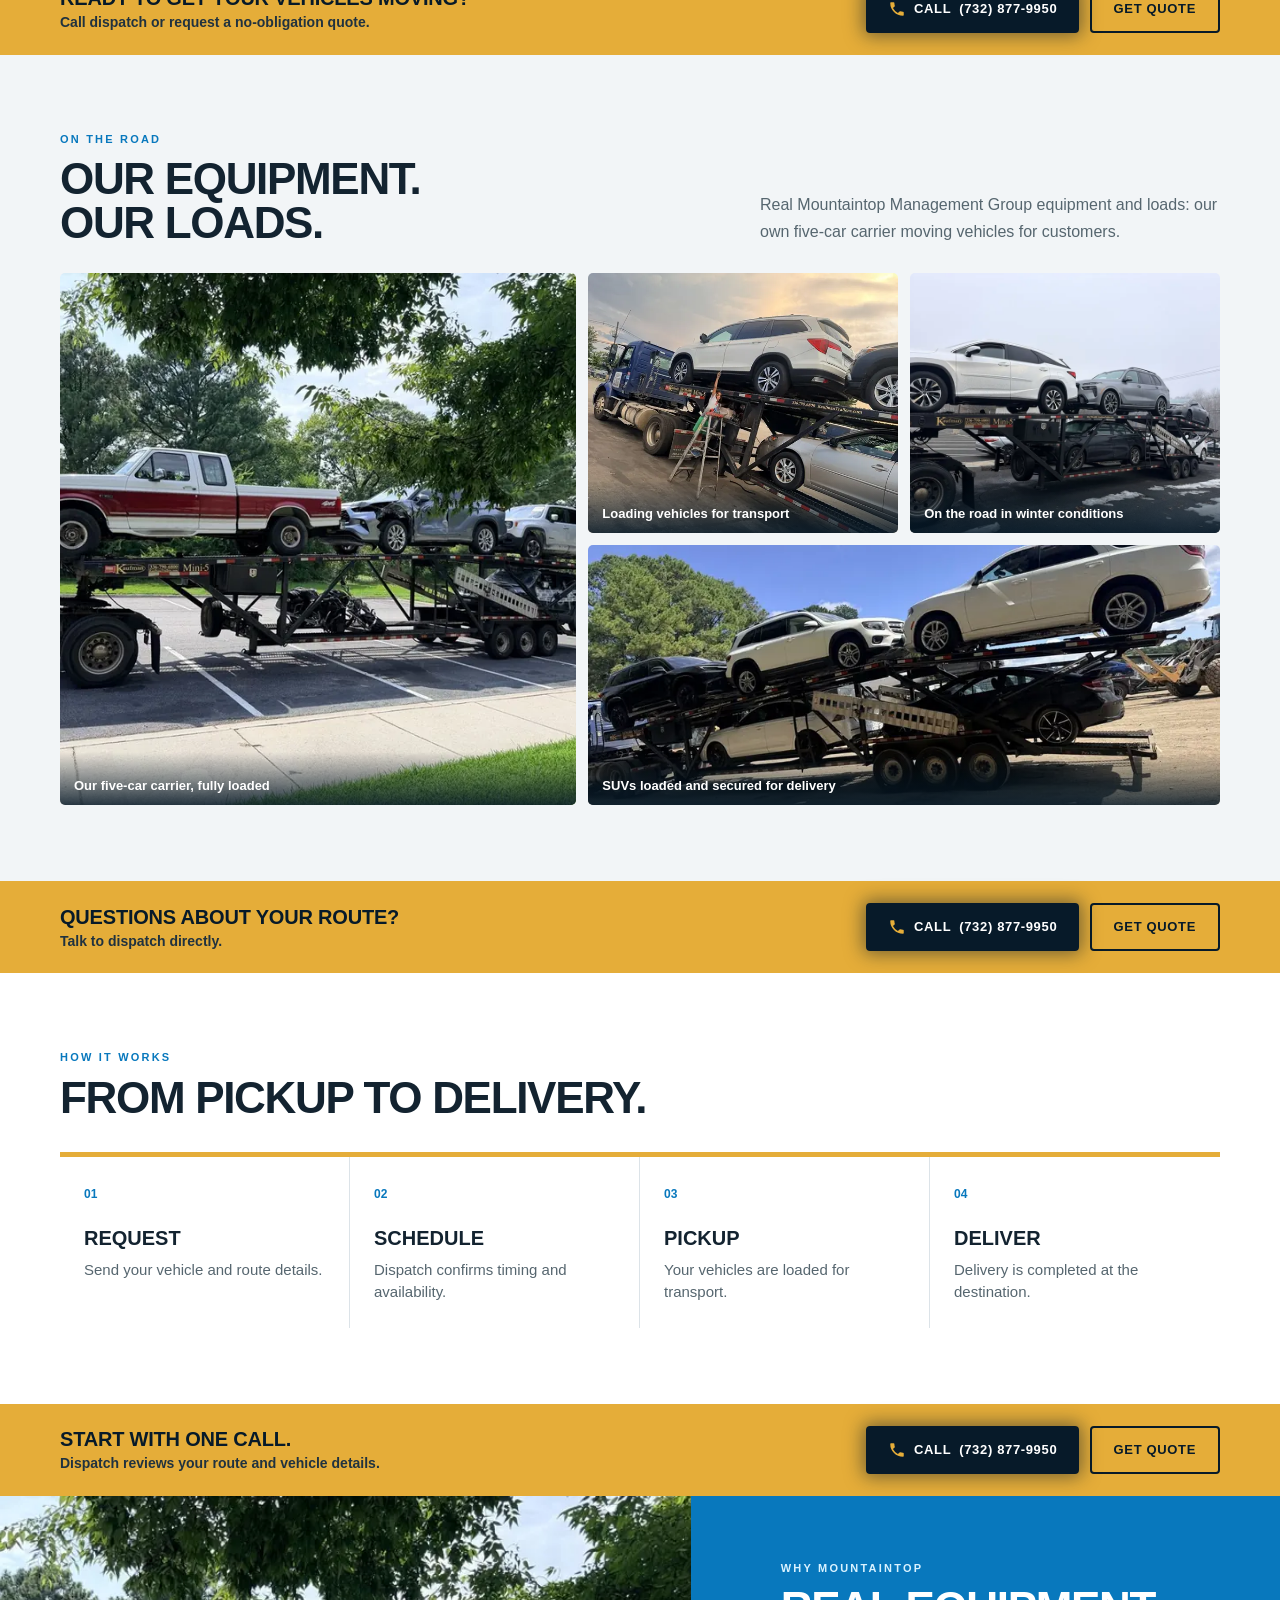
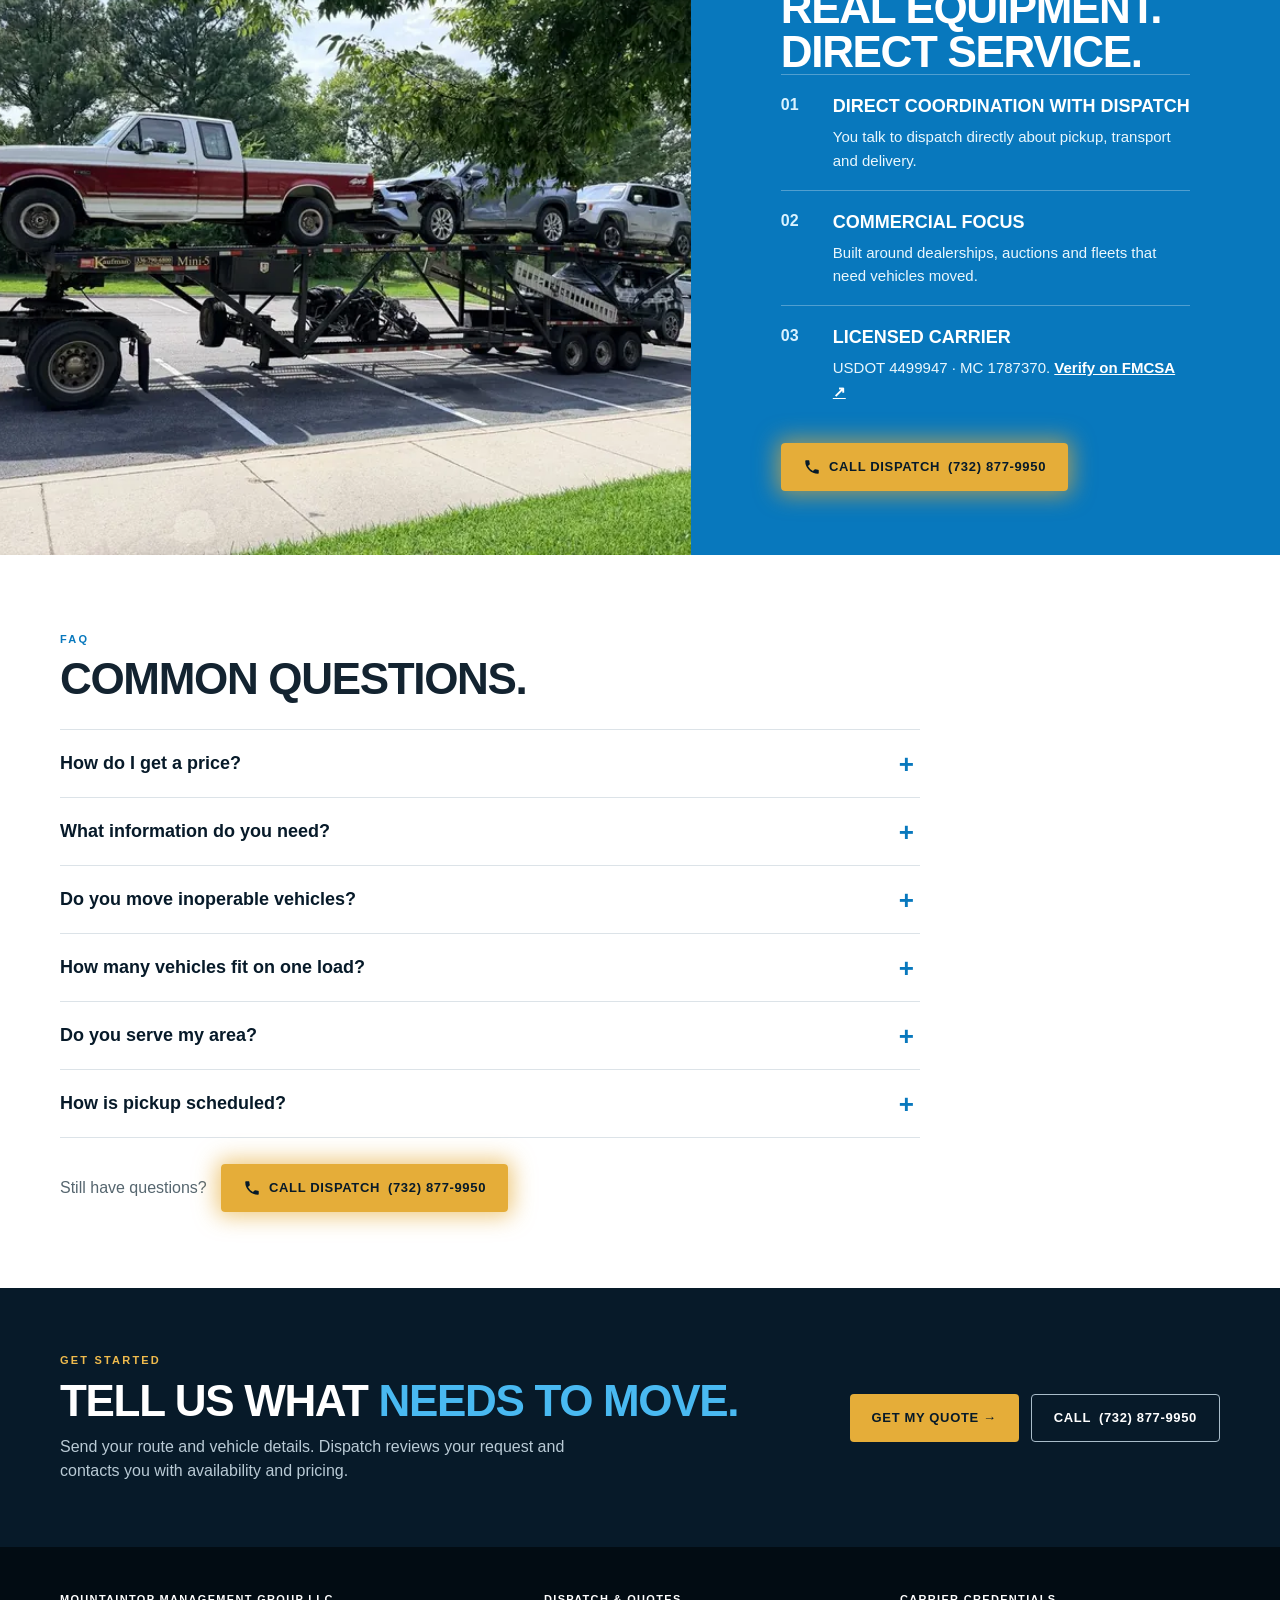
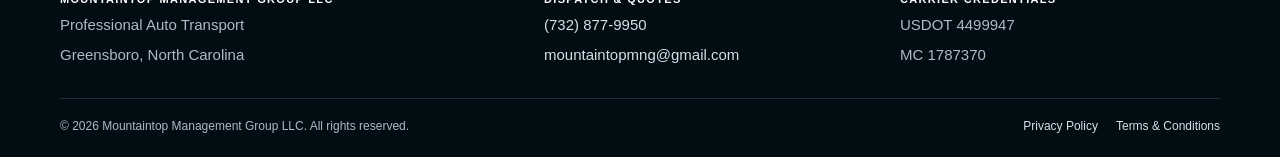
<file: multi-vehicle-transport.html>
<!doctype html>
<html lang="en-US">
<head>
<meta charset="utf-8">
<meta name="viewport" content="width=device-width,initial-scale=1,viewport-fit=cover">
<title>Multi-Vehicle, Fleet &amp; Port Transport | Mountaintop Management Group</title>
<meta name="description" content="Move several vehicles at once, or to and from ports and terminals, on our five-car carrier. Licensed carrier, USDOT 4499947. Get a no-obligation quote.">
<meta name="robots" content="noindex, follow">
<link rel="canonical" href="https://mountaintopmgmtg.com/multi-vehicle-transport">
<link rel="icon" href="/images/logo.jpg">
<script src="/assets/config.js"></script>
<!-- Google Tag Manager (ID is set in /assets/config.js) -->
<script>window.dataLayer=window.dataLayer||[];(function(w,d,s,l,i){if(!i||/X{4}/.test(i))return;w[l].push({'gtm.start':new Date().getTime(),event:'gtm.js'});var f=d.getElementsByTagName(s)[0],j=d.createElement(s);j.async=true;j.src='https://www.googletagmanager.com/gtm.js?id='+i;f.parentNode.insertBefore(j,f);})(window,document,'script','dataLayer',(window.MTMG_CONFIG||{}).GTM_ID);</script>
<!-- End Google Tag Manager -->
<link rel="stylesheet" href="/assets/lp.css"><link rel="stylesheet" href="/assets/lp-v2.css">
<script type="application/ld+json">{"@context":"https://schema.org","@type":"MovingCompany","name":"Mountaintop Management Group LLC","description":"Professional auto transport","url":"https://mountaintopmgmtg.com/","logo":"https://mountaintopmgmtg.com/images/logo.jpg","image":"https://mountaintopmgmtg.com/images/carrier-loaded.jpg","telephone":"+1-732-877-9950","email":"mountaintopmng@gmail.com","address":{"@type":"PostalAddress","addressLocality":"Greensboro","addressRegion":"NC","addressCountry":"US"},"areaServed":{"@type":"Country","name":"United States"},"identifier":[{"@type":"PropertyValue","propertyID":"USDOT","value":"4499947"},{"@type":"PropertyValue","propertyID":"MC","value":"1787370"}]}</script>
<script type="application/ld+json">{"@context":"https://schema.org","@type":"FAQPage","mainEntity":[{"@type":"Question","name":"How do I get a price?","acceptedAnswer":{"@type":"Answer","text":"Fill out the quote form or call dispatch at (732) 877-9950. We review your route, vehicle and timing, then contact you with pricing. Quote requests are no-obligation."}},{"@type":"Question","name":"What information do you need?","acceptedAnswer":{"@type":"Answer","text":"Pickup and delivery ZIP codes, the year, make and model of each vehicle, the number of vehicles, whether the vehicle runs, your estimated pickup date and your contact details."}},{"@type":"Question","name":"Do you move inoperable vehicles?","acceptedAnswer":{"@type":"Answer","text":"Tell us the vehicle condition in the form and dispatch will confirm whether we can handle your move."}},{"@type":"Question","name":"How many vehicles fit on one load?","acceptedAnswer":{"@type":"Answer","text":"Our carrier holds up to five vehicles on one load, depending on vehicle size."}},{"@type":"Question","name":"Do you serve my area?","acceptedAnswer":{"@type":"Answer","text":"We take transport requests nationwide across the lower 48 states. Dispatch confirms availability for each route."}},{"@type":"Question","name":"How is pickup scheduled?","acceptedAnswer":{"@type":"Answer","text":"After you approve your quote, dispatch coordinates a pickup window with you or your contact at the dealership, auction or terminal, and keeps you updated through delivery."}}]}</script>
</head>
<body class="v2">
<!-- Google Tag Manager (noscript): replace GTM-XXXXXXX with the real container ID -->
<noscript><iframe src="https://www.googletagmanager.com/ns.html?id=GTM-XXXXXXX" height="0" width="0" style="display:none;visibility:hidden"></iframe></noscript>
<!-- End Google Tag Manager (noscript) -->
<a class="skip" href="#main">Skip to content</a>
<header class="lp-header"><div class="wrap">
<div class="brand"><img src="/images/logo-160.webp" width="58" height="52" alt="Mountaintop Management Group logo"><span class="brandtext">MOUNTAINTOP<small>MANAGEMENT GROUP LLC</small></span></div>
<a class="btn gold call-btn pulse js-tel" data-loc="header" href="tel:+17328779950"><svg class="ico" viewBox="0 0 24 24" aria-hidden="true"><path d="M6.6 10.8a15.1 15.1 0 0 0 6.6 6.6l2.2-2.2a1 1 0 0 1 1-.25 11.4 11.4 0 0 0 3.6.57 1 1 0 0 1 1 1V20a1 1 0 0 1-1 1A17 17 0 0 1 3 4a1 1 0 0 1 1-1h3.5a1 1 0 0 1 1 1c0 1.25.2 2.45.57 3.57a1 1 0 0 1-.25 1z"/></svg><span class="hide-sm">Call Dispatch&nbsp;</span><span class="js-phone">(732) 877-9950</span></a>
</div></header>
<main id="main">
<section class="hero"><div class="wrap hero-grid">
<div class="hero-copy"><div class="eyebrow">FOR FLEETS, PORTS &amp; TERMINALS</div>
<h1>Multi-Vehicle, Fleet &amp; Port Transport</h1>
<p class="sub">Several vehicles on one load, or moves to and from ports and terminals, with a licensed carrier, clear communication and a no-obligation quote.</p>
<ul class="chips" aria-label="Carrier details"><li>Licensed Carrier</li><li>USDOT 4499947</li><li>Nationwide</li></ul><div class="hero-call"><a class="btn btn-call js-tel" data-loc="hero" href="tel:+17328779950"><svg class="ico" viewBox="0 0 24 24" aria-hidden="true"><path d="M6.6 10.8a15.1 15.1 0 0 0 6.6 6.6l2.2-2.2a1 1 0 0 1 1-.25 11.4 11.4 0 0 0 3.6.57 1 1 0 0 1 1 1V20a1 1 0 0 1-1 1A17 17 0 0 1 3 4a1 1 0 0 1 1-1h3.5a1 1 0 0 1 1 1c0 1.25.2 2.45.57 3.57a1 1 0 0 1-.25 1z"/></svg><span class="lbl">Call Dispatch</span> <span class="js-phone">(732) 877-9950</span></a><small>Talk directly with dispatch about your move.</small></div></div>
<div class="hero-form"><div class="form-card" id="quote">
<h2>Get Your Transport Quote</h2>
<p class="hint">Free, no-obligation. Takes about a minute.</p>
<a class="form-call js-tel" data-loc="form" href="tel:+17328779950"><svg class="ico" viewBox="0 0 24 24" aria-hidden="true"><path d="M6.6 10.8a15.1 15.1 0 0 0 6.6 6.6l2.2-2.2a1 1 0 0 1 1-.25 11.4 11.4 0 0 0 3.6.57 1 1 0 0 1 1 1V20a1 1 0 0 1-1 1A17 17 0 0 1 3 4a1 1 0 0 1 1-1h3.5a1 1 0 0 1 1 1c0 1.25.2 2.45.57 3.57a1 1 0 0 1-.25 1z"/></svg><span>Prefer to talk? Call dispatch <strong class="js-phone">(732) 877-9950</strong></span></a>
<form id="quoteForm" action="https://api.web3forms.com/submit" method="POST" novalidate>
<div class="progress" aria-hidden="true"><span class="on">1. Vehicle &amp; Route</span><span>2. Your Details</span></div>
<input type="hidden" name="access_key" value="ca909864-523d-4c3f-a007-fd0e6525fcac">
<input type="hidden" name="subject" value="New Transport Quote Request - Landing Page">
<input type="hidden" name="from_name" value="Mountaintop Landing Page">
<input type="hidden" name="redirect" value="https://mountaintopmgmtg.com/thank-you">
<input type="hidden" name="Page" value="/multi-vehicle-transport">
<input type="hidden" name="gclid" value=""><input type="hidden" name="gbraid" value=""><input type="hidden" name="wbraid" value=""><input type="hidden" name="utm_source" value=""><input type="hidden" name="utm_medium" value=""><input type="hidden" name="utm_campaign" value=""><input type="hidden" name="utm_term" value=""><input type="hidden" name="utm_content" value=""><input type="hidden" name="landing_page" value="">
<div class="hp" aria-hidden="true"><label>Leave this empty<input type="checkbox" name="botcheck" tabindex="-1" autocomplete="off"></label></div>
<fieldset class="step" data-step="1"><legend class="sr">Step 1 of 2: vehicle and route</legend>
<div class="row2 keep2"><div class="f"><label for="pickup_zip">Pickup ZIP</label><input id="pickup_zip" name="Pickup ZIP" aria-describedby="pickup_zip-err" inputmode="numeric" autocomplete="off" maxlength="5" placeholder="e.g. 27401" required><p class="err" id="pickup_zip-err" aria-live="polite"></p></div><div class="f"><label for="delivery_zip">Delivery ZIP</label><input id="delivery_zip" name="Delivery ZIP" aria-describedby="delivery_zip-err" inputmode="numeric" autocomplete="off" maxlength="5" placeholder="e.g. 90210" required><p class="err" id="delivery_zip-err" aria-live="polite"></p></div></div>
<div class="row3 keep"><div class="f"><label for="year">Year</label><input id="year" name="Vehicle Year" aria-describedby="year-err" inputmode="numeric" maxlength="4" placeholder="2022" required><p class="err" id="year-err" aria-live="polite"></p></div><div class="f"><label for="make">Make</label><input id="make" name="Vehicle Make" aria-describedby="make-err" autocomplete="off" placeholder="Toyota" required><p class="err" id="make-err" aria-live="polite"></p></div><div class="f"><label for="model">Model</label><input id="model" name="Vehicle Model" aria-describedby="model-err" autocomplete="off" placeholder="Camry" required><p class="err" id="model-err" aria-live="polite"></p></div></div>
<fieldset class="seg f"><legend>Number of Vehicles</legend><input type="radio" id="veh0" name="Number of Vehicles" value="1" checked><label for="veh0">1</label><input type="radio" id="veh1" name="Number of Vehicles" value="2"><label for="veh1">2</label><input type="radio" id="veh2" name="Number of Vehicles" value="3"><label for="veh2">3</label><input type="radio" id="veh3" name="Number of Vehicles" value="4"><label for="veh3">4</label><input type="radio" id="veh4" name="Number of Vehicles" value="5+"><label for="veh4">5+</label></fieldset>
<button type="button" class="btn gold block js-next">Next — Get My Quote →</button>
</fieldset>
<fieldset class="step" data-step="2" hidden><legend class="sr">Step 2 of 2: your details</legend>
<div class="f"><label for="name">Name</label><input id="name" name="Name" aria-describedby="name-err" autocomplete="name" required><p class="err" id="name-err" aria-live="polite"></p></div>
<div class="row2"><div class="f"><label for="phone">Phone</label><input id="phone" name="Phone" aria-describedby="phone-err" type="tel" inputmode="tel" autocomplete="tel-national" placeholder="(555) 555-5555" required><p class="err" id="phone-err" aria-live="polite"></p></div><div class="f"><label for="email">Email</label><input id="email" name="email" aria-describedby="email-err" type="email" autocomplete="email" required><p class="err" id="email-err" aria-live="polite"></p></div></div>
<div class="row2"><div class="f"><label for="condition">Vehicle Condition</label><select id="condition" name="Vehicle Condition" aria-describedby="condition-err" required><option value="">Select</option><option>Runs and drives</option><option>Inoperable</option></select><p class="err" id="condition-err" aria-live="polite"></p></div><div class="f"><label for="pickup_date">Estimated Pickup Date <span class="opt">(optional)</span></label><input id="pickup_date" type="date" name="Pickup Date"><p class="err" id="pickup_date-err" aria-live="polite"></p></div></div>
<div class="f"><label for="ctype">Customer Type</label><select id="ctype" name="Customer Type"><option>Private customer</option><option>Dealership</option><option>Auction / Remarketing</option><option selected>Business / Fleet</option></select><p class="err" id="ctype-err" aria-live="polite"></p></div>
<div class="f"><label for="details">Additional Details <span class="opt">(optional)</span></label><textarea id="details" name="Additional Details" placeholder="Auction or lot number, special instructions, timing, etc."></textarea><p class="err" id="details-err" aria-live="polite"></p></div>
<div class="f"><label class="check" for="consent"><input type="checkbox" id="consent" name="Consent to be contacted" value="Yes" aria-describedby="consent-err" required> I agree to be contacted about this transport request.</label><p class="err" id="consent-err" aria-live="polite"></p></div>
<button type="submit" class="btn gold block">Request My Transport Quote →</button>
<div class="form-trust"><span>Licensed carrier</span><span>USDOT 4499947</span><span>No obligation</span></div>
<button type="button" class="back js-back">← Back to vehicle &amp; route</button>
</fieldset>
<p class="form-status" role="alert"></p>
<p class="micro">No-obligation quote request. Final pricing and availability are confirmed directly by dispatch. See our <a href="/privacy-policy" style="color:#d3e0e8">Privacy Policy</a>.</p>
</form>
</div></div>
<figure class="hero-photo"><img src="/images/carrier-suvs-800.webp" srcset="/images/carrier-suvs-800.webp 800w, /images/carrier-suvs.webp 1300w" sizes="(max-width:860px) 100vw, 560px" width="1300" height="975" alt="Mountaintop five-car carrier loaded with SUVs" fetchpriority="high"><figcaption>Our own five-car carrier. Actual equipment and load.</figcaption></figure>
</div></section>
<section class="sec services" aria-labelledby="svc-h"><div class="wrap">
<div class="label">Transport Services</div><h2 class="title" id="svc-h">Built to keep vehicles moving.</h2>
<div class="cards"><article class="card primary"><b>01</b><h3>Multi-Vehicle Moves</h3><p>Several vehicles moved together on our five-car carrier.</p></article><article class="card primary"><b>02</b><h3>Port &amp; Terminal Moves</h3><p>Vehicle transport to and from ports, terminals and commercial facilities.</p></article><article class="card"><b>03</b><h3>Dealer Transport</h3><p>Dealer trades, store-to-store transfers and recurring inventory moves.</p></article><article class="card"><b>04</b><h3>Auction Pickups</h3><p>Coordinated pickup and delivery from automotive auctions and remarketing locations.</p></article><article class="card"><b>05</b><h3>Private &amp; Business</h3><p>Direct vehicle shipping for individuals and businesses.</p></article></div><p class="swipe-hint">Swipe to see all services →</p></div></section>
<section class="strip" aria-label="Call or request a quote"><div class="wrap"><p>Ready to get your vehicles moving?<small>Call dispatch or request a no-obligation quote.</small></p><div class="acts"><a class="btn btn-dark pulse js-tel" data-loc="strip-services" href="tel:+17328779950"><svg class="ico" viewBox="0 0 24 24" aria-hidden="true"><path d="M6.6 10.8a15.1 15.1 0 0 0 6.6 6.6l2.2-2.2a1 1 0 0 1 1-.25 11.4 11.4 0 0 0 3.6.57 1 1 0 0 1 1 1V20a1 1 0 0 1-1 1A17 17 0 0 1 3 4a1 1 0 0 1 1-1h3.5a1 1 0 0 1 1 1c0 1.25.2 2.45.57 3.57a1 1 0 0 1-.25 1z"/></svg><span class="lbl">Call</span> <span class="js-phone">(732) 877-9950</span></a><a class="btn btn-line" href="#quote">Get Quote</a></div></div></section><section class="sec gallery" aria-labelledby="gal-h"><div class="wrap">
<div class="gallery-head"><div><div class="label">On the Road</div><h2 class="title" id="gal-h">Our equipment.<br>Our loads.</h2></div>
<p class="copy">Real Mountaintop Management Group equipment and loads: our own five-car carrier moving vehicles for customers.</p></div>
<div class="grid"><figure class="big"><img src="/images/carrier-loaded-800.webp" srcset="/images/carrier-loaded-800.webp 800w, /images/carrier-loaded.webp 1300w" sizes="(max-width:760px) 100vw, 45vw" width="1300" height="975" alt="Our five-car carrier, fully loaded" loading="lazy" decoding="async"><figcaption>Our five-car carrier, fully loaded</figcaption></figure><figure class=""><img src="/images/carrier-loading-800.webp" srcset="/images/carrier-loading-800.webp 600w, /images/carrier-loading.webp 975w" sizes="(max-width:760px) 50vw, 25vw" width="975" height="1300" alt="Loading vehicles for transport" loading="lazy" decoding="async"><figcaption>Loading vehicles for transport</figcaption></figure><figure class=""><img src="/images/carrier-winter-800.webp" srcset="/images/carrier-winter-800.webp 800w, /images/carrier-winter.webp 1300w" sizes="(max-width:760px) 50vw, 25vw" width="1300" height="975" alt="On the road in winter conditions" loading="lazy" decoding="async"><figcaption>On the road in winter conditions</figcaption></figure><figure class="wide"><img src="/images/carrier-suvs-800.webp" srcset="/images/carrier-suvs-800.webp 800w, /images/carrier-suvs.webp 1300w" sizes="(max-width:760px) 100vw, 50vw" width="1300" height="975" alt="SUVs loaded and secured for delivery" loading="lazy" decoding="async"><figcaption>SUVs loaded and secured for delivery</figcaption></figure></div><p class="swipe-hint">Swipe for more photos →</p></div></section>
<section class="strip" aria-label="Call or request a quote"><div class="wrap"><p>Questions about your route?<small>Talk to dispatch directly.</small></p><div class="acts"><a class="btn btn-dark pulse js-tel" data-loc="strip-gallery" href="tel:+17328779950"><svg class="ico" viewBox="0 0 24 24" aria-hidden="true"><path d="M6.6 10.8a15.1 15.1 0 0 0 6.6 6.6l2.2-2.2a1 1 0 0 1 1-.25 11.4 11.4 0 0 0 3.6.57 1 1 0 0 1 1 1V20a1 1 0 0 1-1 1A17 17 0 0 1 3 4a1 1 0 0 1 1-1h3.5a1 1 0 0 1 1 1c0 1.25.2 2.45.57 3.57a1 1 0 0 1-.25 1z"/></svg><span class="lbl">Call</span> <span class="js-phone">(732) 877-9950</span></a><a class="btn btn-line" href="#quote">Get Quote</a></div></div></section><!-- REVIEWS PLACEHOLDER: hidden until real Google reviews are added.
     To publish: remove the "hidden" attribute and paste real reviews only (no invented reviews or ratings). -->
<section class="sec reviews" id="reviews" hidden aria-labelledby="rev-h"><div class="wrap">
<div class="label">Customer Reviews</div><h2 class="title" id="rev-h">What customers say.</h2>
<!-- Paste real Google reviews here -->
</div></section>
<!-- END REVIEWS PLACEHOLDER -->
<section class="sec" aria-labelledby="how-h"><div class="wrap">
<div class="label">How It Works</div><h2 class="title" id="how-h">From pickup to delivery.</h2>
<div class="steps"><div class="stepbox"><b>01</b><h3>Request</h3><p>Send your vehicle and route details.</p></div><div class="stepbox"><b>02</b><h3>Schedule</h3><p>Dispatch confirms timing and availability.</p></div><div class="stepbox"><b>03</b><h3>Pickup</h3><p>Your vehicles are loaded for transport.</p></div><div class="stepbox"><b>04</b><h3>Deliver</h3><p>Delivery is completed at the destination.</p></div></div>
</div></section>
<section class="strip" aria-label="Call or request a quote"><div class="wrap"><p>Start with one call.<small>Dispatch reviews your route and vehicle details.</small></p><div class="acts"><a class="btn btn-dark pulse js-tel" data-loc="strip-how" href="tel:+17328779950"><svg class="ico" viewBox="0 0 24 24" aria-hidden="true"><path d="M6.6 10.8a15.1 15.1 0 0 0 6.6 6.6l2.2-2.2a1 1 0 0 1 1-.25 11.4 11.4 0 0 0 3.6.57 1 1 0 0 1 1 1V20a1 1 0 0 1-1 1A17 17 0 0 1 3 4a1 1 0 0 1 1-1h3.5a1 1 0 0 1 1 1c0 1.25.2 2.45.57 3.57a1 1 0 0 1-.25 1z"/></svg><span class="lbl">Call</span> <span class="js-phone">(732) 877-9950</span></a><a class="btn btn-line" href="#quote">Get Quote</a></div></div></section><section class="why" aria-labelledby="why-h"><figure class="why-photo"><img src="/images/carrier-loaded-800.webp" srcset="/images/carrier-loaded-800.webp 800w, /images/carrier-loaded.webp 1300w" sizes="(max-width:860px) 100vw, 54vw" width="1300" height="975" alt="Mountaintop five-car carrier loaded with vehicles" loading="lazy" decoding="async"></figure>
<div class="why-copy"><div class="label">Why Mountaintop</div><h2 class="title" id="why-h">Real equipment.<br>Direct service.</h2>
<div class="reason"><b>01</b><div><h3>Direct coordination with dispatch</h3><p>You talk to dispatch directly about pickup, transport and delivery.</p></div></div>
<div class="reason"><b>02</b><div><h3>Commercial focus</h3><p>Built around dealerships, auctions and fleets that need vehicles moved.</p></div></div>
<div class="reason"><b>03</b><div><h3>Licensed carrier</h3><p>USDOT 4499947 · MC 1787370. <a href="https://safer.fmcsa.dot.gov/CompanySnapshot.aspx" target="_blank" rel="noopener">Verify on FMCSA ↗</a></p></div></div>
<a class="btn gold pulse js-tel" data-loc="why" href="tel:+17328779950"><svg class="ico" viewBox="0 0 24 24" aria-hidden="true"><path d="M6.6 10.8a15.1 15.1 0 0 0 6.6 6.6l2.2-2.2a1 1 0 0 1 1-.25 11.4 11.4 0 0 0 3.6.57 1 1 0 0 1 1 1V20a1 1 0 0 1-1 1A17 17 0 0 1 3 4a1 1 0 0 1 1-1h3.5a1 1 0 0 1 1 1c0 1.25.2 2.45.57 3.57a1 1 0 0 1-.25 1z"/></svg><span class="lbl">Call Dispatch</span> <span class="js-phone">(732) 877-9950</span></a></div></section>
<section class="sec" aria-labelledby="faq-h"><div class="wrap faq">
<div class="label">FAQ</div><h2 class="title" id="faq-h">Common questions.</h2><details><summary>How do I get a price?</summary><p>Fill out the quote form or call dispatch at (732) 877-9950. We review your route, vehicle and timing, then contact you with pricing. Quote requests are no-obligation.</p></details><details><summary>What information do you need?</summary><p>Pickup and delivery ZIP codes, the year, make and model of each vehicle, the number of vehicles, whether the vehicle runs, your estimated pickup date and your contact details.</p></details><details><summary>Do you move inoperable vehicles?</summary><p>Tell us the vehicle condition in the form and dispatch will confirm whether we can handle your move.</p></details><details><summary>How many vehicles fit on one load?</summary><p>Our carrier holds up to five vehicles on one load, depending on vehicle size.</p></details><details><summary>Do you serve my area?</summary><p>We take transport requests nationwide across the lower 48 states. Dispatch confirms availability for each route.</p></details><details><summary>How is pickup scheduled?</summary><p>After you approve your quote, dispatch coordinates a pickup window with you or your contact at the dealership, auction or terminal, and keeps you updated through delivery.</p></details><div class="faq-call"><span>Still have questions?</span><a class="btn gold pulse js-tel" data-loc="faq" href="tel:+17328779950"><svg class="ico" viewBox="0 0 24 24" aria-hidden="true"><path d="M6.6 10.8a15.1 15.1 0 0 0 6.6 6.6l2.2-2.2a1 1 0 0 1 1-.25 11.4 11.4 0 0 0 3.6.57 1 1 0 0 1 1 1V20a1 1 0 0 1-1 1A17 17 0 0 1 3 4a1 1 0 0 1 1-1h3.5a1 1 0 0 1 1 1c0 1.25.2 2.45.57 3.57a1 1 0 0 1-.25 1z"/></svg><span class="lbl">Call Dispatch</span> <span class="js-phone">(732) 877-9950</span></a></div></div></section>
<section class="cta-band" aria-labelledby="cta-h"><div class="wrap">
<div><div class="label">Get Started</div><h2 class="title" id="cta-h">Tell us what <span class="blue">needs to move.</span></h2>
<p>Send your route and vehicle details. Dispatch reviews your request and contacts you with availability and pricing.</p></div>
<div class="cta-actions"><a class="btn gold" href="#quote">Get My Quote →</a><a class="btn outline js-tel" data-loc="cta" href="tel:+17328779950">Call <span class="js-phone">(732) 877-9950</span></a></div>
</div></section>
</main>
<footer class="lp-footer"><div class="wrap footergrid">
<div><b>MOUNTAINTOP MANAGEMENT GROUP LLC</b><span>Professional Auto Transport</span><span>Greensboro, North Carolina</span></div>
<div><b>DISPATCH &amp; QUOTES</b><a class="js-tel" data-loc="footer" href="tel:+17328779950"><span class="js-phone">(732) 877-9950</span></a><a class="js-email" href="mailto:mountaintopmng@gmail.com">mountaintopmng@gmail.com</a></div>
<div><b>CARRIER CREDENTIALS</b><span>USDOT 4499947</span><span>MC 1787370</span></div>
</div>
<div class="wrap legal"><span>© <span class="js-year">2026</span> Mountaintop Management Group LLC. All rights reserved.</span><nav aria-label="Legal"><a href="/privacy-policy">Privacy Policy</a><a href="/terms-and-conditions">Terms &amp; Conditions</a></nav></div>
</footer>
<div class="sticky-cta off" id="stickyCta"><a class="btn gold sc-call pulse js-tel" data-loc="sticky" href="tel:+17328779950"><svg class="ico" viewBox="0 0 24 24" aria-hidden="true"><path d="M6.6 10.8a15.1 15.1 0 0 0 6.6 6.6l2.2-2.2a1 1 0 0 1 1-.25 11.4 11.4 0 0 0 3.6.57 1 1 0 0 1 1 1V20a1 1 0 0 1-1 1A17 17 0 0 1 3 4a1 1 0 0 1 1-1h3.5a1 1 0 0 1 1 1c0 1.25.2 2.45.57 3.57a1 1 0 0 1-.25 1z"/></svg><span class="lbl">Call</span> <span class="js-phone">(732) 877-9950</span></a><a class="btn outline sc-quote" href="#quote">Get Quote</a></div>
<script src="/assets/lp.js" defer></script>
</body>
</html>
</file>
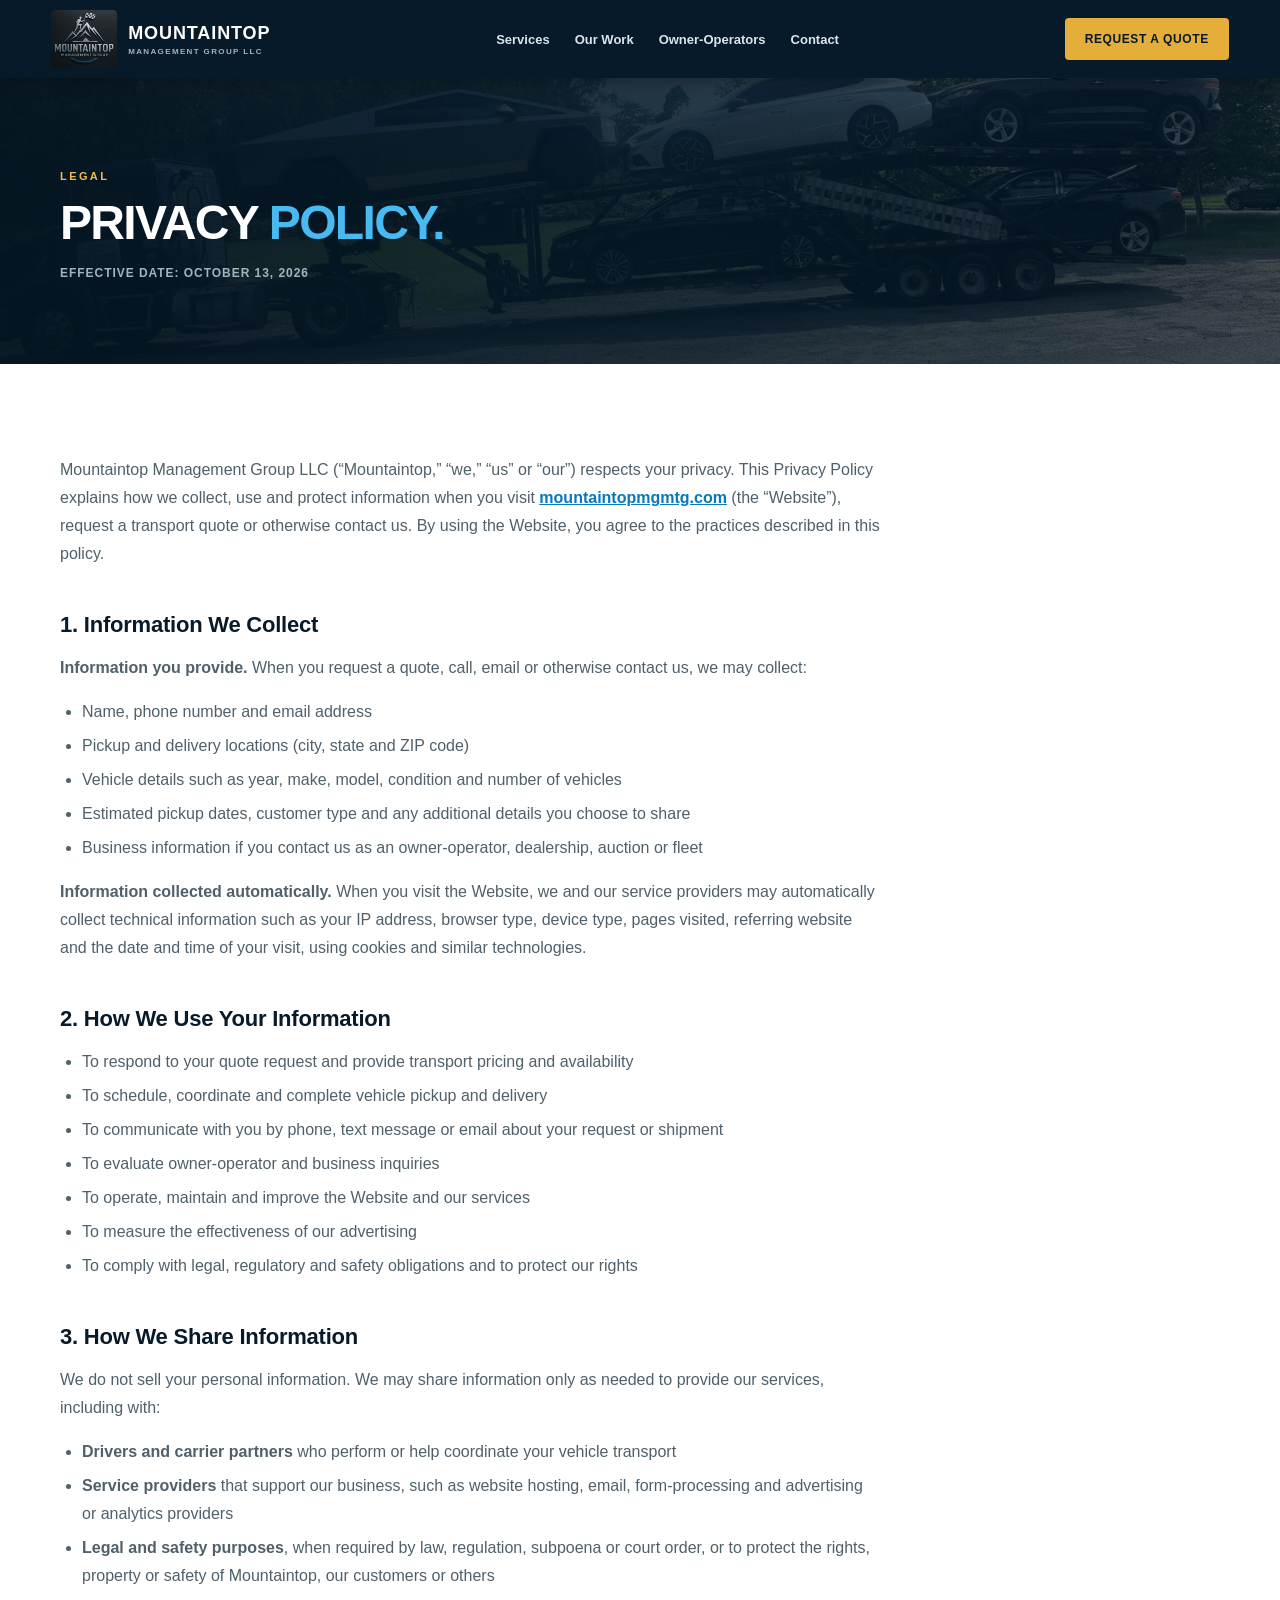
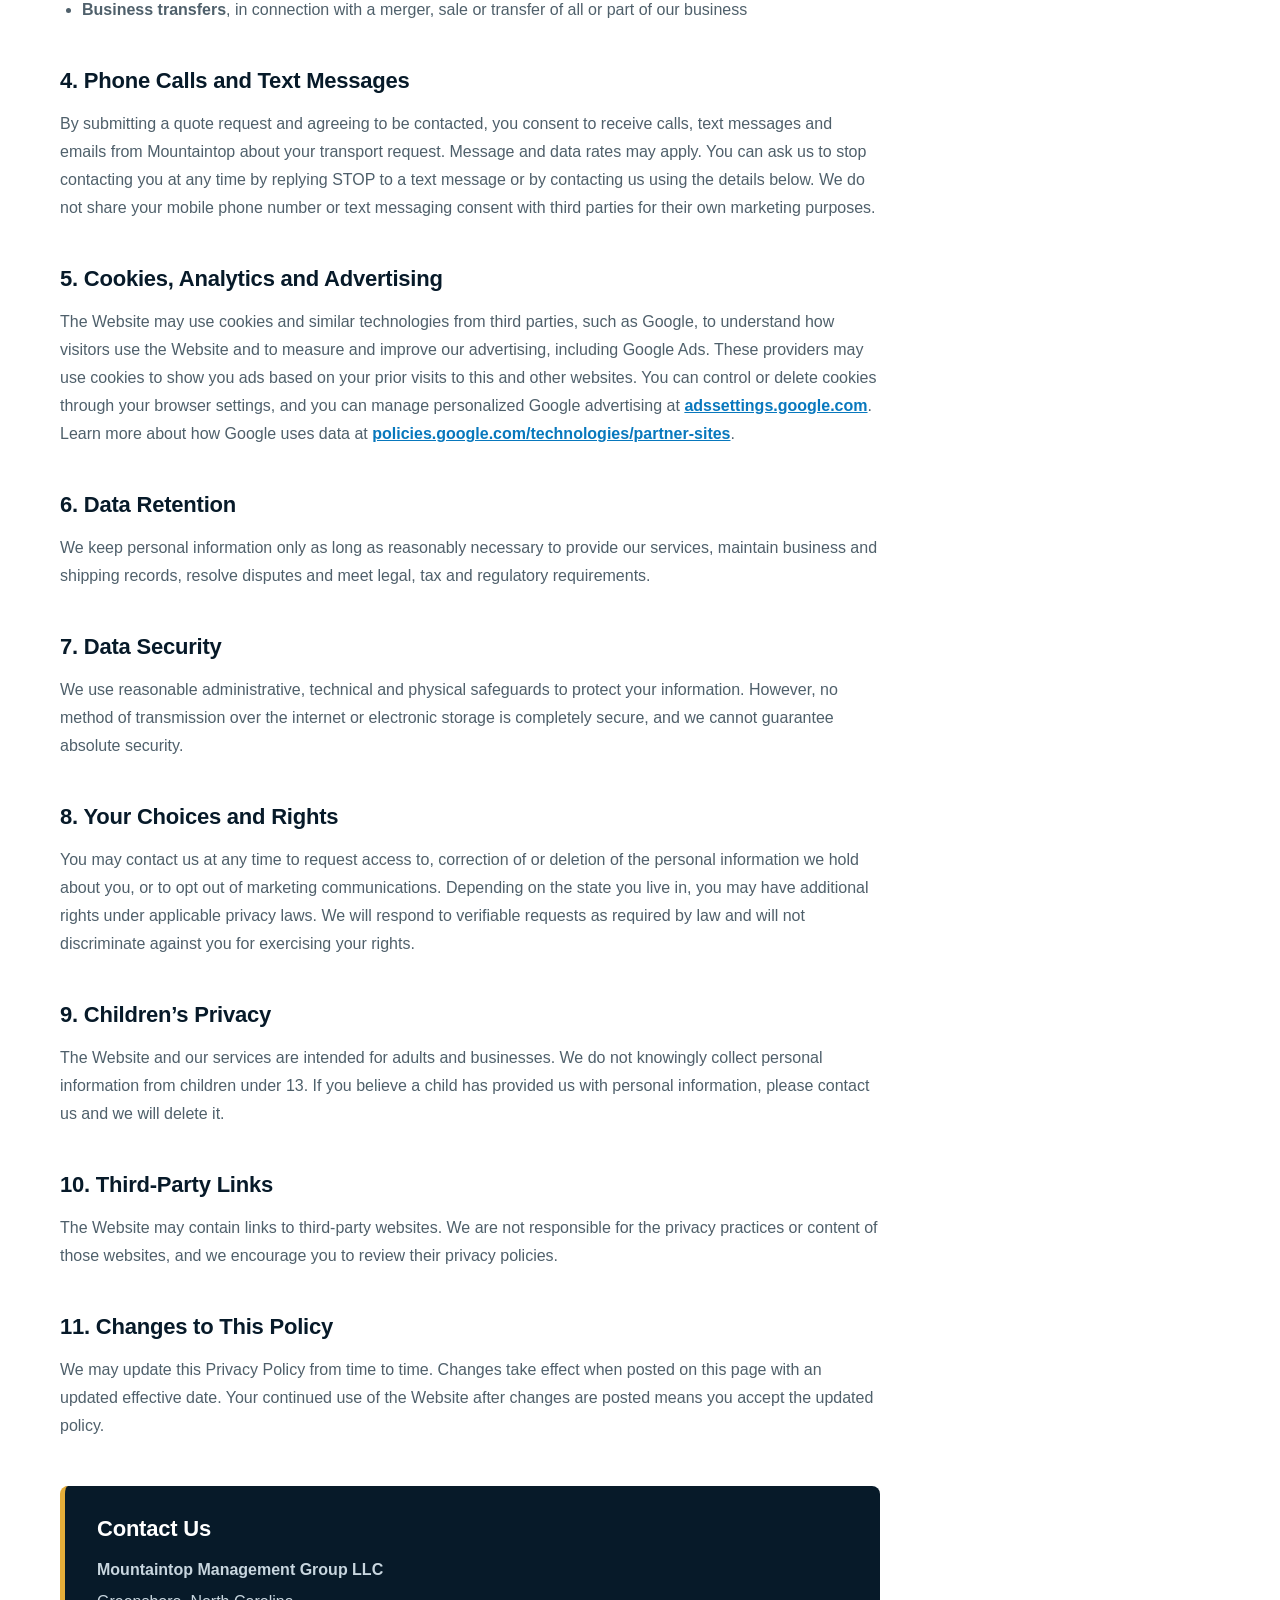
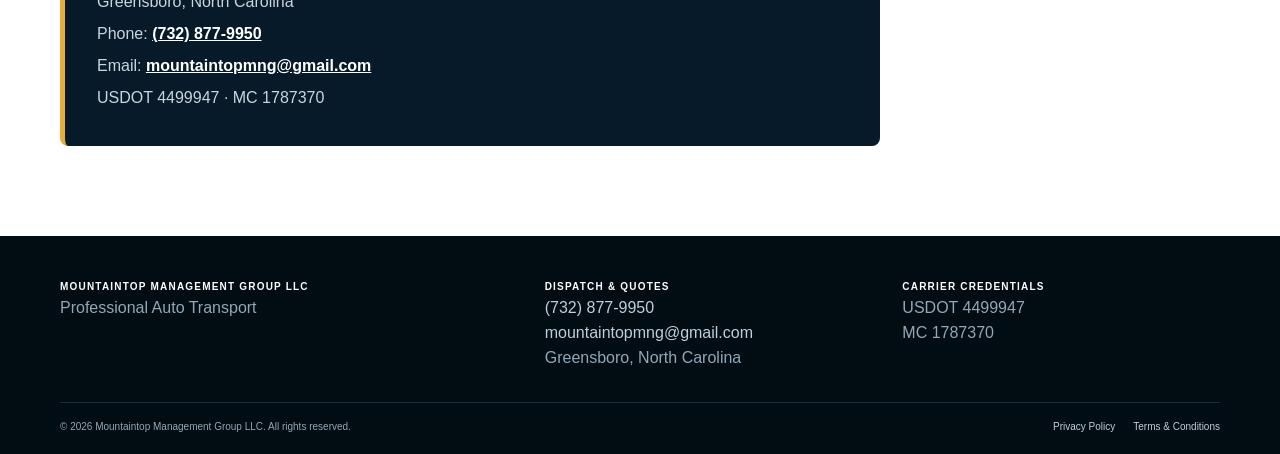
<file: privacy-policy.html>
<!doctype html>
<html lang="en">
<head>
<meta charset="utf-8"><meta name="viewport" content="width=device-width,initial-scale=1,viewport-fit=cover">
<title>Privacy Policy | Mountaintop Management Group</title>
<meta name="description" content="Privacy Policy for Mountaintop Management Group LLC. Learn how we collect, use and protect information submitted through our auto transport website.">
<link rel="icon" href="images/logo.jpg">
<style>
*{box-sizing:border-box}html{scroll-behavior:smooth}body{margin:0;font-family:-apple-system,BlinkMacSystemFont,"Segoe UI",Arial,sans-serif;color:#132330;background:#fff}:root{--navy:#071a29;--steel:#193d58;--blue:#0878bd;--ice:#dcebf3;--gold:#e5ad39;--muted:#687883}.wrap{width:min(1160px,calc(100% - 38px));margin:auto}
header{height:78px;background:#071a29;display:flex;align-items:center;justify-content:space-between;padding:0 max(18px,4vw);position:sticky;top:0;z-index:30;box-shadow:0 2px 16px #0005}header img{width:66px;height:58px;object-fit:cover;object-position:center;border-radius:4px}.brand{display:flex;align-items:center;gap:11px;color:white;text-decoration:none}.brandtext{font-weight:900;font-size:18px;letter-spacing:.05em}.brandtext small{display:block;font-size:8px;color:#9eb4c3;letter-spacing:.17em;margin-top:3px}nav{display:flex;gap:25px}nav a{color:#d9e5ec;text-decoration:none;font-size:13px;font-weight:750}.btn{display:inline-block;padding:14px 20px;border-radius:4px;text-decoration:none;font-size:12px;font-weight:900;letter-spacing:.05em;border:0}.gold{background:var(--gold);color:#071a29}.outline{border:1px solid #a9bdca;color:white;background:#071a2966}.menu{display:none;color:white;font-size:26px}
.hero{min-height:700px;position:relative;color:white;background-image:linear-gradient(90deg,#041522f2 0%,#061a29c9 44%,#061a2945 75%),url("images/hero.jpg");background-size:cover;background-position:center 48%}.hero .wrap{padding-top:100px;position:relative;z-index:2}.eyebrow{font-size:11px;letter-spacing:.22em;font-weight:900;color:#f1bd4e;margin-bottom:18px}h1,h2,h3{margin-top:0}h1{font-size:clamp(58px,8vw,102px);line-height:.86;letter-spacing:-.045em;margin-bottom:26px;max-width:780px}h1 span,.blue{color:#49b9f1}.lead{max-width:630px;font-size:18px;line-height:1.65;color:#e0e9ee}.actions{display:flex;gap:12px;flex-wrap:wrap;margin-top:30px}.stats{position:absolute;bottom:0;left:0;right:0;background:#071a29ed;display:grid;grid-template-columns:repeat(4,1fr);padding:0 max(19px,calc((100% - 1160px)/2))}.stats div{padding:21px 23px;border-right:1px solid #29485d}.stats small{display:block;color:#819cac;font-size:8px;letter-spacing:.16em;font-weight:800}.stats strong{font-size:18px}
.intro{display:grid;grid-template-columns:1.15fr .85fr;gap:80px;padding:95px 0;align-items:center}.label{color:var(--blue);font-size:10px;letter-spacing:.2em;font-weight:900}.title{font-size:clamp(42px,5vw,64px);line-height:.96;letter-spacing:-.035em;margin:12px 0 0}.copy{color:var(--muted);line-height:1.75}.services{background:#071a29;color:white;padding:88px 0}.services .label{color:#efbb4d}.services .title{margin-bottom:36px}.cards{display:grid;grid-template-columns:repeat(4,1fr);gap:2px}.card{background:#0c2a40;padding:28px;min-height:245px;border-top:4px solid #1d4966}.card b{font-size:10px;color:#7895a8}.card i{display:block;font-style:normal;font-size:27px;color:#e8b441;margin:34px 0 18px}.card h3{font-size:21px;margin-bottom:9px}.card p{font-size:14px;color:#a9bcc8;line-height:1.6}
.feature{display:grid;grid-template-columns:1.08fr .92fr;min-height:610px}.feature-photo{background:url("images/carrier-suvs.jpg") center/cover no-repeat;min-height:520px}.feature-copy{background:#0878bd;color:white;padding:75px 8vw}.feature-copy .label{color:#d9f2ff}.feature-copy .title{margin-bottom:34px}.reason{border-top:1px solid #ffffff4a;padding:20px 0;display:grid;grid-template-columns:38px 1fr;gap:15px}.reason>b{color:#bce9ff}.reason h3{margin:0 0 5px;font-size:18px}.reason p{margin:0;color:#dff3fc;font-size:14px;line-height:1.55}
.gallery{padding:90px 0;background:#f2f5f7}.gallery-head{display:flex;justify-content:space-between;align-items:end;gap:25px;margin-bottom:30px}.gallery-head .copy{max-width:470px}.grid{display:grid;grid-template-columns:1.25fr .75fr .75fr;grid-template-rows:260px 260px;gap:12px}.grid img{width:100%;height:100%;object-fit:cover;border-radius:5px}.grid .big{grid-row:1/3}.grid .wide{grid-column:2/4}.caption{margin-top:15px;color:#687883;font-size:12px}
.process{padding:90px 0}.steps{display:grid;grid-template-columns:repeat(4,1fr);border-top:5px solid var(--gold);margin-top:35px}.step{padding:27px 24px;border-right:1px solid #dce3e8}.step b{color:var(--blue);font-size:11px}.step h3{margin:23px 0 5px}.step p{color:var(--muted);font-size:14px}
.quote{background:#071a29;color:white;padding:88px 0}.quotegrid{display:grid;grid-template-columns:.8fr 1.2fr;gap:75px}.quote .label{color:#efbb4d}.quote .copy{color:#a9bdca}form{display:grid;gap:13px}.two{display:grid;grid-template-columns:1fr 1fr;gap:13px}label{font-size:9px;letter-spacing:.12em;font-weight:900;color:#99afbd;text-transform:uppercase}input,textarea{display:block;width:100%;margin-top:6px;padding:14px;background:#0d2c43;border:1px solid #38576b;color:white;border-radius:3px;font:inherit}textarea{min-height:105px}.note{font-size:10px;color:#738d9d}
.operators{padding:80px 0;background:#eef3f6}.opgrid{display:grid;grid-template-columns:1fr 1fr;gap:70px;align-items:center}footer{background:#020c13;color:#91a8b7;padding:45px 0 22px}.footergrid{display:grid;grid-template-columns:1.4fr 1fr 1fr;gap:40px}.footergrid>div{display:flex;flex-direction:column;gap:7px}.footergrid b{color:white;font-size:10px;letter-spacing:.12em}.footergrid a{color:#bed0db;text-decoration:none}.legal{border-top:1px solid #1c2e39;margin-top:35px;padding-top:18px;font-size:10px}
@media(max-width:820px){header{height:68px}header img{width:52px;height:48px}.brandtext{font-size:14px}nav,header>.btn{display:none}.menu{display:block}.hero{min-height:710px;background-image:linear-gradient(180deg,#041522d9 0%,#061a2980 50%,#061a29c9 100%),url("images/hero.jpg");background-position:56% center}.hero .wrap{padding-top:68px}h1{font-size:52px;line-height:.9}.lead{font-size:15px;max-width:95%}.actions{display:grid;width:100%}.actions .btn{text-align:center}.stats{grid-template-columns:1fr 1fr;padding:0}.stats div{padding:12px 17px}.stats strong{font-size:14px}.intro,.feature,.quotegrid,.opgrid{grid-template-columns:1fr}.intro{gap:25px;padding:68px 0}.cards,.steps{grid-template-columns:1fr 1fr}.feature-photo{min-height:390px;background-position:center}.feature-copy{padding:60px 25px}.grid{grid-template-columns:1fr 1fr;grid-template-rows:270px 190px 190px}.grid .big{grid-column:1/3;grid-row:auto}.grid .wide{grid-column:auto}.quotegrid{gap:35px}.footergrid{grid-template-columns:1fr}}
@media(max-width:500px){.wrap{width:calc(100% - 32px)}.brandtext small{font-size:7px}.hero{min-height:730px}h1{font-size:48px}.title{font-size:40px}.cards,.steps{grid-template-columns:1fr}.card{min-height:205px}.grid{grid-template-columns:1fr;grid-template-rows:245px 190px 190px 190px}.grid .big,.grid .wide{grid-column:auto;grid-row:auto}.gallery-head{display:block}.two{grid-template-columns:1fr}.stats small{font-size:7px}.stats strong{font-size:13px}}

/* 2026 mobile polish */
.cards{grid-template-columns:repeat(5,1fr)}
.menu{background:transparent;border:0;cursor:pointer}
@media(max-width:760px){
header{height:72px;padding:0 16px}header img{width:72px;height:58px}.brand{gap:9px}.brandtext{font-size:16px}.brandtext small{font-size:7px}header>.btn{display:none}.menu{display:block}
nav{display:none;position:absolute;top:72px;left:0;right:0;background:#071a29;padding:12px 18px 20px;box-shadow:0 14px 24px #0007;flex-direction:column;gap:0}nav.open{display:flex}nav a{padding:15px 4px;border-bottom:1px solid #ffffff18;font-size:14px}
.hero{min-height:760px;background-position:62% center}.hero .wrap{padding-top:54px;padding-bottom:190px}.eyebrow{font-size:11px;letter-spacing:.19em}h1{font-size:46px;line-height:.88;letter-spacing:-.045em;margin-top:20px}.lead{font-size:16px;line-height:1.55;max-width:100%;margin-top:24px}.actions{gap:12px;margin-top:28px}.actions .btn{padding:17px 16px;font-size:12px}.stats{background:#061723f2}.stats div{min-height:62px;display:flex;flex-direction:column;justify-content:center}.stats small{font-size:8px}.stats strong{font-size:15px}.cards{grid-template-columns:1fr 1fr}.card{min-height:225px}.gallery{padding-top:72px}.process{padding-top:72px;padding-bottom:72px}.quote{padding-top:72px;padding-bottom:72px}form{padding:25px 20px}.operators{padding:64px 0}.footergrid{gap:26px}}
@media(max-width:500px){.hero{min-height:790px}h1{font-size:45px}.cards{grid-template-columns:1fr}.card{min-height:190px}.title{font-size:37px}.stats{grid-template-columns:1fr 1fr}.stats div{padding:12px 16px}}

.nationwide{padding:78px 0;background:#eef5f8}.nationwide-grid{display:grid;grid-template-columns:1.1fr .9fr;gap:54px;align-items:center}.nationwide-box{background:#071a29;color:white;padding:32px;border-radius:8px}.nationwide-box h3{font-size:22px;margin:0 0 16px}.nationwide-box p{color:#c8d6df;line-height:1.7}.nationwide-points{display:grid;grid-template-columns:1fr 1fr;gap:12px;margin-top:22px}.nationwide-points span{background:#fff;padding:14px;font-weight:800;font-size:12px;letter-spacing:.04em;border-left:4px solid var(--gold)}.trustbar{background:var(--gold);color:#071a29;padding:13px 18px;text-align:center;font-weight:900;letter-spacing:.06em;font-size:12px}.quote select,.quote input[type=date]{width:100%;font:inherit}.quote .three{display:grid;grid-template-columns:1fr 1fr 1fr;gap:14px}.quote .check{display:flex;align-items:center;gap:8px;margin:8px 0 18px}.quote .check input{width:auto}.quote .micro{font-size:12px;color:#6b7a84;line-height:1.5;margin-top:12px}@media(max-width:760px){.nationwide{padding:54px 0}.nationwide-grid{grid-template-columns:1fr;gap:28px}.nationwide-points{grid-template-columns:1fr}.quote .three{grid-template-columns:1fr}.trustbar{font-size:10px}}
.legal{display:flex;justify-content:space-between;flex-wrap:wrap;gap:10px}.legal-links{display:flex;gap:18px}.legal-links a{color:#bed0db;text-decoration:none}.legal-links a:hover{color:#fff}
.page-hero{background:linear-gradient(90deg,#041522f2 0%,#061a29d9 55%,#061a29a6 100%),url("images/hero.jpg") center 48%/cover no-repeat;color:white;padding:92px 0 84px}.page-hero .title{color:white}.page-hero .lead{margin:22px 0 0}.page-hero .meta{margin-top:20px;font-size:12px;letter-spacing:.08em;color:#9eb4c3;font-weight:800}
.doc{padding:76px 0 90px}.doc-body{max-width:820px}.doc-body h2{font-size:22px;letter-spacing:-.01em;margin:44px 0 12px;color:#071a29}.doc-body h2:first-child{margin-top:0}.doc-body p,.doc-body li{color:#4f606b;line-height:1.75;font-size:16px}.doc-body ul{padding-left:22px}.doc-body li{margin-bottom:6px}.doc-body a{color:var(--blue);font-weight:700}
.contact-card{background:#071a29;color:white;border-radius:8px;padding:30px 32px;margin-top:46px;border-left:5px solid var(--gold)}.contact-card h2{color:white!important;margin:0 0 14px!important}.contact-card p{color:#c8d6df!important;margin:4px 0}.contact-card a{color:white!important}
.next{padding:76px 0 90px}.next .steps{margin-top:30px}.next .actions{margin-top:42px}.btn.dark{background:#071a29;color:white}.btn.ghost{border:1px solid #c5d3dc;color:#071a29}
@media(max-width:760px){.page-hero{padding:64px 0 58px}.doc,.next{padding:54px 0 64px}.doc-body h2{font-size:20px;margin-top:36px}.contact-card{padding:24px 22px}.legal{flex-direction:column}}
/* heading scale */h1{font-size:clamp(46px,6vw,78px)}.title{font-size:clamp(32px,3.8vw,48px)}@media(max-width:760px){h1{font-size:40px}.title{font-size:32px}}@media(max-width:500px){h1{font-size:38px}.title{font-size:30px}}
</style></head>
<body>
<header><a class="brand" href="/"><img src="images/logo.jpg" alt="Mountaintop Management Group logo"><span class="brandtext">MOUNTAINTOP<small>MANAGEMENT GROUP LLC</small></span></a><nav id="mainNav"><a href="/#services">Services</a><a href="/#work">Our Work</a><a href="/#operators">Owner-Operators</a><a href="#contact">Contact</a></nav><a class="btn gold" href="/#quote">REQUEST A QUOTE</a><button class="menu" id="menuBtn" aria-label="Open menu" aria-expanded="false">☰</button></header>
<main id="top">
<section class="page-hero"><div class="wrap"><div class="eyebrow">LEGAL</div><h1 class="title">PRIVACY <span class="blue">POLICY.</span></h1><div class="meta">EFFECTIVE DATE: OCTOBER 13, 2026</div></div></section><section class="wrap doc"><div class="doc-body">
<p>Mountaintop Management Group LLC (“Mountaintop,” “we,” “us” or “our”) respects your privacy. This Privacy Policy explains how we collect, use and protect information when you visit <a href="/">mountaintopmgmtg.com</a> (the “Website”), request a transport quote or otherwise contact us. By using the Website, you agree to the practices described in this policy.</p>

<h2>1. Information We Collect</h2>
<p><strong>Information you provide.</strong> When you request a quote, call, email or otherwise contact us, we may collect:</p>
<ul><li>Name, phone number and email address</li><li>Pickup and delivery locations (city, state and ZIP code)</li><li>Vehicle details such as year, make, model, condition and number of vehicles</li><li>Estimated pickup dates, customer type and any additional details you choose to share</li><li>Business information if you contact us as an owner-operator, dealership, auction or fleet</li></ul>
<p><strong>Information collected automatically.</strong> When you visit the Website, we and our service providers may automatically collect technical information such as your IP address, browser type, device type, pages visited, referring website and the date and time of your visit, using cookies and similar technologies.</p>

<h2>2. How We Use Your Information</h2>
<ul><li>To respond to your quote request and provide transport pricing and availability</li><li>To schedule, coordinate and complete vehicle pickup and delivery</li><li>To communicate with you by phone, text message or email about your request or shipment</li><li>To evaluate owner-operator and business inquiries</li><li>To operate, maintain and improve the Website and our services</li><li>To measure the effectiveness of our advertising</li><li>To comply with legal, regulatory and safety obligations and to protect our rights</li></ul>

<h2>3. How We Share Information</h2>
<p>We do not sell your personal information. We may share information only as needed to provide our services, including with:</p>
<ul><li><strong>Drivers and carrier partners</strong> who perform or help coordinate your vehicle transport</li><li><strong>Service providers</strong> that support our business, such as website hosting, email, form-processing and advertising or analytics providers</li><li><strong>Legal and safety purposes</strong>, when required by law, regulation, subpoena or court order, or to protect the rights, property or safety of Mountaintop, our customers or others</li><li><strong>Business transfers</strong>, in connection with a merger, sale or transfer of all or part of our business</li></ul>

<h2>4. Phone Calls and Text Messages</h2>
<p>By submitting a quote request and agreeing to be contacted, you consent to receive calls, text messages and emails from Mountaintop about your transport request. Message and data rates may apply. You can ask us to stop contacting you at any time by replying STOP to a text message or by contacting us using the details below. We do not share your mobile phone number or text messaging consent with third parties for their own marketing purposes.</p>

<h2>5. Cookies, Analytics and Advertising</h2>
<p>The Website may use cookies and similar technologies from third parties, such as Google, to understand how visitors use the Website and to measure and improve our advertising, including Google Ads. These providers may use cookies to show you ads based on your prior visits to this and other websites. You can control or delete cookies through your browser settings, and you can manage personalized Google advertising at <a href="https://adssettings.google.com" target="_blank" rel="noopener">adssettings.google.com</a>. Learn more about how Google uses data at <a href="https://policies.google.com/technologies/partner-sites" target="_blank" rel="noopener">policies.google.com/technologies/partner-sites</a>.</p>

<h2>6. Data Retention</h2>
<p>We keep personal information only as long as reasonably necessary to provide our services, maintain business and shipping records, resolve disputes and meet legal, tax and regulatory requirements.</p>

<h2>7. Data Security</h2>
<p>We use reasonable administrative, technical and physical safeguards to protect your information. However, no method of transmission over the internet or electronic storage is completely secure, and we cannot guarantee absolute security.</p>

<h2>8. Your Choices and Rights</h2>
<p>You may contact us at any time to request access to, correction of or deletion of the personal information we hold about you, or to opt out of marketing communications. Depending on the state you live in, you may have additional rights under applicable privacy laws. We will respond to verifiable requests as required by law and will not discriminate against you for exercising your rights.</p>

<h2>9. Children’s Privacy</h2>
<p>The Website and our services are intended for adults and businesses. We do not knowingly collect personal information from children under 13. If you believe a child has provided us with personal information, please contact us and we will delete it.</p>

<h2>10. Third-Party Links</h2>
<p>The Website may contain links to third-party websites. We are not responsible for the privacy practices or content of those websites, and we encourage you to review their privacy policies.</p>

<h2>11. Changes to This Policy</h2>
<p>We may update this Privacy Policy from time to time. Changes take effect when posted on this page with an updated effective date. Your continued use of the Website after changes are posted means you accept the updated policy.</p>
<div class="contact-card"><h2>Contact Us</h2>
<p><strong>Mountaintop Management Group LLC</strong></p>
<p>Greensboro, North Carolina</p>
<p>Phone: <a href="tel:+17328779950">(732) 877-9950</a></p>
<p>Email: <a href="mailto:mountaintopmng@gmail.com">mountaintopmng@gmail.com</a></p>
<p>USDOT 4499947 · MC 1787370</p></div></div></section>
</main>
<footer id="contact"><div class="wrap footergrid"><div><b>MOUNTAINTOP MANAGEMENT GROUP LLC</b><span>Professional Auto Transport</span></div><div><b>DISPATCH & QUOTES</b><a href="tel:+17328779950">(732) 877-9950</a><a href="mailto:mountaintopmng@gmail.com">mountaintopmng@gmail.com</a><span>Greensboro, North Carolina</span></div><div><b>CARRIER CREDENTIALS</b><span>USDOT 4499947</span><span>MC 1787370</span></div></div><div class="wrap legal">© 2026 Mountaintop Management Group LLC. All rights reserved.<span class="legal-links"><a href="/privacy-policy">Privacy Policy</a><a href="/terms-and-conditions">Terms &amp; Conditions</a></span></div></footer>
<script>const b=document.getElementById('menuBtn'),n=document.getElementById('mainNav');if(b&&n){b.addEventListener('click',()=>{const o=n.classList.toggle('open');b.setAttribute('aria-expanded',o);b.textContent=o?'✕':'☰'});n.querySelectorAll('a').forEach(a=>a.addEventListener('click',()=>{n.classList.remove('open');b.setAttribute('aria-expanded','false');b.textContent='☰'}));}</script></body></html>
</file>
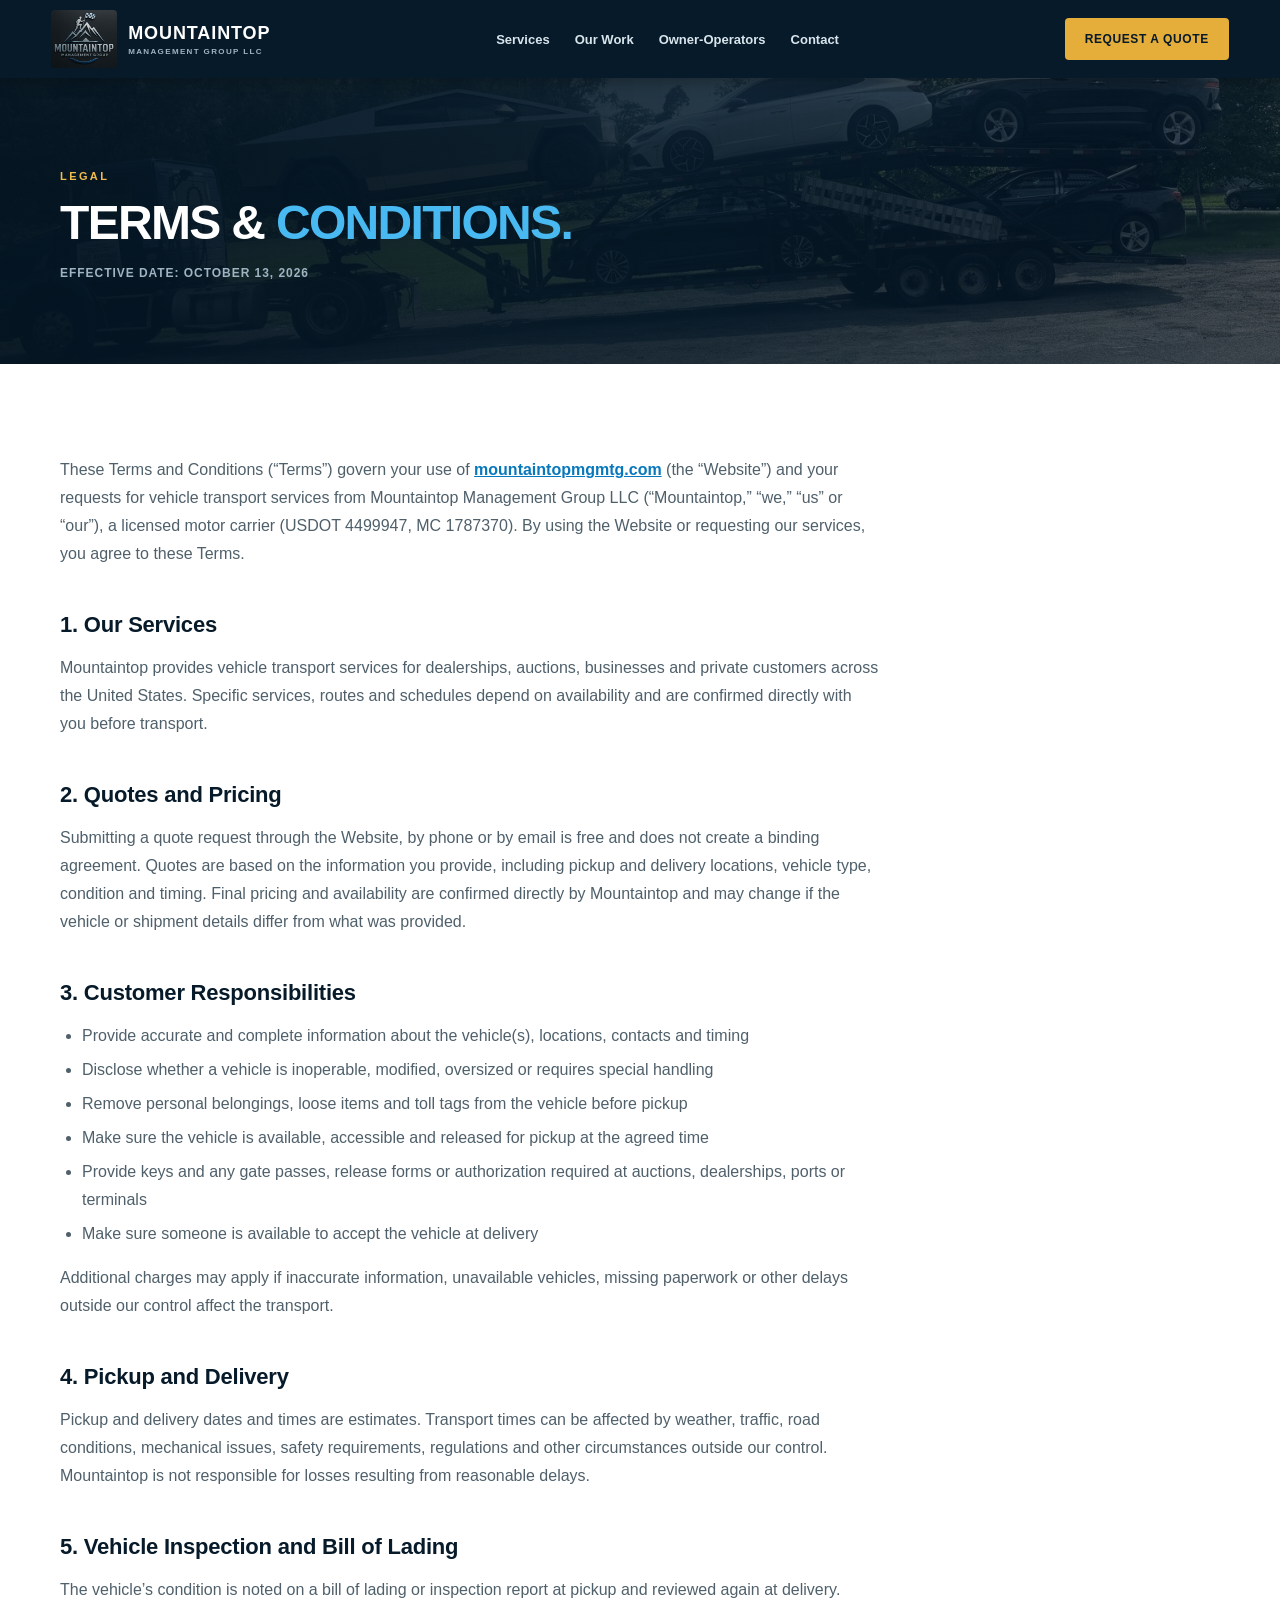
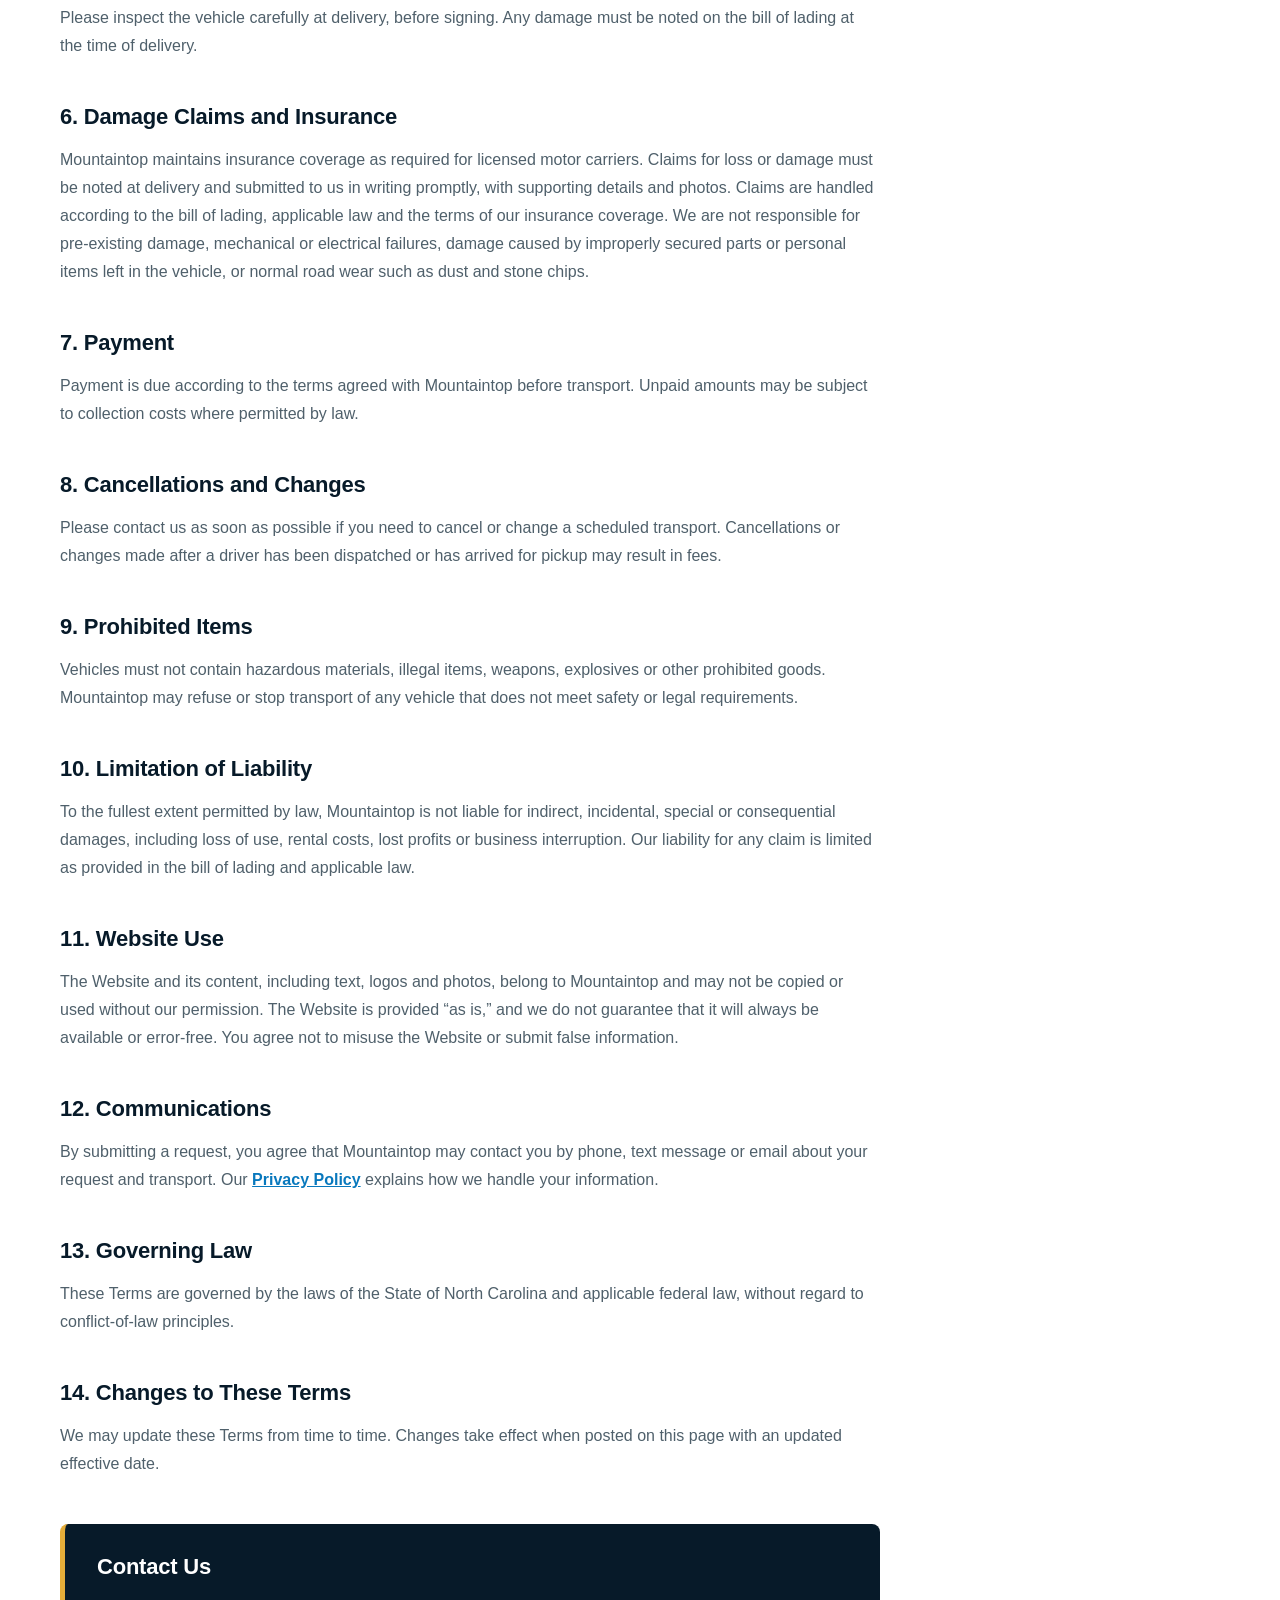
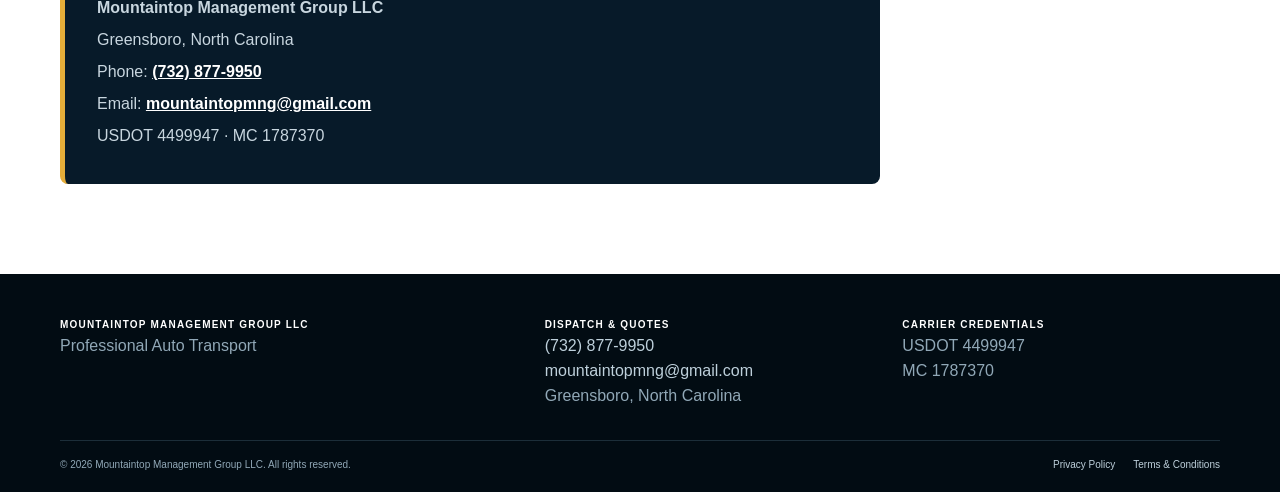
<file: terms-and-conditions.html>
<!doctype html>
<html lang="en">
<head>
<meta charset="utf-8"><meta name="viewport" content="width=device-width,initial-scale=1,viewport-fit=cover">
<title>Terms & Conditions | Mountaintop Management Group</title>
<meta name="description" content="Terms and Conditions for Mountaintop Management Group LLC website use, transport quote requests and nationwide auto transport services.">
<link rel="icon" href="images/logo.jpg">
<style>
*{box-sizing:border-box}html{scroll-behavior:smooth}body{margin:0;font-family:-apple-system,BlinkMacSystemFont,"Segoe UI",Arial,sans-serif;color:#132330;background:#fff}:root{--navy:#071a29;--steel:#193d58;--blue:#0878bd;--ice:#dcebf3;--gold:#e5ad39;--muted:#687883}.wrap{width:min(1160px,calc(100% - 38px));margin:auto}
header{height:78px;background:#071a29;display:flex;align-items:center;justify-content:space-between;padding:0 max(18px,4vw);position:sticky;top:0;z-index:30;box-shadow:0 2px 16px #0005}header img{width:66px;height:58px;object-fit:cover;object-position:center;border-radius:4px}.brand{display:flex;align-items:center;gap:11px;color:white;text-decoration:none}.brandtext{font-weight:900;font-size:18px;letter-spacing:.05em}.brandtext small{display:block;font-size:8px;color:#9eb4c3;letter-spacing:.17em;margin-top:3px}nav{display:flex;gap:25px}nav a{color:#d9e5ec;text-decoration:none;font-size:13px;font-weight:750}.btn{display:inline-block;padding:14px 20px;border-radius:4px;text-decoration:none;font-size:12px;font-weight:900;letter-spacing:.05em;border:0}.gold{background:var(--gold);color:#071a29}.outline{border:1px solid #a9bdca;color:white;background:#071a2966}.menu{display:none;color:white;font-size:26px}
.hero{min-height:700px;position:relative;color:white;background-image:linear-gradient(90deg,#041522f2 0%,#061a29c9 44%,#061a2945 75%),url("images/hero.jpg");background-size:cover;background-position:center 48%}.hero .wrap{padding-top:100px;position:relative;z-index:2}.eyebrow{font-size:11px;letter-spacing:.22em;font-weight:900;color:#f1bd4e;margin-bottom:18px}h1,h2,h3{margin-top:0}h1{font-size:clamp(58px,8vw,102px);line-height:.86;letter-spacing:-.045em;margin-bottom:26px;max-width:780px}h1 span,.blue{color:#49b9f1}.lead{max-width:630px;font-size:18px;line-height:1.65;color:#e0e9ee}.actions{display:flex;gap:12px;flex-wrap:wrap;margin-top:30px}.stats{position:absolute;bottom:0;left:0;right:0;background:#071a29ed;display:grid;grid-template-columns:repeat(4,1fr);padding:0 max(19px,calc((100% - 1160px)/2))}.stats div{padding:21px 23px;border-right:1px solid #29485d}.stats small{display:block;color:#819cac;font-size:8px;letter-spacing:.16em;font-weight:800}.stats strong{font-size:18px}
.intro{display:grid;grid-template-columns:1.15fr .85fr;gap:80px;padding:95px 0;align-items:center}.label{color:var(--blue);font-size:10px;letter-spacing:.2em;font-weight:900}.title{font-size:clamp(42px,5vw,64px);line-height:.96;letter-spacing:-.035em;margin:12px 0 0}.copy{color:var(--muted);line-height:1.75}.services{background:#071a29;color:white;padding:88px 0}.services .label{color:#efbb4d}.services .title{margin-bottom:36px}.cards{display:grid;grid-template-columns:repeat(4,1fr);gap:2px}.card{background:#0c2a40;padding:28px;min-height:245px;border-top:4px solid #1d4966}.card b{font-size:10px;color:#7895a8}.card i{display:block;font-style:normal;font-size:27px;color:#e8b441;margin:34px 0 18px}.card h3{font-size:21px;margin-bottom:9px}.card p{font-size:14px;color:#a9bcc8;line-height:1.6}
.feature{display:grid;grid-template-columns:1.08fr .92fr;min-height:610px}.feature-photo{background:url("images/carrier-suvs.jpg") center/cover no-repeat;min-height:520px}.feature-copy{background:#0878bd;color:white;padding:75px 8vw}.feature-copy .label{color:#d9f2ff}.feature-copy .title{margin-bottom:34px}.reason{border-top:1px solid #ffffff4a;padding:20px 0;display:grid;grid-template-columns:38px 1fr;gap:15px}.reason>b{color:#bce9ff}.reason h3{margin:0 0 5px;font-size:18px}.reason p{margin:0;color:#dff3fc;font-size:14px;line-height:1.55}
.gallery{padding:90px 0;background:#f2f5f7}.gallery-head{display:flex;justify-content:space-between;align-items:end;gap:25px;margin-bottom:30px}.gallery-head .copy{max-width:470px}.grid{display:grid;grid-template-columns:1.25fr .75fr .75fr;grid-template-rows:260px 260px;gap:12px}.grid img{width:100%;height:100%;object-fit:cover;border-radius:5px}.grid .big{grid-row:1/3}.grid .wide{grid-column:2/4}.caption{margin-top:15px;color:#687883;font-size:12px}
.process{padding:90px 0}.steps{display:grid;grid-template-columns:repeat(4,1fr);border-top:5px solid var(--gold);margin-top:35px}.step{padding:27px 24px;border-right:1px solid #dce3e8}.step b{color:var(--blue);font-size:11px}.step h3{margin:23px 0 5px}.step p{color:var(--muted);font-size:14px}
.quote{background:#071a29;color:white;padding:88px 0}.quotegrid{display:grid;grid-template-columns:.8fr 1.2fr;gap:75px}.quote .label{color:#efbb4d}.quote .copy{color:#a9bdca}form{display:grid;gap:13px}.two{display:grid;grid-template-columns:1fr 1fr;gap:13px}label{font-size:9px;letter-spacing:.12em;font-weight:900;color:#99afbd;text-transform:uppercase}input,textarea{display:block;width:100%;margin-top:6px;padding:14px;background:#0d2c43;border:1px solid #38576b;color:white;border-radius:3px;font:inherit}textarea{min-height:105px}.note{font-size:10px;color:#738d9d}
.operators{padding:80px 0;background:#eef3f6}.opgrid{display:grid;grid-template-columns:1fr 1fr;gap:70px;align-items:center}footer{background:#020c13;color:#91a8b7;padding:45px 0 22px}.footergrid{display:grid;grid-template-columns:1.4fr 1fr 1fr;gap:40px}.footergrid>div{display:flex;flex-direction:column;gap:7px}.footergrid b{color:white;font-size:10px;letter-spacing:.12em}.footergrid a{color:#bed0db;text-decoration:none}.legal{border-top:1px solid #1c2e39;margin-top:35px;padding-top:18px;font-size:10px}
@media(max-width:820px){header{height:68px}header img{width:52px;height:48px}.brandtext{font-size:14px}nav,header>.btn{display:none}.menu{display:block}.hero{min-height:710px;background-image:linear-gradient(180deg,#041522d9 0%,#061a2980 50%,#061a29c9 100%),url("images/hero.jpg");background-position:56% center}.hero .wrap{padding-top:68px}h1{font-size:52px;line-height:.9}.lead{font-size:15px;max-width:95%}.actions{display:grid;width:100%}.actions .btn{text-align:center}.stats{grid-template-columns:1fr 1fr;padding:0}.stats div{padding:12px 17px}.stats strong{font-size:14px}.intro,.feature,.quotegrid,.opgrid{grid-template-columns:1fr}.intro{gap:25px;padding:68px 0}.cards,.steps{grid-template-columns:1fr 1fr}.feature-photo{min-height:390px;background-position:center}.feature-copy{padding:60px 25px}.grid{grid-template-columns:1fr 1fr;grid-template-rows:270px 190px 190px}.grid .big{grid-column:1/3;grid-row:auto}.grid .wide{grid-column:auto}.quotegrid{gap:35px}.footergrid{grid-template-columns:1fr}}
@media(max-width:500px){.wrap{width:calc(100% - 32px)}.brandtext small{font-size:7px}.hero{min-height:730px}h1{font-size:48px}.title{font-size:40px}.cards,.steps{grid-template-columns:1fr}.card{min-height:205px}.grid{grid-template-columns:1fr;grid-template-rows:245px 190px 190px 190px}.grid .big,.grid .wide{grid-column:auto;grid-row:auto}.gallery-head{display:block}.two{grid-template-columns:1fr}.stats small{font-size:7px}.stats strong{font-size:13px}}

/* 2026 mobile polish */
.cards{grid-template-columns:repeat(5,1fr)}
.menu{background:transparent;border:0;cursor:pointer}
@media(max-width:760px){
header{height:72px;padding:0 16px}header img{width:72px;height:58px}.brand{gap:9px}.brandtext{font-size:16px}.brandtext small{font-size:7px}header>.btn{display:none}.menu{display:block}
nav{display:none;position:absolute;top:72px;left:0;right:0;background:#071a29;padding:12px 18px 20px;box-shadow:0 14px 24px #0007;flex-direction:column;gap:0}nav.open{display:flex}nav a{padding:15px 4px;border-bottom:1px solid #ffffff18;font-size:14px}
.hero{min-height:760px;background-position:62% center}.hero .wrap{padding-top:54px;padding-bottom:190px}.eyebrow{font-size:11px;letter-spacing:.19em}h1{font-size:46px;line-height:.88;letter-spacing:-.045em;margin-top:20px}.lead{font-size:16px;line-height:1.55;max-width:100%;margin-top:24px}.actions{gap:12px;margin-top:28px}.actions .btn{padding:17px 16px;font-size:12px}.stats{background:#061723f2}.stats div{min-height:62px;display:flex;flex-direction:column;justify-content:center}.stats small{font-size:8px}.stats strong{font-size:15px}.cards{grid-template-columns:1fr 1fr}.card{min-height:225px}.gallery{padding-top:72px}.process{padding-top:72px;padding-bottom:72px}.quote{padding-top:72px;padding-bottom:72px}form{padding:25px 20px}.operators{padding:64px 0}.footergrid{gap:26px}}
@media(max-width:500px){.hero{min-height:790px}h1{font-size:45px}.cards{grid-template-columns:1fr}.card{min-height:190px}.title{font-size:37px}.stats{grid-template-columns:1fr 1fr}.stats div{padding:12px 16px}}

.nationwide{padding:78px 0;background:#eef5f8}.nationwide-grid{display:grid;grid-template-columns:1.1fr .9fr;gap:54px;align-items:center}.nationwide-box{background:#071a29;color:white;padding:32px;border-radius:8px}.nationwide-box h3{font-size:22px;margin:0 0 16px}.nationwide-box p{color:#c8d6df;line-height:1.7}.nationwide-points{display:grid;grid-template-columns:1fr 1fr;gap:12px;margin-top:22px}.nationwide-points span{background:#fff;padding:14px;font-weight:800;font-size:12px;letter-spacing:.04em;border-left:4px solid var(--gold)}.trustbar{background:var(--gold);color:#071a29;padding:13px 18px;text-align:center;font-weight:900;letter-spacing:.06em;font-size:12px}.quote select,.quote input[type=date]{width:100%;font:inherit}.quote .three{display:grid;grid-template-columns:1fr 1fr 1fr;gap:14px}.quote .check{display:flex;align-items:center;gap:8px;margin:8px 0 18px}.quote .check input{width:auto}.quote .micro{font-size:12px;color:#6b7a84;line-height:1.5;margin-top:12px}@media(max-width:760px){.nationwide{padding:54px 0}.nationwide-grid{grid-template-columns:1fr;gap:28px}.nationwide-points{grid-template-columns:1fr}.quote .three{grid-template-columns:1fr}.trustbar{font-size:10px}}
.legal{display:flex;justify-content:space-between;flex-wrap:wrap;gap:10px}.legal-links{display:flex;gap:18px}.legal-links a{color:#bed0db;text-decoration:none}.legal-links a:hover{color:#fff}
.page-hero{background:linear-gradient(90deg,#041522f2 0%,#061a29d9 55%,#061a29a6 100%),url("images/hero.jpg") center 48%/cover no-repeat;color:white;padding:92px 0 84px}.page-hero .title{color:white}.page-hero .lead{margin:22px 0 0}.page-hero .meta{margin-top:20px;font-size:12px;letter-spacing:.08em;color:#9eb4c3;font-weight:800}
.doc{padding:76px 0 90px}.doc-body{max-width:820px}.doc-body h2{font-size:22px;letter-spacing:-.01em;margin:44px 0 12px;color:#071a29}.doc-body h2:first-child{margin-top:0}.doc-body p,.doc-body li{color:#4f606b;line-height:1.75;font-size:16px}.doc-body ul{padding-left:22px}.doc-body li{margin-bottom:6px}.doc-body a{color:var(--blue);font-weight:700}
.contact-card{background:#071a29;color:white;border-radius:8px;padding:30px 32px;margin-top:46px;border-left:5px solid var(--gold)}.contact-card h2{color:white!important;margin:0 0 14px!important}.contact-card p{color:#c8d6df!important;margin:4px 0}.contact-card a{color:white!important}
.next{padding:76px 0 90px}.next .steps{margin-top:30px}.next .actions{margin-top:42px}.btn.dark{background:#071a29;color:white}.btn.ghost{border:1px solid #c5d3dc;color:#071a29}
@media(max-width:760px){.page-hero{padding:64px 0 58px}.doc,.next{padding:54px 0 64px}.doc-body h2{font-size:20px;margin-top:36px}.contact-card{padding:24px 22px}.legal{flex-direction:column}}
/* heading scale */h1{font-size:clamp(46px,6vw,78px)}.title{font-size:clamp(32px,3.8vw,48px)}@media(max-width:760px){h1{font-size:40px}.title{font-size:32px}}@media(max-width:500px){h1{font-size:38px}.title{font-size:30px}}
</style></head>
<body>
<header><a class="brand" href="/"><img src="images/logo.jpg" alt="Mountaintop Management Group logo"><span class="brandtext">MOUNTAINTOP<small>MANAGEMENT GROUP LLC</small></span></a><nav id="mainNav"><a href="/#services">Services</a><a href="/#work">Our Work</a><a href="/#operators">Owner-Operators</a><a href="#contact">Contact</a></nav><a class="btn gold" href="/#quote">REQUEST A QUOTE</a><button class="menu" id="menuBtn" aria-label="Open menu" aria-expanded="false">☰</button></header>
<main id="top">
<section class="page-hero"><div class="wrap"><div class="eyebrow">LEGAL</div><h1 class="title">TERMS &amp; <span class="blue">CONDITIONS.</span></h1><div class="meta">EFFECTIVE DATE: OCTOBER 13, 2026</div></div></section><section class="wrap doc"><div class="doc-body">
<p>These Terms and Conditions (“Terms”) govern your use of <a href="/">mountaintopmgmtg.com</a> (the “Website”) and your requests for vehicle transport services from Mountaintop Management Group LLC (“Mountaintop,” “we,” “us” or “our”), a licensed motor carrier (USDOT 4499947, MC 1787370). By using the Website or requesting our services, you agree to these Terms.</p>

<h2>1. Our Services</h2>
<p>Mountaintop provides vehicle transport services for dealerships, auctions, businesses and private customers across the United States. Specific services, routes and schedules depend on availability and are confirmed directly with you before transport.</p>

<h2>2. Quotes and Pricing</h2>
<p>Submitting a quote request through the Website, by phone or by email is free and does not create a binding agreement. Quotes are based on the information you provide, including pickup and delivery locations, vehicle type, condition and timing. Final pricing and availability are confirmed directly by Mountaintop and may change if the vehicle or shipment details differ from what was provided.</p>

<h2>3. Customer Responsibilities</h2>
<ul><li>Provide accurate and complete information about the vehicle(s), locations, contacts and timing</li><li>Disclose whether a vehicle is inoperable, modified, oversized or requires special handling</li><li>Remove personal belongings, loose items and toll tags from the vehicle before pickup</li><li>Make sure the vehicle is available, accessible and released for pickup at the agreed time</li><li>Provide keys and any gate passes, release forms or authorization required at auctions, dealerships, ports or terminals</li><li>Make sure someone is available to accept the vehicle at delivery</li></ul>
<p>Additional charges may apply if inaccurate information, unavailable vehicles, missing paperwork or other delays outside our control affect the transport.</p>

<h2>4. Pickup and Delivery</h2>
<p>Pickup and delivery dates and times are estimates. Transport times can be affected by weather, traffic, road conditions, mechanical issues, safety requirements, regulations and other circumstances outside our control. Mountaintop is not responsible for losses resulting from reasonable delays.</p>

<h2>5. Vehicle Inspection and Bill of Lading</h2>
<p>The vehicle’s condition is noted on a bill of lading or inspection report at pickup and reviewed again at delivery. Please inspect the vehicle carefully at delivery, before signing. Any damage must be noted on the bill of lading at the time of delivery.</p>

<h2>6. Damage Claims and Insurance</h2>
<p>Mountaintop maintains insurance coverage as required for licensed motor carriers. Claims for loss or damage must be noted at delivery and submitted to us in writing promptly, with supporting details and photos. Claims are handled according to the bill of lading, applicable law and the terms of our insurance coverage. We are not responsible for pre-existing damage, mechanical or electrical failures, damage caused by improperly secured parts or personal items left in the vehicle, or normal road wear such as dust and stone chips.</p>

<h2>7. Payment</h2>
<p>Payment is due according to the terms agreed with Mountaintop before transport. Unpaid amounts may be subject to collection costs where permitted by law.</p>

<h2>8. Cancellations and Changes</h2>
<p>Please contact us as soon as possible if you need to cancel or change a scheduled transport. Cancellations or changes made after a driver has been dispatched or has arrived for pickup may result in fees.</p>

<h2>9. Prohibited Items</h2>
<p>Vehicles must not contain hazardous materials, illegal items, weapons, explosives or other prohibited goods. Mountaintop may refuse or stop transport of any vehicle that does not meet safety or legal requirements.</p>

<h2>10. Limitation of Liability</h2>
<p>To the fullest extent permitted by law, Mountaintop is not liable for indirect, incidental, special or consequential damages, including loss of use, rental costs, lost profits or business interruption. Our liability for any claim is limited as provided in the bill of lading and applicable law.</p>

<h2>11. Website Use</h2>
<p>The Website and its content, including text, logos and photos, belong to Mountaintop and may not be copied or used without our permission. The Website is provided “as is,” and we do not guarantee that it will always be available or error-free. You agree not to misuse the Website or submit false information.</p>

<h2>12. Communications</h2>
<p>By submitting a request, you agree that Mountaintop may contact you by phone, text message or email about your request and transport. Our <a href="/privacy-policy">Privacy Policy</a> explains how we handle your information.</p>

<h2>13. Governing Law</h2>
<p>These Terms are governed by the laws of the State of North Carolina and applicable federal law, without regard to conflict-of-law principles.</p>

<h2>14. Changes to These Terms</h2>
<p>We may update these Terms from time to time. Changes take effect when posted on this page with an updated effective date.</p>
<div class="contact-card"><h2>Contact Us</h2>
<p><strong>Mountaintop Management Group LLC</strong></p>
<p>Greensboro, North Carolina</p>
<p>Phone: <a href="tel:+17328779950">(732) 877-9950</a></p>
<p>Email: <a href="mailto:mountaintopmng@gmail.com">mountaintopmng@gmail.com</a></p>
<p>USDOT 4499947 · MC 1787370</p></div></div></section>
</main>
<footer id="contact"><div class="wrap footergrid"><div><b>MOUNTAINTOP MANAGEMENT GROUP LLC</b><span>Professional Auto Transport</span></div><div><b>DISPATCH & QUOTES</b><a href="tel:+17328779950">(732) 877-9950</a><a href="mailto:mountaintopmng@gmail.com">mountaintopmng@gmail.com</a><span>Greensboro, North Carolina</span></div><div><b>CARRIER CREDENTIALS</b><span>USDOT 4499947</span><span>MC 1787370</span></div></div><div class="wrap legal">© 2026 Mountaintop Management Group LLC. All rights reserved.<span class="legal-links"><a href="/privacy-policy">Privacy Policy</a><a href="/terms-and-conditions">Terms &amp; Conditions</a></span></div></footer>
<script>const b=document.getElementById('menuBtn'),n=document.getElementById('mainNav');if(b&&n){b.addEventListener('click',()=>{const o=n.classList.toggle('open');b.setAttribute('aria-expanded',o);b.textContent=o?'✕':'☰'});n.querySelectorAll('a').forEach(a=>a.addEventListener('click',()=>{n.classList.remove('open');b.setAttribute('aria-expanded','false');b.textContent='☰'}));}</script></body></html>
</file>
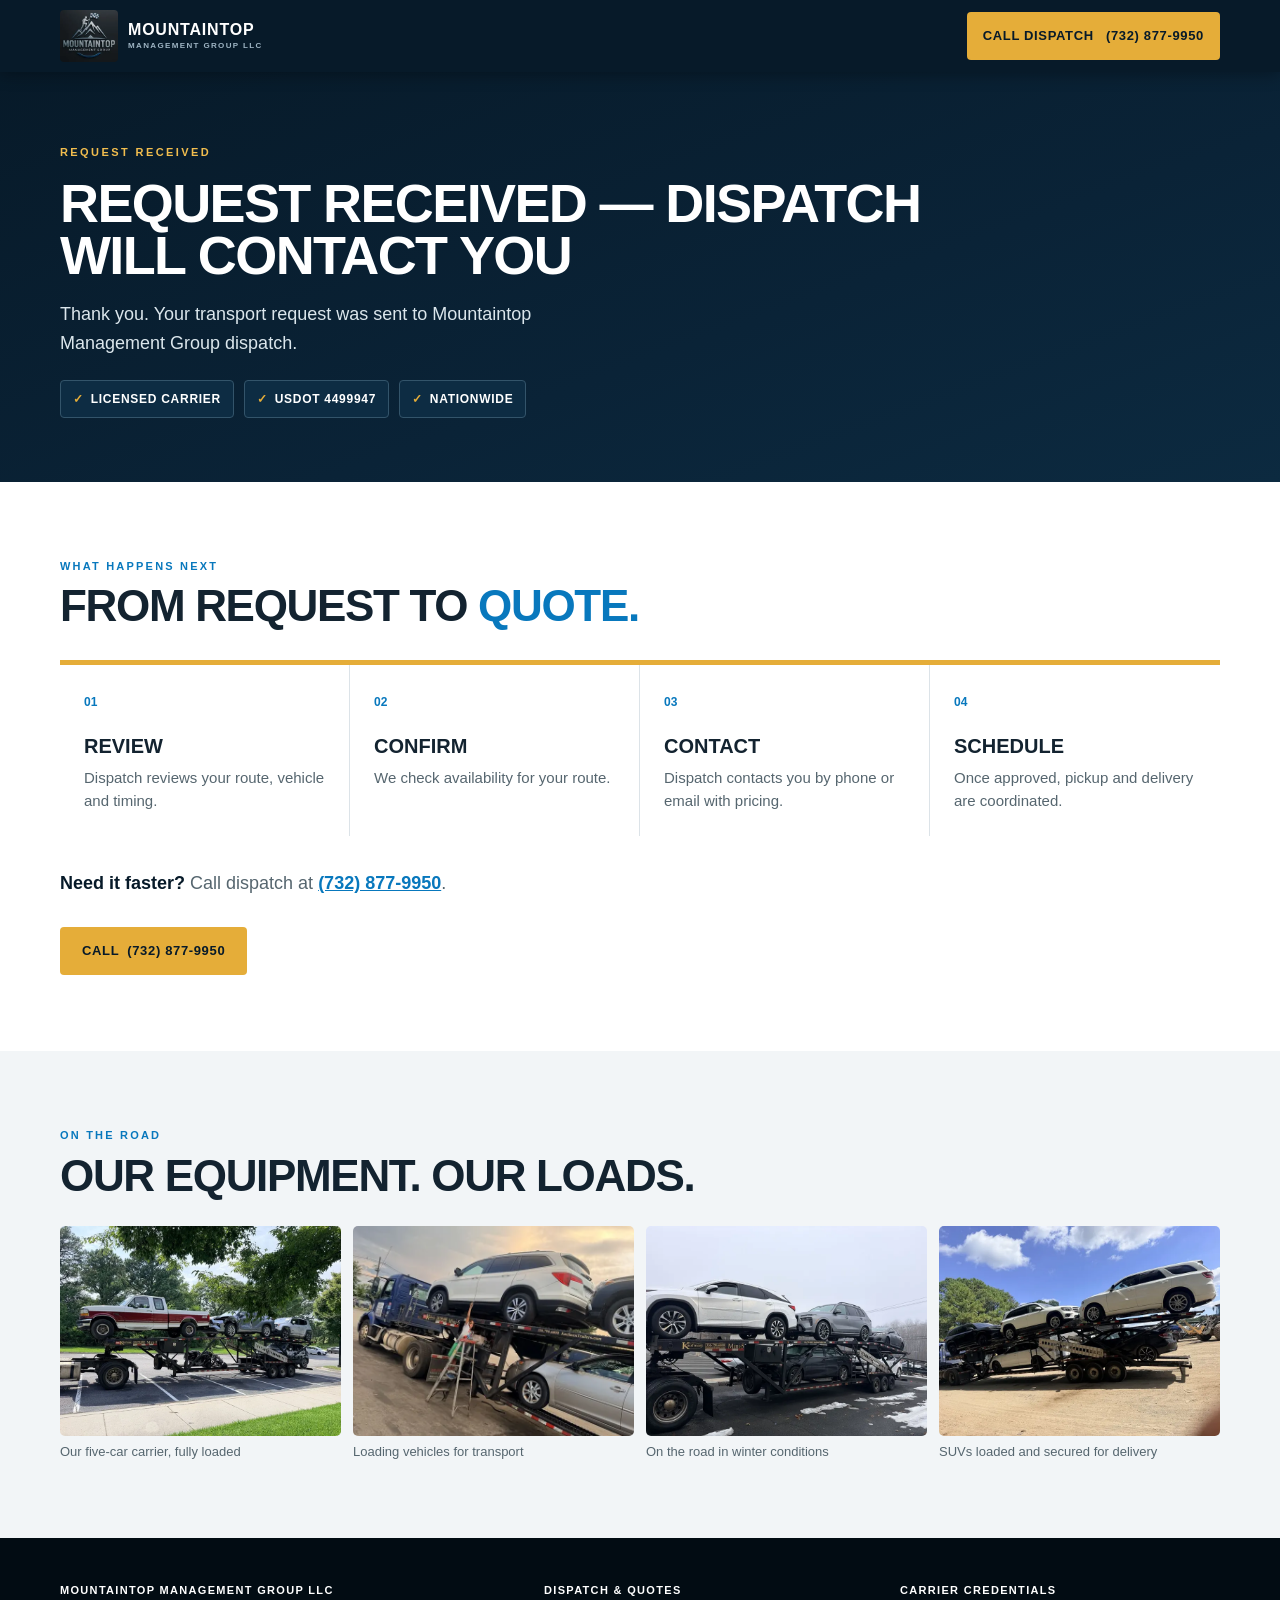
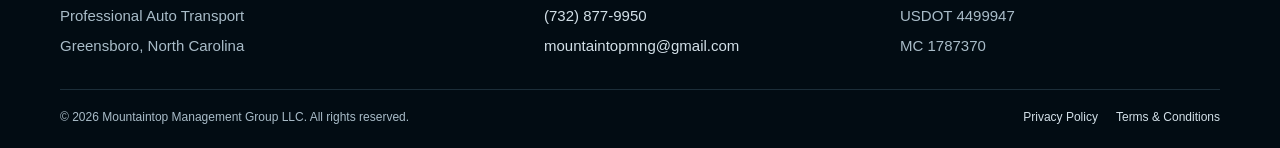
<file: thank-you.html>
<!doctype html>
<html lang="en-US">
<head>
<meta charset="utf-8">
<meta name="viewport" content="width=device-width,initial-scale=1,viewport-fit=cover">
<title>Request Received | Mountaintop Management Group</title>
<meta name="description" content="Your transport quote request was received. Mountaintop dispatch will review your route and contact you.">
<meta name="robots" content="noindex, follow">
<link rel="canonical" href="https://mountaintopmgmtg.com/thank-you">
<link rel="icon" href="/images/logo.jpg">
<script src="/assets/config.js"></script>
<!-- Google Tag Manager (ID is set in /assets/config.js) -->
<script>window.dataLayer=window.dataLayer||[];(function(w,d,s,l,i){if(!i||/X{4}/.test(i))return;w[l].push({'gtm.start':new Date().getTime(),event:'gtm.js'});var f=d.getElementsByTagName(s)[0],j=d.createElement(s);j.async=true;j.src='https://www.googletagmanager.com/gtm.js?id='+i;f.parentNode.insertBefore(j,f);})(window,document,'script','dataLayer',(window.MTMG_CONFIG||{}).GTM_ID);</script>
<!-- End Google Tag Manager -->
<link rel="stylesheet" href="/assets/lp.css">
<script type="application/ld+json">{"@context":"https://schema.org","@type":"MovingCompany","name":"Mountaintop Management Group LLC","description":"Professional auto transport","url":"https://mountaintopmgmtg.com/","logo":"https://mountaintopmgmtg.com/images/logo.jpg","image":"https://mountaintopmgmtg.com/images/carrier-loaded.jpg","telephone":"+1-732-877-9950","email":"mountaintopmng@gmail.com","address":{"@type":"PostalAddress","addressLocality":"Greensboro","addressRegion":"NC","addressCountry":"US"},"areaServed":{"@type":"Country","name":"United States"},"identifier":[{"@type":"PropertyValue","propertyID":"USDOT","value":"4499947"},{"@type":"PropertyValue","propertyID":"MC","value":"1787370"}]}</script>
</head>
<body>
<!-- Google Tag Manager (noscript): replace GTM-XXXXXXX with the real container ID -->
<noscript><iframe src="https://www.googletagmanager.com/ns.html?id=GTM-XXXXXXX" height="0" width="0" style="display:none;visibility:hidden"></iframe></noscript>
<!-- End Google Tag Manager (noscript) -->
<a class="skip" href="#main">Skip to content</a>
<header class="lp-header"><div class="wrap">
<div class="brand"><img src="/images/logo-160.webp" width="58" height="52" alt="Mountaintop Management Group logo"><span class="brandtext">MOUNTAINTOP<small>MANAGEMENT GROUP LLC</small></span></div>
<a class="btn gold call-btn js-tel" data-loc="header" href="tel:+17328779950"><span class="hide-sm">Call Dispatch&nbsp;</span><span class="js-phone">(732) 877-9950</span></a>
</div></header>
<main id="main">
<section class="hero ty-hero"><div class="wrap">
<div class="eyebrow">REQUEST RECEIVED</div>
<h1>Request Received — Dispatch Will Contact You</h1>
<p class="sub">Thank you. Your transport request was sent to Mountaintop Management Group dispatch.</p>
<ul class="chips" aria-label="Carrier details"><li>Licensed Carrier</li><li>USDOT 4499947</li><li>Nationwide</li></ul>
</div></section>
<section class="sec" aria-labelledby="next-h"><div class="wrap">
<div class="label">What Happens Next</div><h2 class="title" id="next-h">From request to <span class="blue" style="color:var(--blue)">quote.</span></h2>
<div class="steps"><div class="stepbox"><b>01</b><h3>Review</h3><p>Dispatch reviews your route, vehicle and timing.</p></div><div class="stepbox"><b>02</b><h3>Confirm</h3><p>We check availability for your route.</p></div><div class="stepbox"><b>03</b><h3>Contact</h3><p>Dispatch contacts you by phone or email with pricing.</p></div><div class="stepbox"><b>04</b><h3>Schedule</h3><p>Once approved, pickup and delivery are coordinated.</p></div></div>
<p class="copy" style="margin-top:32px;font-size:18px"><strong style="color:var(--navy)">Need it faster?</strong> Call dispatch at <a class="js-tel" data-loc="thank-you" href="tel:+17328779950" style="color:var(--blue);font-weight:800"><span class="js-phone">(732) 877-9950</span></a>.</p>
<div class="ty-actions"><a class="btn gold js-tel" data-loc="thank-you" href="tel:+17328779950">Call <span class="js-phone">(732) 877-9950</span></a></div>
</div></section>
<section class="sec gallery" aria-labelledby="eq-h"><div class="wrap">
<div class="label">On the Road</div><h2 class="title" id="eq-h">Our equipment. Our loads.</h2>
<div class="ty-gallery"><figure><img src="/images/carrier-loaded-800.webp" srcset="/images/carrier-loaded-800.webp 800w, /images/carrier-loaded.webp 1300w" sizes="(max-width:500px) 100vw, (max-width:860px) 50vw, 25vw" width="1300" height="975" alt="Our five-car carrier, fully loaded" loading="lazy" decoding="async"><figcaption>Our five-car carrier, fully loaded</figcaption></figure><figure><img src="/images/carrier-loading-800.webp" srcset="/images/carrier-loading-800.webp 600w, /images/carrier-loading.webp 975w" sizes="(max-width:500px) 100vw, (max-width:860px) 50vw, 25vw" width="975" height="1300" alt="Loading vehicles for transport" loading="lazy" decoding="async"><figcaption>Loading vehicles for transport</figcaption></figure><figure><img src="/images/carrier-winter-800.webp" srcset="/images/carrier-winter-800.webp 800w, /images/carrier-winter.webp 1300w" sizes="(max-width:500px) 100vw, (max-width:860px) 50vw, 25vw" width="1300" height="975" alt="On the road in winter conditions" loading="lazy" decoding="async"><figcaption>On the road in winter conditions</figcaption></figure><figure><img src="/images/carrier-suvs-800.webp" srcset="/images/carrier-suvs-800.webp 800w, /images/carrier-suvs.webp 1300w" sizes="(max-width:500px) 100vw, (max-width:860px) 50vw, 25vw" width="1300" height="975" alt="SUVs loaded and secured for delivery" loading="lazy" decoding="async"><figcaption>SUVs loaded and secured for delivery</figcaption></figure></div></div></section>
</main>
<footer class="lp-footer"><div class="wrap footergrid">
<div><b>MOUNTAINTOP MANAGEMENT GROUP LLC</b><span>Professional Auto Transport</span><span>Greensboro, North Carolina</span></div>
<div><b>DISPATCH &amp; QUOTES</b><a class="js-tel" data-loc="footer" href="tel:+17328779950"><span class="js-phone">(732) 877-9950</span></a><a class="js-email" href="mailto:mountaintopmng@gmail.com">mountaintopmng@gmail.com</a></div>
<div><b>CARRIER CREDENTIALS</b><span>USDOT 4499947</span><span>MC 1787370</span></div>
</div>
<div class="wrap legal"><span>© <span class="js-year">2026</span> Mountaintop Management Group LLC. All rights reserved.</span><nav aria-label="Legal"><a href="/privacy-policy">Privacy Policy</a><a href="/terms-and-conditions">Terms &amp; Conditions</a></nav></div>
</footer>
<script src="/assets/lp.js" defer></script>
</body>
</html>
</file>
<file: assets/lp.css>
/* Mountaintop landing pages: shared styles (matches homepage branding) */
*{box-sizing:border-box}
html{scroll-behavior:smooth;-webkit-text-size-adjust:100%}
body{margin:0;font-family:-apple-system,BlinkMacSystemFont,"Segoe UI",Arial,sans-serif;color:#132330;background:#fff;line-height:1.5}
:root{--navy:#071a29;--navy2:#0c2a40;--field:#0d2c43;--blue:#0878bd;--sky:#49b9f1;--gold:#e5ad39;--muted:#56666f;--line:#dce3e8}
img{max-width:100%;height:auto;display:block}
h1,h2,h3{margin-top:0;text-transform:uppercase}
.wrap{width:min(1160px,calc(100% - 32px));margin:auto}
.sr{position:absolute!important;width:1px;height:1px;padding:0;margin:-1px;overflow:hidden;clip:rect(0,0,0,0);white-space:nowrap;border:0}
.skip{position:absolute;left:-9999px;top:8px;z-index:99;background:#fff;color:var(--navy);padding:10px 14px;font-weight:800}
.skip:focus{left:16px}
a:focus-visible,button:focus-visible,summary:focus-visible,input:focus-visible,select:focus-visible,textarea:focus-visible{outline:3px solid var(--gold);outline-offset:2px}

/* Buttons */
.btn{display:inline-flex;align-items:center;justify-content:center;gap:8px;min-height:48px;padding:12px 22px;border-radius:4px;text-decoration:none;font:inherit;font-size:13px;font-weight:900;letter-spacing:.05em;text-transform:uppercase;border:0;cursor:pointer;line-height:1.2;text-align:center}
.gold{background:var(--gold);color:var(--navy)}.gold:hover{background:#f0bd52}
.outline{border:1px solid #a9bdca;color:#fff;background:transparent}.outline:hover{border-color:#fff}
.btn.block{width:100%}
.btn[disabled]{opacity:.7;cursor:wait}

/* Header */
.lp-header{background:var(--navy);position:sticky;top:0;z-index:40;box-shadow:0 2px 16px #0005}
.lp-header .wrap{height:72px;display:flex;align-items:center;justify-content:space-between;gap:12px}
.brand{display:flex;align-items:center;gap:10px;color:#fff;min-width:0}
.brand img{width:58px;height:52px;object-fit:cover;border-radius:4px;flex:none}
.brandtext{font-weight:900;font-size:16px;letter-spacing:.05em;line-height:1.1}
.brandtext small{display:block;font-size:8px;color:#9eb4c3;letter-spacing:.17em;margin-top:4px}
.call-btn{padding:10px 16px;white-space:nowrap}

/* Hero */
.hero{background:linear-gradient(160deg,#071a29 0%,#0a2337 60%,#0c2a40 100%);color:#fff;padding:48px 0 64px}
.hero-grid{display:grid;grid-template-columns:1.05fr .95fr;grid-template-areas:"copy form" "photo form";column-gap:56px;row-gap:28px;align-items:start}
.hero-copy{grid-area:copy}.hero-form{grid-area:form}.hero-photo{grid-area:photo;margin:0}
.eyebrow{font-size:11px;letter-spacing:.22em;font-weight:900;color:#f1bd4e;margin-bottom:16px}
.hero h1{font-size:clamp(36px,4.6vw,58px);line-height:.98;letter-spacing:-.03em;margin-bottom:18px}
.sub{font-size:18px;line-height:1.6;color:#dbe6ec;margin:0 0 22px;max-width:560px}
.chips{list-style:none;margin:0;padding:0;display:flex;flex-wrap:wrap;gap:10px}
.chips li{border:1px solid #33546a;background:#0d2c43;color:#fff;font-size:12px;font-weight:800;letter-spacing:.06em;text-transform:uppercase;padding:9px 12px;border-radius:4px}
.chips li::before{content:"✓";color:var(--gold);margin-right:7px}
.hero-photo img{width:100%;aspect-ratio:16/10;object-fit:cover;border-radius:6px}
.hero-photo figcaption{font-size:12px;color:#9eb4c3;margin-top:8px}

/* Quote form */
.form-card{background:var(--navy2);border-top:5px solid var(--gold);border-radius:6px;padding:28px;box-shadow:0 20px 40px #0006;scroll-margin-top:88px}
.form-card h2{font-size:24px;letter-spacing:-.01em;margin:0 0 4px}
.form-card .hint{color:#b9cad5;font-size:14px;margin:0 0 18px}
.progress{display:flex;gap:8px;margin-bottom:20px;font-size:11px;font-weight:900;letter-spacing:.1em;text-transform:uppercase}
.progress span{flex:1;padding-top:8px;border-top:3px solid #33546a;color:#8ea5b4}
.progress span.on{border-color:var(--gold);color:#fff}
.step{border:0;margin:0;padding:0;min-width:0}
.step[hidden]{display:none}
.row2,.row3{display:grid;gap:14px}.row2{grid-template-columns:1fr 1fr}.row3{grid-template-columns:.8fr 1fr 1fr}
.f{margin-bottom:14px;min-width:0}
.f label{display:block;font-size:11px;letter-spacing:.12em;font-weight:900;color:#c3d2db;text-transform:uppercase;margin-bottom:7px}
.f .opt{font-weight:600;letter-spacing:.04em;text-transform:none;color:#8ea5b4}
.f input,.f select,.f textarea{display:block;width:100%;min-height:50px;padding:13px 14px;background:var(--field);border:1px solid #3d5e73;color:#fff;border-radius:4px;font:inherit;font-size:16px;font-weight:500;color-scheme:dark}
.f textarea{min-height:96px;resize:vertical}
.f select{appearance:none;-webkit-appearance:none;cursor:pointer;padding-right:42px;background-image:url("data:image/svg+xml,%3Csvg xmlns='http://www.w3.org/2000/svg' width='12' height='8' viewBox='0 0 12 8'%3E%3Cpath d='M1 1l5 5 5-5' fill='none' stroke='%23e5ad39' stroke-width='2'/%3E%3C/svg%3E");background-repeat:no-repeat;background-position:right 16px center}
.f select option{background:var(--field);color:#fff}
.f input::placeholder,.f textarea::placeholder{color:#8ea5b4;opacity:1}
.f input:focus,.f select:focus,.f textarea:focus{outline:none;border-color:var(--gold);box-shadow:0 0 0 3px #e5ad3940}
.f input[type=date]::-webkit-calendar-picker-indicator{filter:invert(1);opacity:.8;cursor:pointer}
.f [aria-invalid=true]{border-color:#ff8a80;box-shadow:0 0 0 1px #ff8a80}
.err{color:#ffb4ab;font-size:13px;font-weight:600;margin:6px 0 0;min-height:0}
.err:empty{display:none}
.check{display:flex;align-items:flex-start;gap:10px;font-size:14px;color:#dbe6ec;margin:4px 0 6px;cursor:pointer}
.check input{width:22px;height:22px;margin:0;flex:none;accent-color:var(--gold);cursor:pointer}
.back{background:none;border:0;color:#b9cad5;font:inherit;font-size:14px;font-weight:700;text-decoration:underline;cursor:pointer;padding:12px 0 0;min-height:44px}
.form-status{margin:12px 0 0;font-size:14px;font-weight:700;color:#ffb4ab}
.form-status:empty{display:none}
.micro{font-size:12px;color:#9eb4c3;line-height:1.5;margin:12px 0 0}
.hp{position:absolute;left:-9999px;width:1px;height:1px;overflow:hidden}

/* Sections */
.label{color:var(--blue);font-size:11px;letter-spacing:.2em;font-weight:900;text-transform:uppercase}
.title{font-size:clamp(30px,3.6vw,44px);line-height:1;letter-spacing:-.03em;margin:10px 0 0}
.title .blue,.blue{color:var(--sky)}
.copy{color:var(--muted);line-height:1.7}
.sec{padding:76px 0}
.services{background:var(--navy);color:#fff}
.services .label{color:#efbb4d}
.cards{display:grid;grid-template-columns:repeat(5,1fr);gap:2px;margin-top:32px}
.card{background:var(--navy2);padding:24px;border-top:4px solid #1d4966}
.card.primary{border-top-color:var(--gold)}
.card b{font-size:11px;color:#9eb4c3}
.card h3{font-size:18px;margin:26px 0 8px}
.card p{font-size:14px;color:#b9cad5;line-height:1.6;margin:0}

.gallery{background:#f2f5f7}
.gallery-head{display:flex;justify-content:space-between;align-items:end;gap:24px;margin-bottom:28px}
.gallery-head .copy{max-width:460px;margin:0}
.grid{display:grid;grid-template-columns:1.25fr .75fr .75fr;grid-template-rows:260px 260px;gap:12px}
.grid figure{margin:0;position:relative;overflow:hidden;border-radius:5px;background:#dce3e8}
.grid img{width:100%;height:100%;object-fit:cover}
.grid figcaption{position:absolute;left:0;right:0;bottom:0;padding:24px 14px 10px;background:linear-gradient(transparent,#071a29d9);color:#fff;font-size:13px;font-weight:700}
.grid .big{grid-row:1/3}.grid .wide{grid-column:2/4}

.steps{display:grid;grid-template-columns:repeat(4,1fr);border-top:5px solid var(--gold);margin-top:32px}
.stepbox{padding:24px;border-right:1px solid var(--line)}
.stepbox:last-child{border-right:0}
.stepbox b{color:var(--blue);font-size:12px}
.stepbox h3{margin:18px 0 6px;font-size:20px}
.stepbox p{color:var(--muted);font-size:15px;margin:0}

.why{display:grid;grid-template-columns:1.08fr .92fr;min-height:520px}
.why-photo{margin:0}.why-photo img{width:100%;height:100%;object-fit:cover}
.why-copy{background:var(--blue);color:#fff;padding:64px 7vw}
.why-copy .label{color:#d9f2ff}
.reason{border-top:1px solid #ffffff4a;padding:18px 0;display:grid;grid-template-columns:38px 1fr;gap:14px}
.reason:first-of-type{margin-top:28px}
.reason>b{color:#d9f2ff}
.reason h3{margin:0 0 5px;font-size:18px}
.reason p{margin:0;color:#eaf7fd;font-size:15px;line-height:1.55}
.reason a{color:#fff;font-weight:800}

.faq details{max-width:860px}
.faq details{border-bottom:1px solid var(--line)}
.faq details:first-of-type{border-top:1px solid var(--line);margin-top:28px}
.faq summary{list-style:none;cursor:pointer;padding:20px 40px 20px 0;font-weight:800;font-size:18px;position:relative;color:var(--navy)}
.faq summary::-webkit-details-marker{display:none}
.faq summary::after{content:"+";position:absolute;right:6px;top:50%;transform:translateY(-50%);font-size:26px;color:var(--blue);font-weight:700}
.faq details[open] summary::after{content:"–"}
.faq details p{margin:0 0 20px;color:var(--muted);line-height:1.7;font-size:16px}

.cta-band{background:var(--navy);color:#fff;padding:64px 0}
.cta-band .wrap{display:flex;justify-content:space-between;align-items:center;gap:28px;flex-wrap:wrap}
.cta-band .label{color:#efbb4d}
.cta-band p{color:#b9cad5;margin:12px 0 0;max-width:560px}
.cta-actions{display:flex;gap:12px;flex-wrap:wrap}

.reviews{background:#eef5f8}

/* Footer */
.lp-footer{background:#020c13;color:#a9bcc8;padding:44px 0 22px;font-size:15px}
.footergrid{display:grid;grid-template-columns:1.4fr 1fr 1fr;gap:36px}
.footergrid>div{display:flex;flex-direction:column;gap:7px}
.footergrid b{color:#fff;font-size:11px;letter-spacing:.12em}
.lp-footer a{color:#d3e0e8;text-decoration:none}.lp-footer a:hover{color:#fff;text-decoration:underline}
.legal{border-top:1px solid #1c2e39;margin-top:32px;padding-top:18px;font-size:12px;display:flex;justify-content:space-between;flex-wrap:wrap;gap:10px}
.legal nav{display:flex;gap:18px}

/* Mobile sticky bar */
.sticky-cta{display:none}

/* Thank-you */
.ty-hero{padding:72px 0 64px}
.ty-hero h1{font-size:clamp(34px,4.4vw,54px);max-width:900px}
.ty-actions{display:flex;gap:12px;flex-wrap:wrap;margin-top:28px}
.ty-gallery{display:grid;grid-template-columns:repeat(4,1fr);gap:12px;margin-top:28px}
.ty-gallery figure{margin:0}.ty-gallery img{width:100%;aspect-ratio:4/3;object-fit:cover;border-radius:5px}
.ty-gallery figcaption{font-size:13px;color:var(--muted);margin-top:6px}

@media(max-width:980px){
  .cards{grid-template-columns:repeat(3,1fr)}
  .hero-grid{column-gap:32px}
}
@media(max-width:860px){
  .hero{padding:28px 0 44px}
  .hero-grid{grid-template-columns:1fr;grid-template-areas:"copy" "form" "photo";row-gap:22px}
  .sub{font-size:16px;margin-bottom:16px}
  .why{grid-template-columns:1fr}.why-photo img{max-height:380px}
  .why-copy{padding:52px 22px}
  .footergrid{grid-template-columns:1fr;gap:24px}
  .ty-gallery{grid-template-columns:1fr 1fr}
}
@media(max-width:760px){
  .lp-header .wrap{height:64px}
  .brand img{width:50px;height:44px}
  .brandtext{font-size:14px}.brandtext small{font-size:7px}
  .call-btn .hide-sm{display:none}
  .call-btn{padding:10px 12px;font-size:13px;min-height:44px}
  .hero h1{font-size:34px;margin-bottom:12px}
  .eyebrow{margin-bottom:10px;font-size:10px}
  .chips{gap:6px}.chips li{font-size:10px;padding:7px 9px}
  .form-card{padding:22px 18px}
  .sec{padding:56px 0}
  .title{font-size:30px}
  .cards{grid-template-columns:1fr 1fr}
  .grid{grid-template-columns:1fr 1fr;grid-template-rows:240px 180px 180px}
  .grid .big{grid-column:1/3;grid-row:auto}.grid .wide{grid-column:1/3}
  .steps{grid-template-columns:1fr 1fr}
  .stepbox:nth-child(2){border-right:0}
  .stepbox{border-bottom:1px solid var(--line)}
  .gallery-head{display:block}.gallery-head .copy{margin-top:12px}
  .faq summary{font-size:16px}
  .cta-actions{width:100%}.cta-actions .btn{flex:1}
  .sticky-cta{display:grid;grid-template-columns:1fr 1fr;gap:8px;position:fixed;left:0;right:0;bottom:0;z-index:50;padding:10px 12px calc(10px + env(safe-area-inset-bottom));background:#071a29f2;box-shadow:0 -6px 18px #0006;transition:transform .2s ease}
  .sticky-cta.off{transform:translateY(110%)}
  .sticky-cta .btn{min-height:50px}
  body.has-sticky{padding-bottom:76px}
}
@media(max-width:500px){
  .row2,.row3{grid-template-columns:1fr;gap:0}
  .row2.keep2{grid-template-columns:1fr 1fr;gap:12px}
  .row3.keep{grid-template-columns:.8fr 1fr;gap:12px}
  .row3.keep .f:last-child{grid-column:1/3}
  .cards{grid-template-columns:1fr}
  .grid{grid-template-columns:1fr;grid-template-rows:240px 200px 200px 200px}
  .grid .big,.grid .wide{grid-column:auto}
  .steps{grid-template-columns:1fr}
  .stepbox{border-right:0}
  .ty-gallery{grid-template-columns:1fr}
}
@media(prefers-reduced-motion:reduce){html{scroll-behavior:auto}.sticky-cta{transition:none}}
.f .check{display:flex;font-size:14px;font-weight:500;letter-spacing:normal;text-transform:none;color:#dbe6ec;margin-bottom:0}
</file>
<file: assets/lp-v2.css>
/* Landing page v2: pulse effects, extra call CTAs, enhanced mobile.
   Loaded only on pages with <body class="v2">. */

/* ---------- Pulse animations (transform/opacity only, so they stay smooth) ---------- */
@keyframes mt-pulse{0%,100%{transform:scale(1)}50%{transform:scale(1.07)}}
@keyframes mt-glow{0%,100%{opacity:0}50%{opacity:1}}
@keyframes mt-card{0%,100%{opacity:.35}50%{opacity:1}}
@keyframes mt-wiggle{0%,82%,100%{transform:rotate(0)}85%{transform:rotate(-14deg)}88%{transform:rotate(12deg)}91%{transform:rotate(-10deg)}94%{transform:rotate(6deg)}}

/* The whole button grows and shrinks, with a soft glow at its largest */
.v2 .pulse{position:relative;isolation:isolate;animation:mt-pulse 1.6s ease-in-out infinite;will-change:transform}
.v2 .pulse::after{content:"";position:absolute;inset:0;border-radius:inherit;box-shadow:0 0 22px 4px #e5ad39aa;animation:mt-glow 1.6s ease-in-out infinite;z-index:-1;pointer-events:none}
.v2 .pulse:hover{animation-play-state:paused}
.v2 .ico{width:18px;height:18px;flex:none;fill:currentColor}
.v2 .pulse .ico{animation:mt-wiggle 2.6s ease-in-out infinite;transform-origin:50% 60%}

/* 1. Header call button */
.v2 .call-btn{gap:8px;font-size:14px}

/* 2. Quote form: continuous glowing gold border */
.v2 .form-card{position:relative;border-top:0;border-radius:10px;box-shadow:0 20px 40px #0006}
.v2 .form-card::before{content:"";position:absolute;inset:-3px;border-radius:13px;border:3px solid var(--gold);box-shadow:0 0 28px 4px #e5ad3966,inset 0 0 18px #e5ad3926;animation:mt-card 2.2s ease-in-out infinite;pointer-events:none}
.v2 .form-card>*{position:relative}
.v2 .form-call{display:flex;align-items:center;gap:8px;margin:-6px 0 18px;padding:10px 12px;border-radius:6px;background:#071a29;border:1px dashed #3d5e73;color:#dbe6ec;font-size:14px;text-decoration:none}
.v2 .form-call strong{color:var(--gold);white-space:nowrap}
.v2 .form-call .ico{fill:var(--gold)}
.v2 .form-trust{display:flex;justify-content:center;gap:14px;flex-wrap:wrap;margin-top:12px;font-size:12px;color:#9eb4c3;font-weight:700;letter-spacing:.04em}
.v2 .form-trust span::before{content:"✓ ";color:var(--gold)}

/* Number of vehicles as tap buttons */
.v2 .seg{display:grid;grid-template-columns:repeat(5,1fr);gap:8px;border:0;margin:0 0 20px;padding:0}
.v2 .seg legend{display:block;font-size:11px;letter-spacing:.12em;font-weight:900;color:#c3d2db;text-transform:uppercase;margin-bottom:7px;padding:0}
.v2 .seg input{position:absolute;opacity:0;width:1px;height:1px}
.v2 .seg label{display:flex;align-items:center;justify-content:center;min-height:50px;border:1px solid #3d5e73;border-radius:4px;background:var(--field);color:#fff;font-size:17px;font-weight:800;cursor:pointer;margin:0;letter-spacing:normal;text-transform:none}
.v2 .seg input:checked+label{background:var(--gold);border-color:var(--gold);color:var(--navy)}
.v2 .seg input:focus-visible+label{outline:3px solid var(--gold);outline-offset:2px}

/* 3. More call CTAs */
.v2 .hero-call{display:flex;flex-wrap:wrap;align-items:center;gap:12px 16px;margin-top:24px}
.v2 .btn-call{background:transparent;color:#fff;border:2px solid var(--gold);font-size:15px;padding:12px 20px;min-height:54px}
.v2 .btn-call .ico{fill:var(--gold)}
.v2 .btn-call:hover{background:#e5ad391a}
.v2 .hero-call small{color:#b9cad5;font-size:13px}
.v2 .strip{background:var(--gold);color:var(--navy)}
.v2 .strip .wrap{display:flex;align-items:center;justify-content:space-between;gap:16px 24px;flex-wrap:wrap;padding:22px 0}
.v2 .strip p{margin:0;font-size:20px;font-weight:900;text-transform:uppercase;letter-spacing:-.01em;line-height:1.2}
.v2 .strip p small{display:block;font-size:14px;font-weight:600;text-transform:none;letter-spacing:normal;margin-top:4px;color:#20323f}
.v2 .strip .acts{display:flex;gap:10px;flex-wrap:wrap}
.v2 .btn-dark{background:var(--navy);color:#fff}.v2 .btn-dark .ico{fill:var(--gold)}
.v2 .btn-dark:hover{background:#0c2a40}
.v2 .btn-line{border:2px solid var(--navy);color:var(--navy);background:transparent}
.v2 .strip .pulse::after{box-shadow:0 0 18px 3px #071a2980}
.v2 .why-copy .btn{margin-top:22px}
.v2 .faq-call{margin-top:26px;display:flex;align-items:center;gap:14px;flex-wrap:wrap;color:var(--muted)}

/* Floating call button (desktop) / bottom bar (mobile) */
.v2 .sticky-cta{display:flex;position:fixed;right:24px;bottom:24px;z-index:50;transition:transform .25s ease,opacity .25s ease}
.v2 .sticky-cta .sc-quote{display:none}
.v2 .sticky-cta .sc-call{border-radius:40px;padding:14px 22px;box-shadow:0 10px 26px #0007;font-size:14px}
.v2 .sticky-cta.off{transform:translateY(140%);opacity:0;pointer-events:none}

@media(max-width:760px){
  .v2 .call-btn{padding:10px 14px;font-size:14px}
  .v2 .hero{padding:20px 0 36px}
  .v2 .hero h1{font-size:30px;margin-bottom:10px}
  .v2 .sub{font-size:15px;line-height:1.5;margin-bottom:12px}
  .v2 .chips{flex-wrap:nowrap;overflow-x:auto;scrollbar-width:none;-webkit-overflow-scrolling:touch}
  .v2 .chips::-webkit-scrollbar{display:none}
  .v2 .chips li{white-space:nowrap}
  .v2 .hero-call{margin-top:16px}
  .v2 .hero-call .btn-call{width:100%}
  .v2 .hero-call small{width:100%;text-align:center;margin-top:-4px}
  .v2 .form-card{padding:22px 16px}
  .v2 .form-card h2{font-size:22px}
  .v2 .seg{gap:6px}
  .v2 .sec{padding:48px 0}
  .v2 .strip .wrap{padding:20px 0}
  .v2 .strip p{font-size:18px}
  .v2 .strip .acts{width:100%;display:grid;grid-template-columns:1fr 1fr}
  .v2 .strip .acts .btn{padding:12px 10px}
  /* Services and gallery become swipeable rows to keep the page short */
  .v2 .cards{display:flex;overflow-x:auto;scroll-snap-type:x mandatory;gap:10px;margin-right:-16px;padding-right:16px;scrollbar-width:none}
  .v2 .cards::-webkit-scrollbar,.v2 .grid::-webkit-scrollbar{display:none}
  .v2 .card{flex:0 0 78%;scroll-snap-align:start;border-radius:4px}
  .v2 .grid{display:flex;overflow-x:auto;scroll-snap-type:x mandatory;gap:10px;margin-right:-16px;padding-right:16px;scrollbar-width:none}
  .v2 .grid figure{flex:0 0 82%;height:240px;scroll-snap-align:start}
  .v2 .swipe-hint{display:block;font-size:12px;font-weight:700;color:var(--muted);margin-top:10px}
  .v2 .services .swipe-hint{color:#9eb4c3}
  /* Bottom bar: call is always visible; quote button hides while the form is on screen */
  .v2 .sticky-cta{left:0;right:0;bottom:0;display:grid;grid-template-columns:1.35fr 1fr;gap:8px;padding:10px 12px calc(10px + env(safe-area-inset-bottom));background:#071a29f5;box-shadow:0 -6px 18px #0006}
  .v2 .sticky-cta .sc-quote{display:inline-flex}
  .v2 .sticky-cta .sc-call{border-radius:4px;padding:12px 10px;font-size:14px;box-shadow:none}
  .v2 .sticky-cta.off{transform:none;opacity:1;pointer-events:auto}
  .v2 .sticky-cta.form-on{grid-template-columns:1fr}
  .v2 .sticky-cta.form-on .sc-quote{display:none}
}
.swipe-hint{display:none}
@media(prefers-reduced-motion:reduce){
  .v2 .pulse,.v2 .pulse::after,.v2 .pulse .ico,.v2 .form-card::before{animation:none}
  .v2 .form-card::before{opacity:1}
}
.v2 .hero-copy,.v2 .hero-form,.v2 .hero-photo{min-width:0}
body.v2{overflow-x:clip}
.v2 .js-phone{white-space:nowrap}
@media(max-width:760px){.v2 .strip .lbl,.v2 .sc-call .lbl{display:none}.v2 .strip .acts .btn,.v2 .sc-call{font-size:15px}}
@keyframes mt-pulse-sm{0%,100%{transform:scale(1)}50%{transform:scale(1.04)}}
@media(max-width:760px){.v2 .lp-header .pulse{animation-name:mt-pulse-sm;transform-origin:right center}}
</file>
